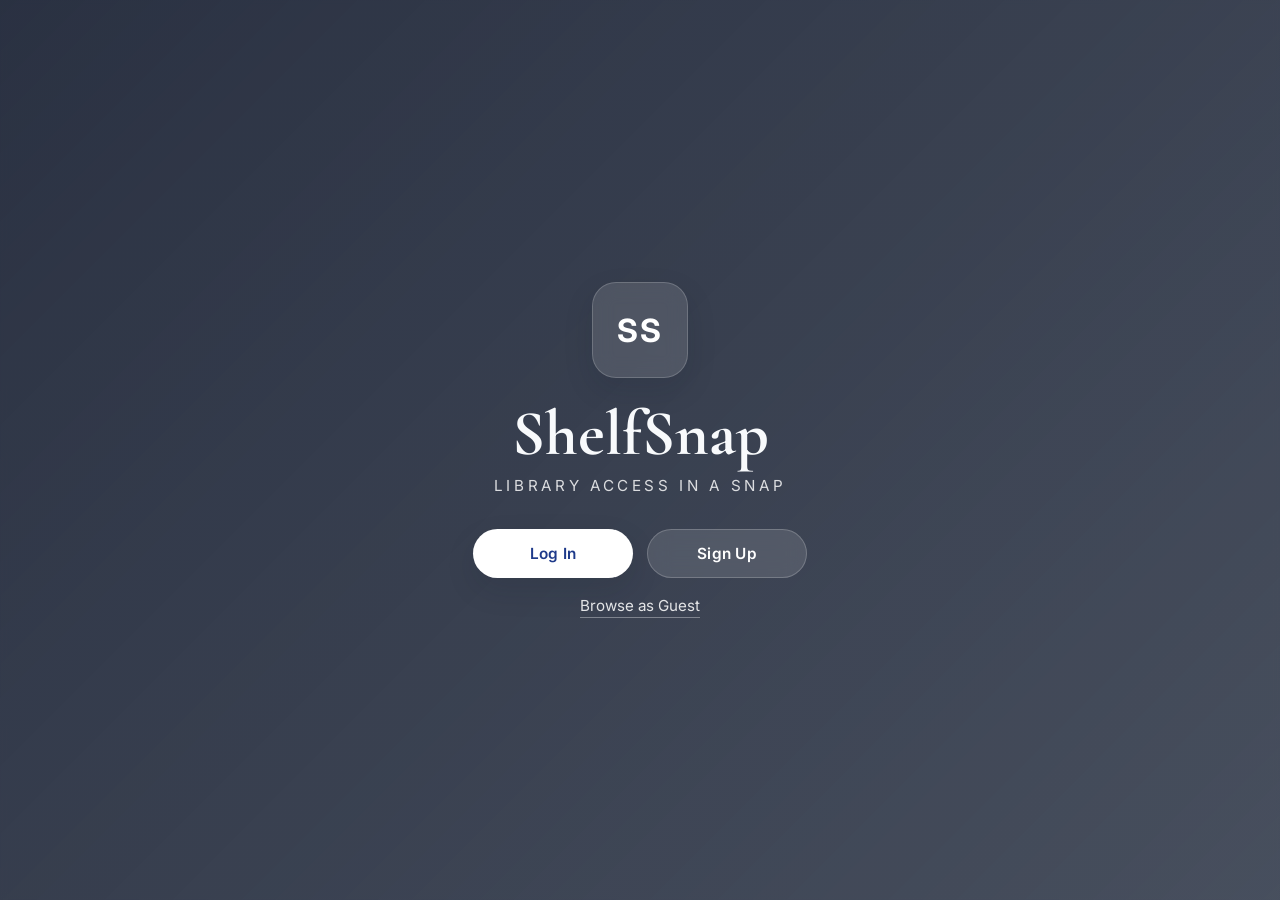
<file: index.html>
<!DOCTYPE html>
<html lang="en">
<head>
  <meta charset="UTF-8" />
  <meta name="viewport" content="width=device-width, initial-scale=1.0" />
  <title>ShelfSnap</title>

  <link rel="preconnect" href="https://fonts.googleapis.com" />
  <link rel="preconnect" href="https://fonts.gstatic.com" crossorigin />
  <link
    href="https://fonts.googleapis.com/css2?family=Cormorant+Garamond:wght@600;700&family=Inter:wght@400;500;600;700&display=swap"
    rel="stylesheet"
  />

  <link rel="stylesheet" href="style.css" />
</head>
<body>
  <!-- LANDING PAGE -->
  <section class="page active" id="landingPage">
    <div class="overlay"></div>

    <div class="landing-shell">
      <div class="brand-badge">SS</div>

      <h1 class="brand-title">ShelfSnap</h1>
      <p class="brand-subtitle">library access in a snap</p>

      <div class="landing-actions">
        <button type="button" class="primary-btn" onclick="showPage('loginPage')">Log In</button>
        <button type="button" class="secondary-btn" onclick="showPage('signupPage')">Sign Up</button>
      </div>

      <a href="#" class="guest-link">Browse as Guest</a>
    </div>
  </section>

  <!-- LOGIN PAGE -->
  <section class="page" id="loginPage">
    <div class="overlay"></div>

    <div class="auth-page">
      <a href="#" class="back-link" onclick="showPage('landingPage'); return false;">&#8592;</a>

      <div class="auth-brand">
        <span class="auth-brand-label">Library Management Portal</span>
        <h1>ShelfSnap</h1>
        <p>Sign in to continue to your account</p>
      </div>

      <div class="auth-card login-card">
        <div class="card-header">
          <h2>Welcome Back</h2>
          <p>Access your library dashboard securely.</p>
        </div>

        <form class="auth-form" onsubmit="checkLogin(event)">
          <div class="input-group">
            <label for="loginEmail">Email</label>
            <input type="email" id="loginEmail" placeholder="Enter your email" required />
          </div>

          <div class="input-group">
            <label for="loginPassword">Password</label>
            <input type="password" id="loginPassword" placeholder="Enter your password" required />
          </div>

          <div id="loginError" class="error-message">Invalid email or password.</div>

          <div class="form-row">
            <label class="checkbox-inline">
              <input type="checkbox" id="rememberMe" />
              <span>Remember me</span>
            </label>

            <a href="#" class="text-link">Forgot password?</a>
          </div>

          <button type="submit" class="submit-btn">Log In</button>
        </form>
      </div>
    </div>
  </section>

  <!-- SIGNUP PAGE -->
  <section class="page" id="signupPage">
    <div class="signup-layout">
      <div class="signup-visual">
        <div class="overlay"></div>

        <a href="#" class="back-link visual-back" onclick="showPage('landingPage'); return false;">&#8592;</a>

        <div class="signup-visual-content">
          <span class="auth-brand-label">Create your account</span>
          <h1>ShelfSnap</h1>
          <p>
            Join the platform and get organized access to borrowing, catalog browsing,
            and account services.
          </p>
        </div>
      </div>

      <div class="signup-panel">
        <div class="auth-card signup-card">
          <div class="card-header">
            <h2>Create Account</h2>
            <p>Fill in your details to register.</p>
          </div>

          <form id="signupForm" class="auth-form" onsubmit="checkSignup(event)">
            <div class="input-group">
              <label for="signupUserType">User Type</label>
              <select id="signupUserType" required>
                <option value="" disabled selected>Select user type</option>
                <option value="student">Student</option>
                <option value="admin">Admin</option>
                <option value="faculty">Faculty</option>
                <option value="librarian">Librarian</option>
              </select>
            </div>

            <div class="name-grid">
              <div class="input-group">
                <label for="surname">Surname</label>
                <input type="text" id="surname" placeholder="Enter surname" required />
              </div>

              <div class="input-group">
                <label for="firstname">First Name</label>
                <input type="text" id="firstname" placeholder="Enter first name" required />
              </div>

              <div class="input-group full-width">
                <label for="middlename">Middle Name</label>
                <input type="text" id="middlename" placeholder="Enter middle name (optional)" />
              </div>
            </div>

            <div class="input-group">
              <label for="signupEmail">Email</label>
              <input type="email" id="signupEmail" placeholder="Enter your email" required />
            </div>

            <div class="input-group">
              <label for="signupPassword">Password</label>
              <input type="password" id="signupPassword" placeholder="Create password" required />
            </div>

            <div class="input-group">
              <label for="signupRePassword">Confirm Password</label>
              <input type="password" id="signupRePassword" placeholder="Re-enter password" required />
            </div>

            <div id="emailError" class="error-message">Email is already taken.</div>
            <div id="passwordError" class="error-message">Passwords do not match.</div>

            <div class="checkbox-stack">
              <label class="checkbox-inline">
                <input type="checkbox" id="termsCheck" />
                <span>I have read and agree to the Terms of Service</span>
              </label>

              <label class="checkbox-inline">
                <input type="checkbox" id="privacyCheck" required />
                <span>I agree to the Data Privacy Policy</span>
              </label>
            </div>

            <button type="submit" class="submit-btn">Create Account</button>
          </form>
        </div>
      </div>
    </div>
  </section>

  <!-- TERMS MODAL -->
  <div class="modal-overlay" id="termsModal">
    <div class="terms-modal">
      <button class="close-modal" type="button" onclick="closeModal('termsModal')">&times;</button>

      <div class="modal-header">
        <h3>Terms of Service</h3>
        <p>Please review the terms before continuing.</p>
      </div>

      <div class="terms-content">
        <p><strong>1. User Eligibility</strong></p>
        <p>
          ShelfSnap is intended for students, faculty, university staff, approved alumni,
          and visitors with limited access. Users must provide accurate information during registration.
        </p>

        <p><strong>2. Appropriate Use</strong></p>
        <p>
          The platform must be used for academic, research, and library-related purposes only.
          Users must not disrupt, misuse, or attempt unauthorized access to the system.
        </p>

        <p><strong>3. Account Responsibility</strong></p>
        <p>
          You are responsible for maintaining the confidentiality of your account credentials
          and for activities performed under your account.
        </p>

        <p><strong>4. Privacy and Data Handling</strong></p>
        <p>
          ShelfSnap may collect and process account information needed to provide library services,
          maintain system security, and improve user experience.
        </p>

        <p><strong>5. Service Access</strong></p>
        <p>
          Access may be limited, suspended, or revoked in cases of policy violations,
          misuse, or administrative restriction.
        </p>
      </div>

      <button class="agree-btn" type="button" onclick="agreeTerms()">Agree and Continue</button>
    </div>
  </div>

  <script src="script.js"></script>
</body>
</html>
</file>
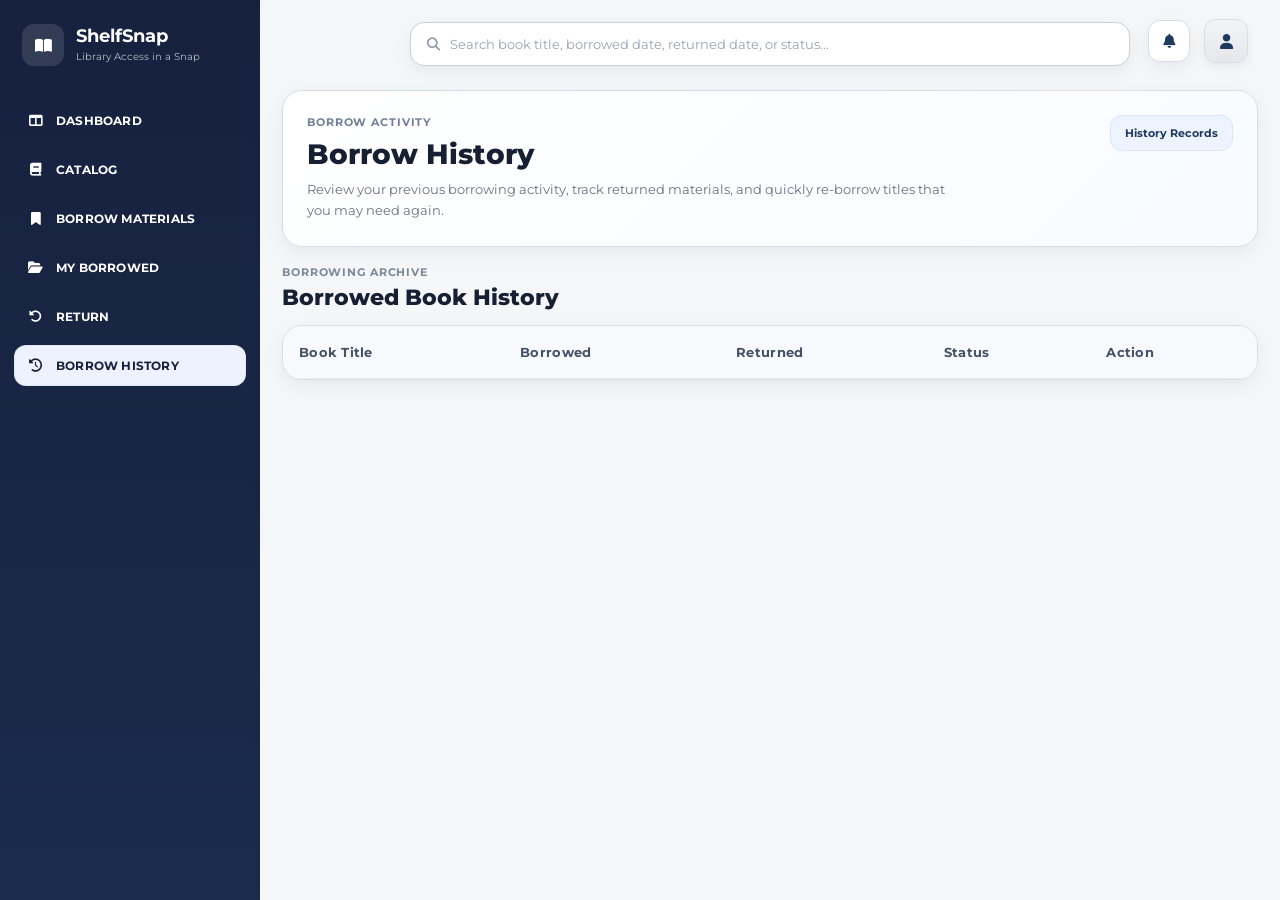
<file: student-borrow-history.html>
<!DOCTYPE html>
<html lang="en">
<head>
  <meta charset="UTF-8" />
  <meta name="viewport" content="width=device-width, initial-scale=1.0" />
  <title>ShelfSnap - Borrow History</title>

  <link rel="preconnect" href="https://fonts.googleapis.com">
  <link rel="preconnect" href="https://fonts.gstatic.com" crossorigin>
  <link
    href="https://fonts.googleapis.com/css2?family=Montserrat:wght@400;500;600;700;800&display=swap"
    rel="stylesheet"
  />
  <link
    rel="stylesheet"
    href="https://cdnjs.cloudflare.com/ajax/libs/font-awesome/6.5.2/css/all.min.css"
  />
  <script src="global.js"></script>
  <link rel="stylesheet" href="student-borrow-history.css" />
</head>
<body>
  <div class="dashboard-layout">
    <aside class="sidebar">
      <div class="brand">
        <div class="brand-logo">
          <i class="fa-solid fa-book-open"></i>
        </div>
        <div class="brand-text">
          <h1>ShelfSnap</h1>
          <p>Library Access in a Snap</p>
        </div>
      </div>

      <nav class="sidebar-nav">
        <a href="student-dashboard.html" class="nav-item">
          <i class="fa-solid fa-table-columns"></i>
          <span>DASHBOARD</span>
        </a>

        <a href="student-catalog.html" class="nav-item">
          <i class="fa-solid fa-book"></i>
          <span>CATALOG</span>
        </a>

        <a href="student-borrow-materials.html" class="nav-item">
          <i class="fa-solid fa-bookmark"></i>
          <span>BORROW MATERIALS</span>
        </a>

        <a href="student-my-borrowed.html" class="nav-item">
          <i class="fa-solid fa-folder-open"></i>
          <span>MY BORROWED</span>
        </a>

        <a href="student-return.html" class="nav-item">
          <i class="fa-solid fa-rotate-left"></i>
          <span>RETURN</span>
        </a>

        <a href="student-borrow-history.html" class="nav-item active">
          <i class="fa-solid fa-clock-rotate-left"></i>
          <span>BORROW HISTORY</span>
        </a>
      </nav>
    </aside>

    <main class="main-content">
      <header class="topbar">
        <div class="search-wrapper">
          <i class="fa-solid fa-magnifying-glass search-icon"></i>
          <input
            type="text"
            id="searchInput"
            placeholder="Search book title, borrowed date, returned date, or status..."
          />
        </div>

        <div class="top-icons">
          <button class="icon-btn" type="button" aria-label="Notifications">
            <i class="fa-solid fa-bell"></i>
            <button class="icon-btn profile-btn" id="profileBtn" type="button" aria-label="Open profile">
  <span class="profile-thumb">
    <i class="fa-solid fa-user"></i>
  </span>
</button>
          </button>

        </div>
      </header>

      <section class="content-area">
        <section class="hero-panel">
          <div class="hero-copy">
            <p class="eyebrow">Borrow Activity</p>
            <h2>Borrow History</h2>
            <p class="hero-description">
              Review your previous borrowing activity, track returned materials,
              and quickly re-borrow titles that you may need again.
            </p>
          </div>

          <div class="hero-badge">
            <span>History Records</span>
          </div>
        </section>

        <section class="history-section">
          <div class="section-header">
            <div>
              <p class="section-label">Borrowing Archive</p>
              <h2>Borrowed Book History</h2>
            </div>
          </div>

          <div class="history-card">
            <div class="history-table-wrap">
              <table class="history-table">
                <thead>
                  <tr>
                    <th>Book Title</th>
                    <th>Borrowed</th>
                    <th>Returned</th>
                    <th>Status</th>
                    <th>Action</th>
                  </tr>
                </thead>

                <tbody id="historyTableBody">
                  <tr class="history-row"
                      data-title="He's Into Her"
                      data-borrowed="3/29/26"
                      data-returned="------"
                      data-status="Return Pending">
                    <td>He's Into Her</td>
                    <td>3/29/26</td>
                    <td>------</td>
                    <td><span class="status-badge pending">Return Pending</span></td>
                    <td><span class="action-placeholder">------</span></td>
                  </tr>

                  <tr class="history-row"
                      data-title="The Great Gatsby"
                      data-borrowed="3/20/26"
                      data-returned="3/21/26"
                      data-status="Returned">
                    <td>The Great Gatsby</td>
                    <td>3/20/26</td>
                    <td>3/21/26</td>
                    <td><span class="status-badge returned">Returned</span></td>
                    <td><button class="reborrow-btn" type="button">Re-borrow</button></td>
                  </tr>

                  <tr class="history-row"
                      data-title="To Kill a Mockingbird"
                      data-borrowed="3/15/26"
                      data-returned="3/20/26"
                      data-status="Returned Late">
                    <td>To Kill a Mockingbird</td>
                    <td>3/15/26</td>
                    <td>3/20/26</td>
                    <td><span class="status-badge returned-late">Returned Late</span></td>
                    <td><button class="reborrow-btn" type="button">Re-borrow</button></td>
                  </tr>

                  <tr class="history-row"
                      data-title="Atomic Habits"
                      data-borrowed="3/07/26"
                      data-returned="3/09/26"
                      data-status="Returned">
                    <td>Atomic Habits</td>
                    <td>3/07/26</td>
                    <td>3/09/26</td>
                    <td><span class="status-badge returned">Returned</span></td>
                    <td><button class="reborrow-btn" type="button">Re-borrow</button></td>
                  </tr>

                  <tr class="history-row"
                      data-title="The Psychology of Money"
                      data-borrowed="2/28/26"
                      data-returned="3/01/26"
                      data-status="Returned">
                    <td>The Psychology of Money</td>
                    <td>2/28/26</td>
                    <td>3/01/26</td>
                    <td><span class="status-badge returned">Returned</span></td>
                    <td><button class="reborrow-btn" type="button">Re-borrow</button></td>
                  </tr>

                  <tr class="history-row"
                      data-title="Rich Dad Poor Dad"
                      data-borrowed="2/20/26"
                      data-returned="2/23/26"
                      data-status="Returned Late">
                    <td>Rich Dad Poor Dad</td>
                    <td>2/20/26</td>
                    <td>2/23/26</td>
                    <td><span class="status-badge returned-late">Returned Late</span></td>
                    <td><button class="reborrow-btn" type="button">Re-borrow</button></td>
                  </tr>

                  <tr class="history-row"
                      data-title="The Hobbit"
                      data-borrowed="2/18/26"
                      data-returned="2/20/26"
                      data-status="Returned">
                    <td>The Hobbit</td>
                    <td>2/18/26</td>
                    <td>2/20/26</td>
                    <td><span class="status-badge returned">Returned</span></td>
                    <td><button class="reborrow-btn" type="button">Re-borrow</button></td>
                  </tr>

                  <tr class="history-row"
                      data-title="Harry Potter and the Sorcerer's Stone"
                      data-borrowed="2/14/26"
                      data-returned="2/15/26"
                      data-status="Returned">
                    <td>Harry Potter and the Sorcerer's Stone</td>
                    <td>2/14/26</td>
                    <td>2/15/26</td>
                    <td><span class="status-badge returned">Returned</span></td>
                    <td><button class="reborrow-btn" type="button">Re-borrow</button></td>
                  </tr>
                </tbody>
              </table>

              <p class="empty-state hidden" id="emptyState">No borrow history found.</p>
            </div>
          </div>
        </section>
      </section>
    </main>
  </div>

  <div class="modal hidden" id="successModal">
    <div class="modal-content">
      <div class="check-icon">
        <i class="fa-solid fa-check"></i>
      </div>
      <p id="modalMessage">Success message here</p>
    </div>
  </div>

  <div class="profile-modal-overlay hidden" id="profileModalOverlay">
  <div class="profile-modal">
    <button class="profile-modal-close" id="closeProfileModal" type="button">&times;</button>

    <div class="profile-modal-header">
      <div>
        <p class="section-label">Student Profile</p>
        <h2>Manage your personal information</h2>
        <p class="profile-modal-subtext">
          Review and update your details without leaving the dashboard.
        </p>
      </div>

      <div class="profile-mini-stats">
        <div class="profile-mini-card">
          <span>Profile Status</span>
          <strong>Active</strong>
        </div>
        <div class="profile-mini-card">
          <span>User Type</span>
          <strong>Student</strong>
        </div>
      </div>
    </div>

    <div class="profile-shell">
      <div class="profile-tabs">
        <button class="tab-btn active" data-tab="personal" type="button">Personal Information</button>
        <button class="tab-btn" data-tab="account" type="button">Account Settings</button>
      </div>

      <div class="tab-panel active" id="personalTab">
        <div class="profile-card">
          <div class="profile-cover"></div>

          <div class="profile-head">
            <div class="profile-avatar">
              <span class="avatar-inner">
                <i class="fa-solid fa-user"></i>
              </span>
            </div>

            <div class="profile-identity">
              <h3>Dela Cruz, Juan S.</h3>
              <p>juandelacruz@example.com</p>
              <span class="profile-badge">Student Account</span>
            </div>
          </div>

          <div class="profile-section">
            <div class="section-heading">
              <p class="section-label">Main Details</p>
              <h3>Personal Information</h3>
            </div>

            <div class="form-grid">
              <div class="input-group">
                <label for="firstName">First Name</label>
                <input id="firstName" type="text" value="Juan" />
              </div>

              <div class="input-group">
                <label for="surname">Surname</label>
                <input id="surname" type="text" value="Dela Cruz" />
              </div>

              <div class="input-group">
                <label for="middleName">Middle Name</label>
                <input id="middleName" type="text" value="Santos" />
              </div>

              <div class="input-group">
                <label for="userType">User Type</label>
                <input id="userType" type="text" value="Student" disabled />
              </div>

              <div class="input-group full">
                <label for="email">Email Address</label>
                <input id="email" type="email" value="juandelacruz@example.com" />
              </div>
            </div>
          </div>

          <div class="profile-actions">
            <button type="button" class="btn btn-secondary" id="cancelProfileBtn">Cancel</button>
            <button type="button" class="btn btn-primary">Save Changes</button>
          </div>
        </div>
      </div>

      <div class="tab-panel" id="accountTab">
        <div class="profile-card">
          <div class="settings-grid">
            <div class="settings-box">
              <p class="section-label">Security</p>
              <h3>Password</h3>
              <p class="settings-text">
                Keep your account secure by updating your password regularly.
              </p>
              <button type="button" class="btn btn-primary small">Change Password</button>
            </div>

            <div class="settings-box">
              <p class="section-label">Preferences</p>
              <h3>Notifications</h3>
              <p class="settings-text">
                Manage alerts related to borrowed books, due dates, and profile activity.
              </p>
              <button type="button" class="btn btn-secondary small">Manage Alerts</button>
            </div>
          </div>
        </div>
      </div>
    </div>
  </div>
</div>

  <script src="student-borrow-history.js"></script>
</body>
</html>
</file>
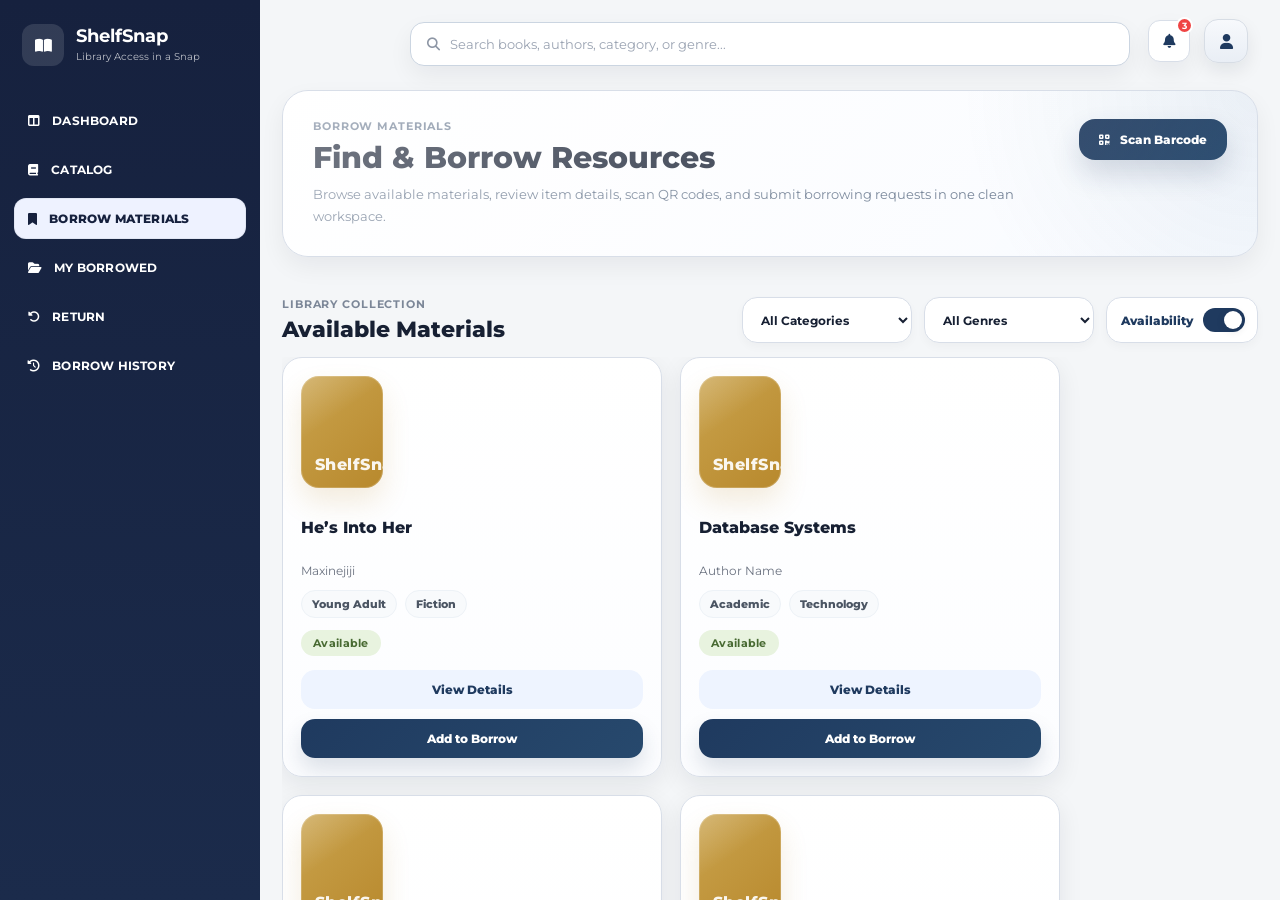
<file: student-borrow-materials.html>
<!DOCTYPE html>
<html lang="en">
<head>
  <meta charset="UTF-8" />
  <meta name="viewport" content="width=device-width, initial-scale=1.0" />
  <title>Borrow Materials - ShelfSnap</title>

  <link rel="preconnect" href="https://fonts.googleapis.com" />
  <link rel="preconnect" href="https://fonts.gstatic.com" crossorigin />
  <link
    href="https://fonts.googleapis.com/css2?family=Montserrat:wght@400;500;600;700;800&display=swap"
    rel="stylesheet"
  />
  <link
    rel="stylesheet"
    href="https://cdnjs.cloudflare.com/ajax/libs/font-awesome/6.5.2/css/all.min.css"
  />
  <script src="global.js"></script>
  <link rel="stylesheet" href="student-borrow-materials.css" />
  <script defer src="student-borrow-materials.js"></script>
</head>
<body>
  <div class="dashboard-layout">
    <aside class="sidebar">
      <div class="brand">
        <div class="brand-logo">
          <i class="fa-solid fa-book-open"></i>
        </div>
        <div class="brand-text">
          <h1>ShelfSnap</h1>
          <p>Library Access in a Snap</p>
        </div>
      </div>

      <nav class="sidebar-nav">
        <a href="student-dashboard.html" class="nav-item">
          <i class="fa-solid fa-table-columns"></i>
          <span>DASHBOARD</span>
        </a>

        <a href="student-catalog.html" class="nav-item">
          <i class="fa-solid fa-book"></i>
          <span>CATALOG</span>
        </a>

        <a href="student-borrow-materials.html" class="nav-item active">
          <i class="fa-solid fa-bookmark"></i>
          <span>BORROW MATERIALS</span>
        </a>

        <a href="student-my-borrowed.html" class="nav-item">
          <i class="fa-solid fa-folder-open"></i>
          <span>MY BORROWED</span>
        </a>

        <a href="student-return.html" class="nav-item">
          <i class="fa-solid fa-rotate-left"></i>
          <span>RETURN</span>
        </a>

        <a href="student-borrow-history.html" class="nav-item">
          <i class="fa-solid fa-clock-rotate-left"></i>
          <span>BORROW HISTORY</span>
        </a>
      </nav>
    </aside>

    <main class="main-content">
      <header class="topbar">
        <div class="search-wrapper">
          <i class="fa-solid fa-magnifying-glass search-icon"></i>
          <input
            type="text"
            id="searchInput"
            placeholder="Search books, authors, category, or genre..."
          />
        </div>

        <div class="top-icons">
          <button class="icon-btn" id="bellBtn" type="button" aria-label="Notifications">
            <i class="fa-solid fa-bell"></i>
            <span class="notif-badge" id="notifCount">3</span>
          </button>

          <div class="profile-wrapper">
            <button class="icon-btn profile-btn" id="profileBtn" type="button" aria-label="Open profile">
              <span class="profile-thumb">
                <i class="fa-solid fa-user"></i>
              </span>
            </button>

            <div class="profile-popup hidden" id="profilePopup">
              <div class="profile-popup-header">
                <div class="profile-avatar-small">
                  <i class="fa-solid fa-user"></i>
                </div>
                <div class="profile-popup-user">
                  <h3>Dela Cruz, Juan S.</h3>
                  <p>juandelacruz@example.com</p>
                </div>
              </div>

              <div class="profile-popup-body">
                <div class="info-row">
                  <span>Student No.</span>
                  <strong>2024-00125</strong>
                </div>
                <div class="info-row">
                  <span>Program</span>
                  <strong>BS Information Technology</strong>
                </div>
                <div class="info-row">
                  <span>Status</span>
                  <strong class="status-active">Active</strong>
                </div>
              </div>

              <div class="profile-popup-actions">
                <a href="student-profile.html" class="popup-link">View Profile</a>
                <a href="index.html" class="popup-link logout-link">Log Out</a>
              </div>
            </div>
          </div>
        </div>

        <div class="notif-popup hidden" id="notifPopup">
          <div class="notif-header">
            <h3>Notifications</h3>
            <button id="markAllReadBtn" type="button">Mark all as read</button>
          </div>

          <div class="notif-list">
            <div class="notif-item unread">
              <p>Your borrow request was submitted successfully.</p>
              <span>Today</span>
            </div>

            <div class="notif-item unread">
              <p>Your request is awaiting librarian approval.</p>
              <span>Today</span>
            </div>

            <div class="notif-item unread">
              <p>One material is ready for pickup.</p>
              <span>Today</span>
            </div>
          </div>
        </div>
      </header>

      <section class="content-area">
        <section class="hero-panel">
          <div class="hero-copy">
            <p class="eyebrow">Borrow Materials</p>
            <h2>Find & Borrow Resources</h2>
            <p class="hero-description">
              Browse available materials, review item details, scan QR codes, and submit
              borrowing requests in one clean workspace.
            </p>
          </div>

          <div class="hero-actions">
            <button class="scan-btn" id="openQrBtn" type="button">
              <i class="fa-solid fa-qrcode"></i>
              <span>Scan Barcode</span>
            </button>
          </div>
        </section>

        <section class="section-block">
          <div class="section-header section-header-stack">
            <div>
              <p class="section-label">Library Collection</p>
              <h2>Available Materials</h2>
            </div>

            <div class="filter-row">
              <select class="filter-control" id="categoryFilter">
                <option value="all">All Categories</option>
                <option value="fiction">Fiction</option>
                <option value="technology">Technology</option>
                <option value="programming">Programming</option>
                <option value="romance">Romance</option>
                <option value="finance">Finance</option>
                <option value="self-help">Self-Help</option>
              </select>

              <select class="filter-control" id="genreFilter">
                <option value="all">All Genres</option>
                <option value="academic">Academic</option>
                <option value="young-adult">Young Adult</option>
                <option value="fantasy">Fantasy</option>
                <option value="reference">Reference</option>
              </select>

              <label class="availability-filter">
                <span>Availability</span>
                <input type="checkbox" id="availableOnlyToggle" checked />
                <span class="toggle-slider"></span>
              </label>
            </div>
          </div>

          <div class="books-row" id="bookGrid">
            <div class="book-card" data-title="He's Into Her" data-author="Maxinejiji" data-category="fiction" data-genre="young-adult" data-status="available" data-id="mtrl-001" data-due="April 6, 2026">
              <div class="book-cover"></div>
              <div class="book-info">
                <h3>He’s Into Her</h3>
                <p>Maxinejiji</p>
                <div class="book-meta">
                  <span class="chip">Young Adult</span>
                  <span class="chip">Fiction</span>
                </div>
                <span class="status available">Available</span>
              </div>
              <div class="book-actions">
                <button class="card-btn secondary view-details-btn" type="button">View Details</button>
                <button class="card-btn primary add-borrow-btn" type="button">Add to Borrow</button>
              </div>
            </div>

            <div class="book-card" data-title="Database Systems" data-author="Author Name" data-category="technology" data-genre="academic" data-status="available" data-id="mtrl-002" data-due="April 6, 2026">
              <div class="book-cover"></div>
              <div class="book-info">
                <h3>Database Systems</h3>
                <p>Author Name</p>
                <div class="book-meta">
                  <span class="chip">Academic</span>
                  <span class="chip">Technology</span>
                </div>
                <span class="status available">Available</span>
              </div>
              <div class="book-actions">
                <button class="card-btn secondary view-details-btn" type="button">View Details</button>
                <button class="card-btn primary add-borrow-btn" type="button">Add to Borrow</button>
              </div>
            </div>

            <div class="book-card" data-title="Introduction to Java" data-author="J. Programmer" data-category="programming" data-genre="reference" data-status="checked-out" data-id="mtrl-003" data-due="Unavailable">
              <div class="book-cover"></div>
              <div class="book-info">
                <h3>Introduction to Java</h3>
                <p>J. Programmer</p>
                <div class="book-meta">
                  <span class="chip">Reference</span>
                  <span class="chip">Programming</span>
                </div>
                <span class="status checked-out">Checked Out</span>
              </div>
              <div class="book-actions">
                <button class="card-btn secondary view-details-btn" type="button">View Details</button>
                <button class="card-btn primary add-borrow-btn" type="button" disabled>Add to Borrow</button>
              </div>
            </div>

            <div class="book-card" data-title="Harry Potter" data-author="J.K. Rowling" data-category="fiction" data-genre="fantasy" data-status="available" data-id="mtrl-004" data-due="April 6, 2026">
              <div class="book-cover"></div>
              <div class="book-info">
                <h3>Harry Potter</h3>
                <p>J.K. Rowling</p>
                <div class="book-meta">
                  <span class="chip">Fantasy</span>
                  <span class="chip">Fiction</span>
                </div>
                <span class="status available">Available</span>
              </div>
              <div class="book-actions">
                <button class="card-btn secondary view-details-btn" type="button">View Details</button>
                <button class="card-btn primary add-borrow-btn" type="button">Add to Borrow</button>
              </div>
            </div>

            <div class="book-card" data-title="Clean Code" data-author="Robert C. Martin" data-category="programming" data-genre="reference" data-status="available" data-id="mtrl-005" data-due="April 6, 2026">
              <div class="book-cover"></div>
              <div class="book-info">
                <h3>Clean Code</h3>
                <p>Robert C. Martin</p>
                <div class="book-meta">
                  <span class="chip">Programming</span>
                  <span class="chip">Best Practice</span>
                </div>
                <span class="status available">Available</span>
              </div>
              <div class="book-actions">
                <button class="card-btn secondary view-details-btn" type="button">View Details</button>
                <button class="card-btn primary add-borrow-btn" type="button">Add to Borrow</button>
              </div>
            </div>

            <div class="book-card" data-title="Artificial Intelligence Basics" data-author="Tom Taulli" data-category="technology" data-genre="academic" data-status="available" data-id="mtrl-006" data-due="April 6, 2026">
              <div class="book-cover"></div>
              <div class="book-info">
                <h3>Artificial Intelligence Basics</h3>
                <p>Tom Taulli</p>
                <div class="book-meta">
                  <span class="chip">AI</span>
                  <span class="chip">Technology</span>
                </div>
                <span class="status available">Available</span>
              </div>
              <div class="book-actions">
                <button class="card-btn secondary view-details-btn" type="button">View Details</button>
                <button class="card-btn primary add-borrow-btn" type="button">Add to Borrow</button>
              </div>
            </div>

            <div class="book-card" data-title="Atomic Habits" data-author="James Clear" data-category="self-help" data-genre="reference" data-status="available" data-id="mtrl-007" data-due="April 6, 2026">
              <div class="book-cover"></div>
              <div class="book-info">
                <h3>Atomic Habits</h3>
                <p>James Clear</p>
                <div class="book-meta">
                  <span class="chip">Self-Help</span>
                  <span class="chip">Productivity</span>
                </div>
                <span class="status available">Available</span>
              </div>
              <div class="book-actions">
                <button class="card-btn secondary view-details-btn" type="button">View Details</button>
                <button class="card-btn primary add-borrow-btn" type="button">Add to Borrow</button>
              </div>
            </div>

            <div class="book-card" data-title="Rich Dad Poor Dad" data-author="Robert Kiyosaki" data-category="finance" data-genre="reference" data-status="available" data-id="mtrl-008" data-due="April 6, 2026">
              <div class="book-cover"></div>
              <div class="book-info">
                <h3>Rich Dad Poor Dad</h3>
                <p>Robert Kiyosaki</p>
                <div class="book-meta">
                  <span class="chip">Finance</span>
                  <span class="chip">Business</span>
                </div>
                <span class="status available">Available</span>
              </div>
              <div class="book-actions">
                <button class="card-btn secondary view-details-btn" type="button">View Details</button>
                <button class="card-btn primary add-borrow-btn" type="button">Add to Borrow</button>
              </div>
            </div>

            <div class="book-card" data-title="The Great Gatsby" data-author="F. Scott Fitzgerald" data-category="fiction" data-genre="reference" data-status="available" data-id="mtrl-009" data-due="April 6, 2026">
              <div class="book-cover"></div>
              <div class="book-info">
                <h3>The Great Gatsby</h3>
                <p>F. Scott Fitzgerald</p>
                <div class="book-meta">
                  <span class="chip">Classic</span>
                  <span class="chip">Fiction</span>
                </div>
                <span class="status available">Available</span>
              </div>
              <div class="book-actions">
                <button class="card-btn secondary view-details-btn" type="button">View Details</button>
                <button class="card-btn primary add-borrow-btn" type="button">Add to Borrow</button>
              </div>
            </div>

            <div class="book-card" data-title="To Kill a Mockingbird" data-author="Harper Lee" data-category="fiction" data-genre="reference" data-status="available" data-id="mtrl-010" data-due="April 6, 2026">
              <div class="book-cover"></div>
              <div class="book-info">
                <h3>To Kill a Mockingbird</h3>
                <p>Harper Lee</p>
                <div class="book-meta">
                  <span class="chip">Classic</span>
                  <span class="chip">Drama</span>
                </div>
                <span class="status available">Available</span>
              </div>
              <div class="book-actions">
                <button class="card-btn secondary view-details-btn" type="button">View Details</button>
                <button class="card-btn primary add-borrow-btn" type="button">Add to Borrow</button>
              </div>
            </div>

            <div class="book-card" data-title="The Hobbit" data-author="J.R.R. Tolkien" data-category="fiction" data-genre="fantasy" data-status="available" data-id="mtrl-011" data-due="April 6, 2026">
              <div class="book-cover"></div>
              <div class="book-info">
                <h3>The Hobbit</h3>
                <p>J.R.R. Tolkien</p>
                <div class="book-meta">
                  <span class="chip">Fantasy</span>
                  <span class="chip">Adventure</span>
                </div>
                <span class="status available">Available</span>
              </div>
              <div class="book-actions">
                <button class="card-btn secondary view-details-btn" type="button">View Details</button>
                <button class="card-btn primary add-borrow-btn" type="button">Add to Borrow</button>
              </div>
            </div>

            <div class="book-card" data-title="Data Structures and Algorithms" data-author="Mark Allen Weiss" data-category="programming" data-genre="academic" data-status="available" data-id="mtrl-012" data-due="April 6, 2026">
              <div class="book-cover"></div>
              <div class="book-info">
                <h3>Data Structures and Algorithms</h3>
                <p>Mark Allen Weiss</p>
                <div class="book-meta">
                  <span class="chip">Programming</span>
                  <span class="chip">Academic</span>
                </div>
                <span class="status available">Available</span>
              </div>
              <div class="book-actions">
                <button class="card-btn secondary view-details-btn" type="button">View Details</button>
                <button class="card-btn primary add-borrow-btn" type="button">Add to Borrow</button>
              </div>
            </div>
          </div>

          <div class="empty-state hidden" id="emptyState">
            <i class="fa-regular fa-folder-open"></i>
            <p>No materials matched your search or filters.</p>
          </div>
        </section>

        <section class="selection-panel" id="selectionPanel">
          <div class="selection-header">
            <div>
              <p class="section-label">Borrow Request</p>
              <h2>Selected for Borrowing</h2>
            </div>
            <span class="selection-count" id="selectedCountBadge">0 selected</span>
          </div>

          <p class="selection-description">
            The following books are selected for borrowing. Once your request is submitted,
            the library staff will review your request and approve accordingly.
          </p>

          <div class="selected-list" id="selectedList">
            <div class="selected-empty" id="selectedEmpty">
              <i class="fa-regular fa-bookmark"></i>
              <p> No selected materials yet.</p>
            </div>
          </div>

          <p class="request-note hidden" id="requestNote">
            Your borrow request is successfully submitted.
          </p>

          <button class="process-request-btn" id="processBtn" type="button" disabled>
            PROCESS BORROW REQUEST (<span id="requestCount">0</span> ITEMS)
          </button>
        </section>
      </section>
    </main>
  </div>

  <div class="popup-overlay hidden" id="detailsOverlay">
    <div class="popup-card details-popup">
      <button class="popup-close" type="button" data-close="detailsOverlay">&times;</button>

      <div class="details-layout">
        <div class="details-cover"></div>

        <div class="details-content">
          <p class="section-label">Material Details</p>
          <h3 id="detailsTitle">Book Title</h3>
          <p class="details-author" id="detailsAuthor">Author Name</p>

          <div class="details-grid">
            <div class="details-box">
              <span>Material ID</span>
              <strong id="detailsId">mtrl-001</strong>
            </div>
            <div class="details-box">
              <span>Status</span>
              <strong id="detailsStatus">Available</strong>
            </div>
            <div class="details-box">
              <span>Category</span>
              <strong id="detailsCategory">Fiction</strong>
            </div>
            <div class="details-box">
              <span>Genre</span>
              <strong id="detailsGenre">Young Adult</strong>
            </div>
          </div>

          <p class="details-description">
            This material is available for student borrowing. Please review the borrowing
            terms before submitting your request.
          </p>

          <div class="popup-actions">
            <button class="popup-btn secondary" type="button" data-close="detailsOverlay">Close</button>
            <button class="popup-btn primary" type="button" id="detailsAddBtn">Add to Borrow</button>
          </div>
        </div>
      </div>
    </div>
  </div>

  <div class="popup-overlay hidden" id="requestSentOverlay">
    <div class="popup-card status-popup">
      <button class="popup-close" type="button" data-close="requestSentOverlay">&times;</button>

      <div class="popup-status-icon waiting">
        <i class="fa-regular fa-paper-plane"></i>
      </div>

      <h3>Request Sent Successfully!</h3>
      <div class="popup-copy">
        <p>Your request for the selected materials has been sent.</p>
        <p><strong>Pickup Status:</strong> Pending Librarian Approval.</p>
        <p class="popup-note">
          Please wait for the approval notification before visiting the circulation desk.
        </p>
      </div>

      <div class="popup-actions vertical">
        <a href="student-dashboard.html" class="popup-link-btn">BACK TO DASHBOARD</a>
        <a href="student-my-borrowed.html" class="popup-text-link">VIEW MY BORROWED</a>
      </div>
    </div>
  </div>

  <div class="popup-overlay hidden" id="approvedOverlay">
    <div class="popup-card status-popup">
      <button class="popup-close" type="button" data-close="approvedOverlay">&times;</button>

      <div class="popup-status-icon success">
        <i class="fa-solid fa-check"></i>
      </div>

      <h3>Request Approved</h3>
      <div class="popup-copy">
        <p>Your selected materials are now approved for pickup.</p>
        <p><strong>Pickup Status:</strong> Ready for pickup.</p>
        <p><strong>Borrow Duration:</strong> 7 days</p>
        <p><strong>Return Date:</strong> April 6, 2026</p>
      </div>

      <div class="popup-actions vertical">
        <a href="student-dashboard.html" class="popup-link-btn">BACK TO DASHBOARD</a>
        <a href="student-my-borrowed.html" class="popup-text-link">VIEW MY BORROWED</a>
      </div>
    </div>
  </div>

  <div class="popup-overlay hidden" id="qrOverlay">
    <div class="popup-card qr-popup">
      <button class="popup-close" type="button" data-close="qrOverlay">&times;</button>

      <h3>QR Reader</h3>
      <div class="qr-reader-box">
        <i class="fa-solid fa-qrcode"></i>
      </div>
      <p>Scan a QR code to find it in the system.</p>
    </div>
  </div>

  <div class="approval-toast hidden" id="approvalToast">
    <div class="toast-top">
      <span>BORROW REQUEST APPROVED</span>
      <button type="button" id="closeToastBtn">&times;</button>
    </div>
    <p>Your borrow request has been approved. Click for more details.</p>
  </div>
</body>
</html>
</file>
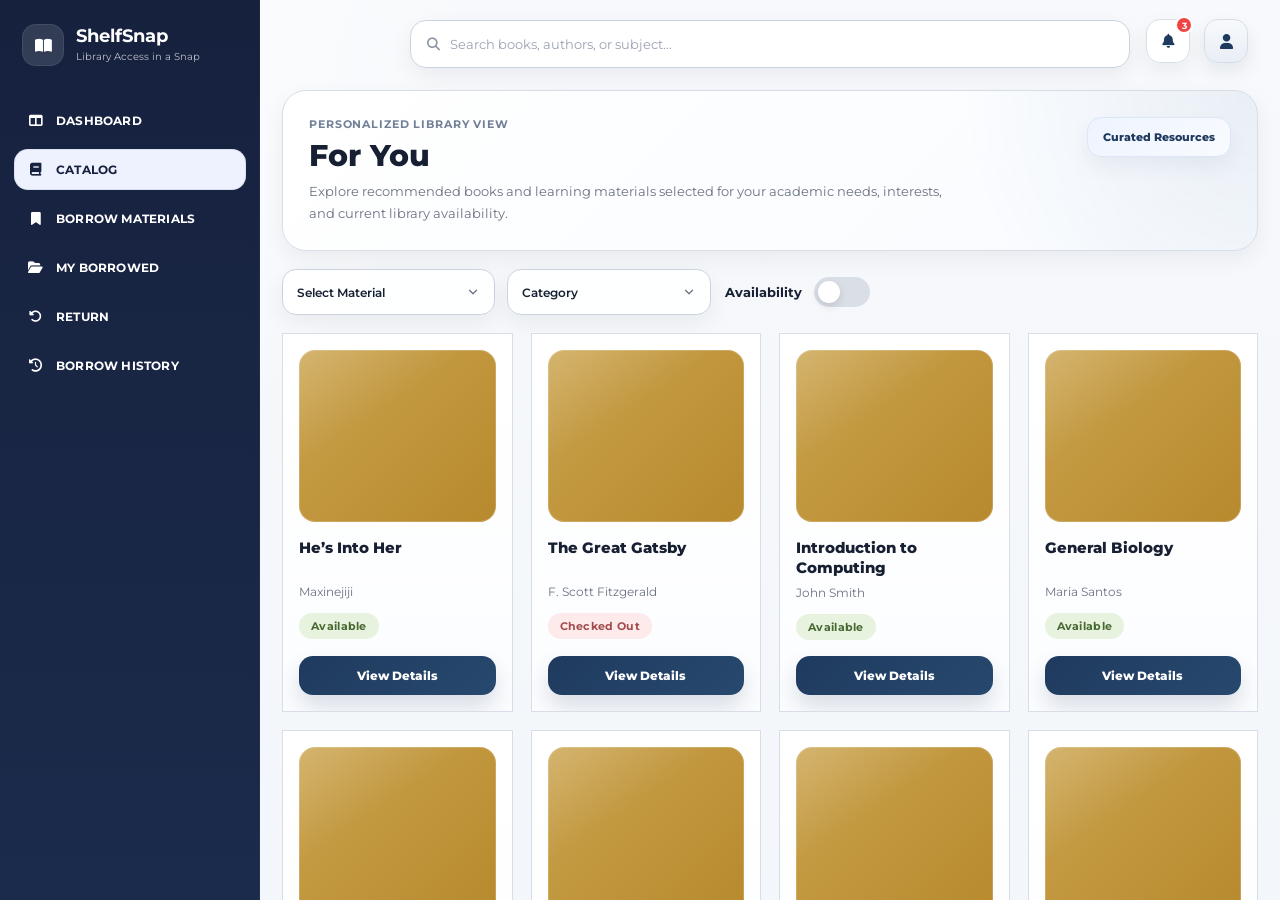
<file: student-catalog.html>
<!DOCTYPE html>
<html lang="en">
<head>
  <meta charset="UTF-8" />
  <meta name="viewport" content="width=device-width, initial-scale=1.0" />
  <title>Student Catalog - ShelfSnap</title>

  <link rel="preconnect" href="https://fonts.googleapis.com">
  <link rel="preconnect" href="https://fonts.gstatic.com" crossorigin>
  <link
    href="https://fonts.googleapis.com/css2?family=Montserrat:wght@400;500;600;700;800&display=swap"
    rel="stylesheet"
  />
  <link
    rel="stylesheet"
    href="https://cdnjs.cloudflare.com/ajax/libs/font-awesome/6.5.2/css/all.min.css"
  />
  <script src="global.js"></script>
  <link rel="stylesheet" href="student-catalog.css" />
</head>
<body>
  <div class="dashboard-layout">
    <aside class="sidebar">
      <div class="brand">
        <div class="brand-logo">
          <i class="fa-solid fa-book-open"></i>
        </div>
        <div class="brand-text">
          <h1>ShelfSnap</h1>
          <p>Library Access in a Snap</p>
        </div>
      </div>

      <nav class="sidebar-nav">
        <a href="student-dashboard.html" class="nav-item">
          <i class="fa-solid fa-table-columns"></i>
          <span>DASHBOARD</span>
        </a>

        <a href="student-catalog.html" class="nav-item active">
          <i class="fa-solid fa-book"></i>
          <span>CATALOG</span>
        </a>

        <a href="student-borrow-materials.html" class="nav-item">
          <i class="fa-solid fa-bookmark"></i>
          <span>BORROW MATERIALS</span>
        </a>

        <a href="student-my-borrowed.html" class="nav-item">
          <i class="fa-solid fa-folder-open"></i>
          <span>MY BORROWED</span>
        </a>

        <a href="student-return.html" class="nav-item">
          <i class="fa-solid fa-rotate-left"></i>
          <span>RETURN</span>
        </a>

        <a href="student-borrow-history.html" class="nav-item">
          <i class="fa-solid fa-clock-rotate-left"></i>
          <span>BORROW HISTORY</span>
        </a>
      </nav>
    </aside>

    <main class="main-content">
      <header class="topbar">
        <div class="search-wrapper">
          <i class="fa-solid fa-magnifying-glass search-icon"></i>
          <input
            type="text"
            id="searchInput"
            placeholder="Search books, authors, or subject..."
          />
        </div>

        <div class="top-icons">
          <button class="icon-btn bell-btn" id="bellBtn" type="button">
            <i class="fa-solid fa-bell"></i>
            <span class="notif-badge" id="notifCount">3</span>
          </button>

          <button class="icon-btn profile-btn" id="profileBtn" type="button" aria-label="Open profile">
  <span class="profile-thumb">
    <i class="fa-solid fa-user"></i>
  </span>
</button>
        </div>

        <div class="notif-popup hidden" id="notifPopup">
          <div class="notif-header">
            <h3>Notifications</h3>
            <button id="markAllReadBtn" type="button">Mark all as read</button>
          </div>

          <div class="notif-list">
            <div class="notif-item unread">
              <p><strong>New arrival:</strong> “Atomic Habits” is now available.</p>
              <span>Apr 8, 2026</span>
            </div>

            <div class="notif-item unread">
              <p><strong>Reminder:</strong> One of your borrowed materials is due soon.</p>
              <span>Apr 7, 2026</span>
            </div>

            <div class="notif-item unread">
              <p><strong>Update:</strong> New technology and science resources were added.</p>
              <span>Apr 6, 2026</span>
            </div>
          </div>
        </div>
      </header>

      <section class="content-area">
        <section class="hero-panel">
          <div class="hero-copy">
            <p class="eyebrow">Personalized Library View</p>
            <h2>For You</h2>
            <p class="hero-description">
              Explore recommended books and learning materials selected for your
              academic needs, interests, and current library availability.
            </p>
          </div>

          <div class="hero-badge">
            <span>Curated Resources</span>
          </div>
        </section>

        <section class="section-block">
          <div class="filters-bar">
            <select id="materialFilter">
              <option value="all">Select Material</option>
              <option value="book">Book</option>
              <option value="magazines">Magazines</option>
              <option value="newspapers">Newspapers</option>
              <option value="journals">Journals</option>
              <option value="ebooks">E-Books</option>
              <option value="theses">Theses</option>
              <option value="audio-visuals">Audio-Visuals</option>
              <option value="reference-materials">Reference Materials</option>
              <option value="comics">Comics</option>
              <option value="government-publications">Government Publications</option>
            </select>

            <select id="categoryFilter">
              <option value="all">Category</option>
              <option value="fiction">Fiction</option>
              <option value="non-fiction">Non-Fiction</option>
              <option value="science-technology">Science &amp; Technology</option>
              <option value="information-technology">Information Technology</option>
              <option value="business-management">Business Management</option>
              <option value="social-sciences">Social Sciences</option>
              <option value="arts-humanities">Arts &amp; Humanities</option>
              <option value="health-medicine">Health &amp; Medicine</option>
              <option value="education">Education</option>
              <option value="general-references">General References</option>
            </select>

            <div class="availability-toggle">
              <span>Availability</span>
              <label class="switch">
                <input type="checkbox" id="availabilityFilter" />
                <span class="slider"></span>
              </label>
            </div>
          </div>

          <div class="catalog-grid" id="catalogGrid">
            <div
              class="book-card"
              data-title="He's Into Her"
              data-author="Maxinejiji"
              data-category="fiction"
              data-material="book"
              data-status="available"
              data-date="March 2014"
              data-description="A popular young adult romance novel filled with humor, drama, and school-life moments."
            >
              <div class="book-cover"></div>
              <div class="book-info">
                <h3>He’s Into Her</h3>
                <p>Maxinejiji</p>
                <span class="status available">Available</span>
              </div>
              <button class="details-btn" type="button">View Details</button>
            </div>

            <div
              class="book-card"
              data-title="The Great Gatsby"
              data-author="F. Scott Fitzgerald"
              data-category="fiction"
              data-material="book"
              data-status="checked out"
              data-date="April 1925"
              data-description="A classic novel that explores wealth, love, and the American dream during the Jazz Age."
            >
              <div class="book-cover"></div>
              <div class="book-info">
                <h3>The Great Gatsby</h3>
                <p>F. Scott Fitzgerald</p>
                <span class="status checkedout">Checked Out</span>
              </div>
              <button class="details-btn" type="button">View Details</button>
            </div>

            <div
              class="book-card"
              data-title="Introduction to Computing"
              data-author="John Smith"
              data-category="information-technology"
              data-material="book"
              data-status="available"
              data-date="June 2019"
              data-description="A beginner-friendly material covering the fundamentals of computers, software, and digital systems."
            >
              <div class="book-cover"></div>
              <div class="book-info">
                <h3>Introduction to Computing</h3>
                <p>John Smith</p>
                <span class="status available">Available</span>
              </div>
              <button class="details-btn" type="button">View Details</button>
            </div>

            <div
              class="book-card"
              data-title="General Biology"
              data-author="Maria Santos"
              data-category="science-technology"
              data-material="journals"
              data-status="available"
              data-date="January 2021"
              data-description="A scientific resource that discusses the foundations of life science, cells, heredity, and ecosystems."
            >
              <div class="book-cover"></div>
              <div class="book-info">
                <h3>General Biology</h3>
                <p>Maria Santos</p>
                <span class="status available">Available</span>
              </div>
              <button class="details-btn" type="button">View Details</button>
            </div>

            <div
              class="book-card"
              data-title="Teaching Strategies Today"
              data-author="Angela Reyes"
              data-category="education"
              data-material="ebooks"
              data-status="available"
              data-date="August 2022"
              data-description="A practical guide for modern teaching methods, student engagement, and classroom strategies."
            >
              <div class="book-cover"></div>
              <div class="book-info">
                <h3>Teaching Strategies Today</h3>
                <p>Angela Reyes</p>
                <span class="status available">Available</span>
              </div>
              <button class="details-btn" type="button">View Details</button>
            </div>

            <div
              class="book-card"
              data-title="Modern Magazine"
              data-author="Editorial Team"
              data-category="arts-humanities"
              data-material="magazines"
              data-status="available"
              data-date="February 2024"
              data-description="A magazine collection featuring articles, stories, and current reads for students."
            >
              <div class="book-cover"></div>
              <div class="book-info">
                <h3>Modern Magazine</h3>
                <p>Editorial Team</p>
                <span class="status available">Available</span>
              </div>
              <button class="details-btn" type="button">View Details</button>
            </div>

            <div
              class="book-card"
              data-title="Database Systems"
              data-author="Ramon Cruz"
              data-category="information-technology"
              data-material="book"
              data-status="checked out"
              data-date="January 2020"
              data-description="A comprehensive guide to relational databases, SQL, and database design principles."
            >
              <div class="book-cover"></div>
              <div class="book-info">
                <h3>Database Systems</h3>
                <p>Ramon Cruz</p>
                <span class="status checkedout">Checked Out</span>
              </div>
              <button class="details-btn" type="button">View Details</button>
            </div>

            <div
              class="book-card"
              data-title="Physics Basics"
              data-author="Leo Navarro"
              data-category="science-technology"
              data-material="book"
              data-status="available"
              data-date="May 2018"
              data-description="An introductory book on motion, force, energy, and the basic laws of physics."
            >
              <div class="book-cover"></div>
              <div class="book-info">
                <h3>Physics Basics</h3>
                <p>Leo Navarro</p>
                <span class="status available">Available</span>
              </div>
              <button class="details-btn" type="button">View Details</button>
            </div>

            <div
              class="book-card"
              data-title="Creative Writing"
              data-author="Sofia Lim"
              data-category="arts-humanities"
              data-material="book"
              data-status="available"
              data-date="September 2021"
              data-description="A helpful guide for students learning storytelling, poetry, and expressive writing."
            >
              <div class="book-cover"></div>
              <div class="book-info">
                <h3>Creative Writing</h3>
                <p>Sofia Lim</p>
                <span class="status available">Available</span>
              </div>
              <button class="details-btn" type="button">View Details</button>
            </div>

            <div
              class="book-card"
              data-title="ShelfSnap User Guide"
              data-author="System Admin"
              data-category="information-technology"
              data-material="ebooks"
              data-status="available"
              data-date="March 2026"
              data-description="A user guide for navigating the ShelfSnap library system and its features."
            >
              <div class="book-cover"></div>
              <div class="book-info">
                <h3>ShelfSnap User Guide</h3>
                <p>System Admin</p>
                <span class="status available">Available</span>
              </div>
              <button class="details-btn" type="button">View Details</button>
            </div>
          </div>
        </section>
      </section>
    </main>
  </div>

  <div class="book-modal-overlay hidden" id="bookModalOverlay">
    <div class="book-modal">
      <button class="book-modal-close" id="closeBookModal" type="button">&times;</button>

      <div class="book-modal-left">
        <div class="book-modal-cover"></div>
        <span class="book-modal-status" id="modalStatus">Available</span>
        <button class="borrow-btn" id="borrowBtn" type="button">Borrow</button>
      </div>

      <div class="book-modal-right">
        <div class="book-modal-top">
          <div>
            <p class="modal-label">Resource Details</p>
            <h2 id="modalTitle">Book Title</h2>
            <p class="modal-author" id="modalAuthor">Author Name</p>
          </div>

          <div class="modal-meta">
            <p><span>Category</span><strong id="modalCategory">Category</strong></p>
            <p><span>Material</span><strong id="modalMaterial">Material</strong></p>
            <p><span>Published</span><strong id="modalDate">Date</strong></p>
          </div>
        </div>

        <div class="modal-body">
          <h4>Description</h4>
          <p id="modalDescription">Book description here.</p>
        </div>
      </div>
    </div>
  </div>

  <div class="profile-modal-overlay hidden" id="profileModalOverlay">
  <div class="profile-modal">
    <button class="profile-modal-close" id="closeProfileModal" type="button">&times;</button>

    <div class="profile-modal-header">
      <div>
        <p class="section-label">Student Profile</p>
        <h2>Manage your personal information</h2>
        <p class="profile-modal-subtext">
          Review and update your details without leaving the dashboard.
        </p>
      </div>

      <div class="profile-mini-stats">
        <div class="profile-mini-card">
          <span>Profile Status</span>
          <strong>Active</strong>
        </div>
        <div class="profile-mini-card">
          <span>User Type</span>
          <strong>Student</strong>
        </div>
      </div>
    </div>

    <div class="profile-shell">
      <div class="profile-tabs">
        <button class="tab-btn active" data-tab="personal" type="button">Personal Information</button>
        <button class="tab-btn" data-tab="account" type="button">Account Settings</button>
      </div>

      <div class="tab-panel active" id="personalTab">
        <div class="profile-card">
          <div class="profile-cover"></div>

          <div class="profile-head">
            <div class="profile-avatar">
              <span class="avatar-inner">
                <i class="fa-solid fa-user"></i>
              </span>
            </div>

            <div class="profile-identity">
              <h3>Dela Cruz, Juan S.</h3>
              <p>juandelacruz@example.com</p>
              <span class="profile-badge">Student Account</span>
            </div>
          </div>

          <div class="profile-section">
            <div class="section-heading">
              <p class="section-label">Main Details</p>
              <h3>Personal Information</h3>
            </div>

            <div class="form-grid">
              <div class="input-group">
                <label for="firstName">First Name</label>
                <input id="firstName" type="text" value="Juan" />
              </div>

              <div class="input-group">
                <label for="surname">Surname</label>
                <input id="surname" type="text" value="Dela Cruz" />
              </div>

              <div class="input-group">
                <label for="middleName">Middle Name</label>
                <input id="middleName" type="text" value="Santos" />
              </div>

              <div class="input-group">
                <label for="userType">User Type</label>
                <input id="userType" type="text" value="Student" disabled />
              </div>

              <div class="input-group full">
                <label for="email">Email Address</label>
                <input id="email" type="email" value="juandelacruz@example.com" />
              </div>
            </div>
          </div>

          <div class="profile-actions">
            <button type="button" class="btn btn-secondary" id="cancelProfileBtn">Cancel</button>
            <button type="button" class="btn btn-primary">Save Changes</button>
          </div>
        </div>
      </div>

      <div class="tab-panel" id="accountTab">
        <div class="profile-card">
          <div class="settings-grid">
            <div class="settings-box">
              <p class="section-label">Security</p>
              <h3>Password</h3>
              <p class="settings-text">
                Keep your account secure by updating your password regularly.
              </p>
              <button type="button" class="btn btn-primary small">Change Password</button>
            </div>

            <div class="settings-box">
              <p class="section-label">Preferences</p>
              <h3>Notifications</h3>
              <p class="settings-text">
                Manage alerts related to borrowed books, due dates, and profile activity.
              </p>
              <button type="button" class="btn btn-secondary small">Manage Alerts</button>
            </div>
          </div>
        </div>
      </div>
    </div>
  </div>
</div>

  <script src="student-catalog.js"></script>
</body>
</html>
</file>
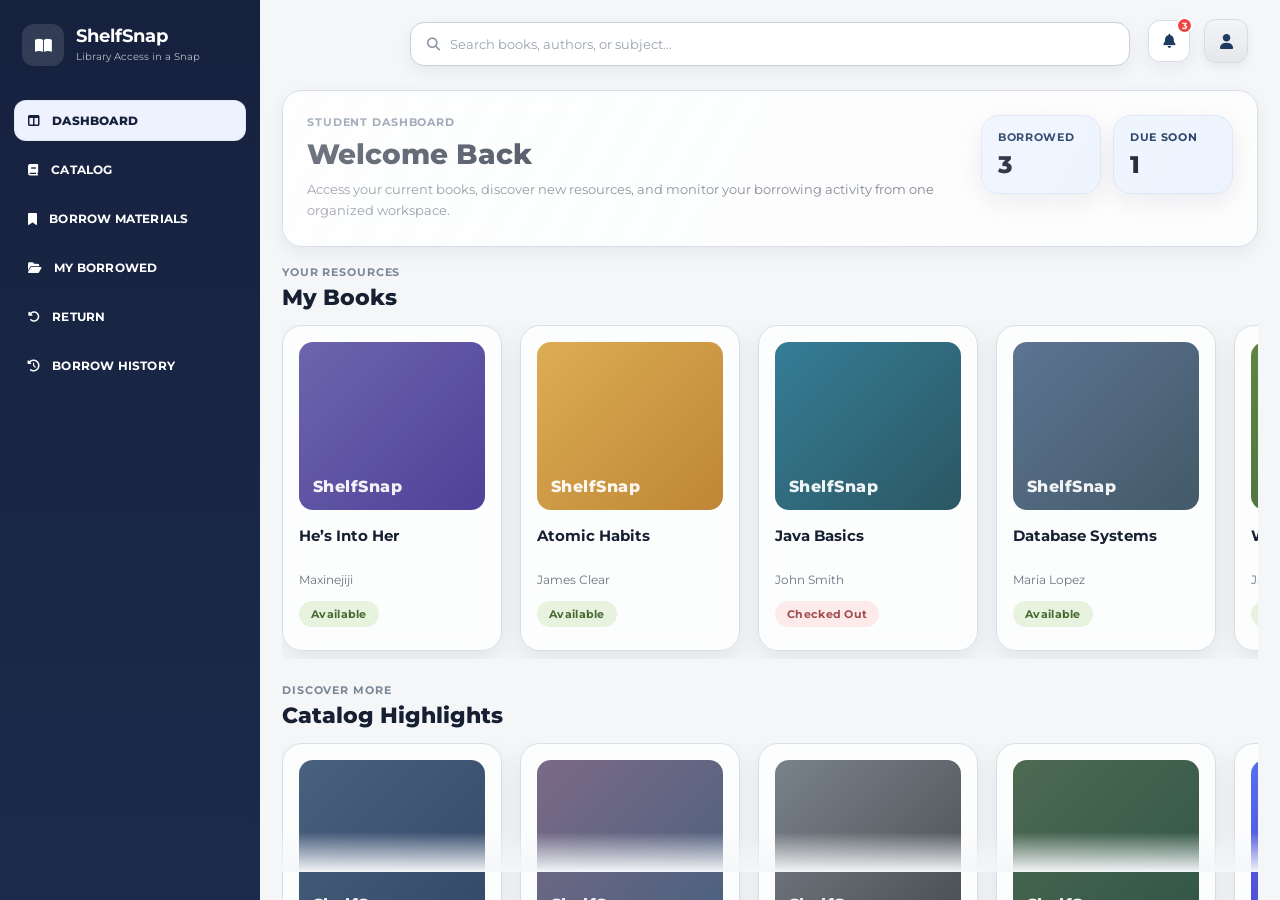
<file: student-dashboard.html>
<!DOCTYPE html>
<html lang="en">
<head>
  <meta charset="UTF-8" />
  <meta name="viewport" content="width=device-width, initial-scale=1.0" />
  <title>ShelfSnap - Student Dashboard</title>

  <link rel="preconnect" href="https://fonts.googleapis.com">
  <link rel="preconnect" href="https://fonts.gstatic.com" crossorigin>
  <link
    href="https://fonts.googleapis.com/css2?family=Montserrat:wght@400;500;600;700;800&display=swap"
    rel="stylesheet"
  />
  <link
    rel="stylesheet"
    href="https://cdnjs.cloudflare.com/ajax/libs/font-awesome/6.5.2/css/all.min.css"
  />
  <script src="global.js"></script>
  <link rel="stylesheet" href="student-dashboard.css" />
  <script defer src="student-dashboard.js"></script>
</head>
<body>
  <div class="dashboard-layout">
    <aside class="sidebar">
      <div class="brand">
        <div class="brand-logo">
          <i class="fa-solid fa-book-open"></i>
        </div>
        <div class="brand-text">
          <h1>ShelfSnap</h1>
          <p>Library Access in a Snap</p>
        </div>
      </div>

      <nav class="sidebar-nav">
        <a href="student-dashboard.html" class="nav-item active">
          <i class="fa-solid fa-table-columns"></i>
          <span>DASHBOARD</span>
        </a>

        <a href="student-catalog.html" class="nav-item">
          <i class="fa-solid fa-book"></i>
          <span>CATALOG</span>
        </a>

        <a href="student-borrow-materials.html" class="nav-item">
          <i class="fa-solid fa-bookmark"></i>
          <span>BORROW MATERIALS</span>
        </a>

        <a href="student-my-borrowed.html" class="nav-item">
          <i class="fa-solid fa-folder-open"></i>
          <span>MY BORROWED</span>
        </a>

        <a href="student-return.html" class="nav-item">
          <i class="fa-solid fa-rotate-left"></i>
          <span>RETURN</span>
        </a>

        <a href="student-borrow-history.html" class="nav-item">
          <i class="fa-solid fa-clock-rotate-left"></i>
          <span>BORROW HISTORY</span>
        </a>
      </nav>
    </aside>

    <main class="main-content">
      <header class="topbar">
        <div class="search-wrapper">
          <i class="fa-solid fa-magnifying-glass search-icon"></i>
          <input
            type="text"
            id="searchInput"
            placeholder="Search books, authors, or subject..."
          />
        </div>

        <div class="top-icons">
          <button class="icon-btn bell-btn" id="bellBtn" type="button">
            <i class="fa-solid fa-bell"></i>
            <span class="notif-badge" id="notifCount">3</span>
          </button>

          <button class="icon-btn profile-btn" id="profileBtn" type="button" aria-label="Open profile">
            <span class="profile-thumb">
              <i class="fa-solid fa-user"></i>
            </span>
          </button>
        </div>

        <div class="notif-popup hidden" id="notifPopup">
          <div class="notif-header">
            <h3>Notifications</h3>
            <button id="markAllReadBtn" type="button">Mark all as read</button>
          </div>

          <div class="notif-list">
            <div class="notif-item unread">
              <p>You successfully borrowed a book. Please return it by 2026-04-02.</p>
              <span>Mar 20, 2026</span>
            </div>

            <div class="notif-item unread">
              <p>Your requested material is now available for pickup.</p>
              <span>Mar 19, 2026</span>
            </div>

            <div class="notif-item unread">
              <p>Reminder: 1 borrowed book is due tomorrow.</p>
              <span>Mar 18, 2026</span>
            </div>
          </div>
        </div>
      </header>

      <section class="content-area">
        <section class="hero-panel">
          <div class="hero-copy">
            <p class="eyebrow">Student Dashboard</p>
            <h2>Welcome Back</h2>
            <p class="hero-description">
              Access your current books, discover new resources, and monitor your
              borrowing activity from one organized workspace.
            </p>
          </div>

          <div class="hero-stats">
            <div class="stat-card">
              <span>Borrowed</span>
              <strong>3</strong>
            </div>
            <div class="stat-card">
              <span>Due Soon</span>
              <strong>1</strong>
            </div>
          </div>
        </section>

        <section class="section-block">
          <div class="section-header">
            <div>
              <p class="section-label">Your Resources</p>
              <h2>My Books</h2>
            </div>
          </div>

          <div class="books-row">
            <div class="book-card"
              data-title="He’s Into Her"
              data-author="Maxinejiji"
              data-genre="Romance"
              data-date="March 2014"
              data-status="Available"
              data-synopsis="In his last year of high school, Deib Lohr Enrile vows to change his bullying ways for the girl he likes. But when he crosses paths with BIS transferee Maxpein Zin del Valle, everything changes.">
              <div class="book-cover cover-1"></div>
              <div class="book-info">
                <h3>He’s Into Her</h3>
                <p>Maxinejiji</p>
                <span class="status available">Available</span>
              </div>
            </div>

            <div class="book-card"
              data-title="Atomic Habits"
              data-author="James Clear"
              data-genre="Self-help"
              data-date="October 2018"
              data-status="Available"
              data-synopsis="Atomic Habits explains how small daily improvements and systems can lead to remarkable long-term results.">
              <div class="book-cover cover-2"></div>
              <div class="book-info">
                <h3>Atomic Habits</h3>
                <p>James Clear</p>
                <span class="status available">Available</span>
              </div>
            </div>

            <div class="book-card"
              data-title="Java Basics"
              data-author="John Smith"
              data-genre="Programming"
              data-date="June 2019"
              data-status="Checked Out"
              data-synopsis="An introductory guide to Java programming, covering syntax, object-oriented programming, and problem solving.">
              <div class="book-cover cover-3"></div>
              <div class="book-info">
                <h3>Java Basics</h3>
                <p>John Smith</p>
                <span class="status checkedout">Checked Out</span>
              </div>
            </div>

            <div class="book-card"
              data-title="Database Systems"
              data-author="Maria Lopez"
              data-genre="Technology"
              data-date="January 2020"
              data-status="Available"
              data-synopsis="A practical book on database concepts, normalization, SQL, and system design for students and beginners.">
              <div class="book-cover cover-4"></div>
              <div class="book-info">
                <h3>Database Systems</h3>
                <p>Maria Lopez</p>
                <span class="status available">Available</span>
              </div>
            </div>

            <div class="book-card"
              data-title="Web Development"
              data-author="Jane Miller"
              data-genre="Technology"
              data-date="August 2021"
              data-status="Available"
              data-synopsis="Covers HTML, CSS, JavaScript, and the core principles of building modern responsive web applications.">
              <div class="book-cover cover-5"></div>
              <div class="book-info">
                <h3>Web Development</h3>
                <p>Jane Miller</p>
                <span class="status available">Available</span>
              </div>
            </div>

            <div class="book-card"
              data-title="UI Design"
              data-author="Carlo Reyes"
              data-genre="Design"
              data-date="November 2022"
              data-status="Available"
              data-synopsis="A student-friendly guide to user interface principles, wireframing, layouts, spacing, and visual hierarchy.">
              <div class="book-cover cover-6"></div>
              <div class="book-info">
                <h3>UI Design</h3>
                <p>Carlo Reyes</p>
                <span class="status available">Available</span>
              </div>
            </div>
          </div>
        </section>

        <section class="section-block">
          <div class="section-header">
            <div>
              <p class="section-label">Discover More</p>
              <h2>Catalog Highlights</h2>
            </div>
          </div>

          <div class="books-row">
            <div class="book-card"
              data-title="Networking 101"
              data-author="Robert Miles"
              data-genre="Technology"
              data-date="May 2017"
              data-status="Available"
              data-synopsis="Introduces students to networking basics such as IP addressing, routing, switching, and common protocols.">
              <div class="book-cover cover-7"></div>
              <div class="book-info">
                <h3>Networking 101</h3>
                <p>Robert Miles</p>
                <span class="status available">Available</span>
              </div>
            </div>

            <div class="book-card"
              data-title="Web Design"
              data-author="Anna Cruz"
              data-genre="Design"
              data-date="September 2020"
              data-status="Available"
              data-synopsis="A visual and practical guide to web layout, typography, color, and responsive interface design.">
              <div class="book-cover cover-8"></div>
              <div class="book-info">
                <h3>Web Design</h3>
                <p>Anna Cruz</p>
                <span class="status available">Available</span>
              </div>
            </div>

            <div class="book-card"
              data-title="Operating Systems"
              data-author="Brian Hall"
              data-genre="Technology"
              data-date="April 2018"
              data-status="Checked Out"
              data-synopsis="Explains processes, memory, file systems, scheduling, and the basic concepts behind operating systems.">
              <div class="book-cover cover-9"></div>
              <div class="book-info">
                <h3>Operating Systems</h3>
                <p>Brian Hall</p>
                <span class="status checkedout">Checked Out</span>
              </div>
            </div>

            <div class="book-card"
              data-title="Software Engineering"
              data-author="Kevin Tan"
              data-genre="Technology"
              data-date="February 2021"
              data-status="Available"
              data-synopsis="Focuses on software development life cycle, documentation, testing, teamwork, and project planning.">
              <div class="book-cover cover-10"></div>
              <div class="book-info">
                <h3>Software Engineering</h3>
                <p>Kevin Tan</p>
                <span class="status available">Available</span>
              </div>
            </div>

            <div class="book-card"
              data-title="Data Structures"
              data-author="Leo Santos"
              data-genre="Programming"
              data-date="July 2019"
              data-status="Available"
              data-synopsis="A foundational book covering arrays, linked lists, stacks, queues, trees, and algorithms.">
              <div class="book-cover cover-11"></div>
              <div class="book-info">
                <h3>Data Structures</h3>
                <p>Leo Santos</p>
                <span class="status available">Available</span>
              </div>
            </div>

            <div class="book-card"
              data-title="Data Analytics"
              data-author="Anne Santos"
              data-genre="Technology"
              data-date="December 2023"
              data-status="Available"
              data-synopsis="Introduces data analysis concepts, interpretation, visualization, and practical data-driven decision making.">
              <div class="book-cover cover-12"></div>
              <div class="book-info">
                <h3>Data Analytics</h3>
                <p>Anne Santos</p>
                <span class="status available">Available</span>
              </div>
            </div>
          </div>
        </section>

        <div id="analyticsTrigger" class="analytics-trigger"></div>

        <section class="analytics-section" id="analyticsSection">
          <div class="section-header">
            <div>
              <p class="section-label">Insights</p>
              <h2>Borrowing Trends &amp; Analytics</h2>
            </div>
          </div>

          <div class="analytics-grid">
            <article class="analytics-card analytics-card-wide">
              <div class="analytics-card-head">
                <div>
                  <p class="analytics-kicker">Overview</p>
                  <h3>My Borrowing Activity</h3>
                </div>
                <span class="analytics-chip">This Month</span>
              </div>

              <p class="analytics-text">
                Your borrowing activity is focused on academic and skill-building materials,
                with strong interest in programming, technology, and design resources.
              </p>

              <div class="mini-stats">
                <div class="mini-stat">
                  <strong>6</strong>
                  <span>Total Borrowed</span>
                </div>
                <div class="mini-stat">
                  <strong>2</strong>
                  <span>Returned</span>
                </div>
                <div class="mini-stat">
                  <strong>1</strong>
                  <span>Due Soon</span>
                </div>
              </div>
            </article>

            <article class="analytics-card">
              <div class="analytics-card-head">
                <div>
                  <p class="analytics-kicker">Chart View</p>
                  <h3>Borrowing Activity Chart</h3>
                </div>
              </div>

              <div class="bar-chart">
                <div class="bar-group">
                  <div class="bar bar-jan"></div>
                  <span>Jan</span>
                </div>
                <div class="bar-group">
                  <div class="bar bar-feb"></div>
                  <span>Feb</span>
                </div>
                <div class="bar-group">
                  <div class="bar bar-mar"></div>
                  <span>Mar</span>
                </div>
                <div class="bar-group">
                  <div class="bar bar-apr"></div>
                  <span>Apr</span>
                </div>
                <div class="bar-group">
                  <div class="bar bar-may"></div>
                  <span>May</span>
                </div>
              </div>
            </article>

            <article class="analytics-card">
              <div class="analytics-card-head">
                <div>
                  <p class="analytics-kicker">Most Popular Genres</p>
                  <h3>Genre Distribution</h3>
                </div>
              </div>

              <div class="genre-chart-wrap">
                <div class="donut-chart">
                  <div class="donut-center">
                    <strong>82%</strong>
                    <span>Tech</span>
                  </div>
                </div>

                <div class="genre-legend">
                  <div class="legend-item">
                    <span class="legend-dot dot-tech"></span>
                    <p>Technology</p>
                  </div>
                  <div class="legend-item">
                    <span class="legend-dot dot-prog"></span>
                    <p>Programming</p>
                  </div>
                  <div class="legend-item">
                    <span class="legend-dot dot-design"></span>
                    <p>Design</p>
                  </div>
                  <div class="legend-item">
                    <span class="legend-dot dot-self"></span>
                    <p>Self-help</p>
                  </div>
                </div>
              </div>
            </article>

            <article class="analytics-card">
              <div class="analytics-card-head">
                <div>
                  <p class="analytics-kicker">Top Picks</p>
                  <h3>Top 5 Popular Books</h3>
                </div>
              </div>

              <ol class="rank-list">
                <li><span>Atomic Habits</span><strong>124</strong></li>
                <li><span>Web Development</span><strong>117</strong></li>
                <li><span>Data Structures</span><strong>102</strong></li>
                <li><span>Software Engineering</span><strong>96</strong></li>
                <li><span>Java Basics</span><strong>89</strong></li>
              </ol>
            </article>

            <article class="analytics-card analytics-card-wide">
              <div class="analytics-card-head">
                <div>
                  <p class="analytics-kicker">Live Interest</p>
                  <h3>Trending Today</h3>
                </div>
                <span class="analytics-chip soft">Updated</span>
              </div>

              <div class="trending-list">
                <div class="trending-item">
                  <i class="fa-solid fa-arrow-trend-up"></i>
                  <div>
                    <strong>Database Systems</strong>
                    <p>High demand among IT students this week.</p>
                  </div>
                </div>

                <div class="trending-item">
                  <i class="fa-solid fa-fire-flame-curved"></i>
                  <div>
                    <strong>UI Design</strong>
                    <p>Frequently viewed for interface and wireframing subjects.</p>
                  </div>
                </div>

                <div class="trending-item">
                  <i class="fa-solid fa-bolt"></i>
                  <div>
                    <strong>Networking 101</strong>
                    <p>Popular choice for review and lab preparation.</p>
                  </div>
                </div>
              </div>
            </article>
          </div>
        </section>
      </section>
    </main>
  </div>

  <div class="book-modal-overlay hidden" id="bookModalOverlay">
    <div class="book-modal">
      <button class="book-modal-close" id="closeBookModal" type="button">&times;</button>

      <div class="book-modal-left">
        <div class="book-modal-cover" id="modalCover"></div>
        <span class="book-modal-status" id="modalStatus">Available</span>
      </div>

      <div class="book-modal-right">
        <div class="book-modal-top">
          <div>
            <p class="modal-label">Resource Details</p>
            <h2 id="modalTitle">He’s Into Her</h2>
            <p class="modal-author" id="modalAuthor">Maxinejiji</p>
          </div>

          <div class="modal-meta">
            <p>
              <span>Genre</span>
              <strong id="modalGenre">Romance</strong>
            </p>
            <p>
              <span>Published</span>
              <strong id="modalDate">March 2014</strong>
            </p>
          </div>
        </div>

        <div class="modal-body">
          <h4>Synopsis</h4>
          <p id="modalSynopsis">Book description here.</p>
        </div>
      </div>
    </div>
  </div>

  <div class="profile-modal-overlay hidden" id="profileModalOverlay">
    <div class="profile-modal">
      <button class="profile-modal-close" id="closeProfileModal" type="button">&times;</button>

      <div class="profile-modal-header">
        <div>
          <p class="section-label">Student Profile</p>
          <h2>Manage your personal information</h2>
          <p class="profile-modal-subtext">
            Review and update your details without leaving the dashboard.
          </p>
        </div>

        <div class="profile-mini-stats">
          <div class="profile-mini-card">
            <span>Profile Status</span>
            <strong>Active</strong>
          </div>
          <div class="profile-mini-card">
            <span>User Type</span>
            <strong>Student</strong>
          </div>
        </div>
      </div>

      <div class="profile-shell">
        <div class="profile-tabs">
          <button class="tab-btn active" data-tab="personal" type="button">Personal Information</button>
          <button class="tab-btn" data-tab="account" type="button">Account Settings</button>
        </div>

        <div class="tab-panel active" id="personalTab">
          <div class="profile-card">
            <div class="profile-cover"></div>

            <div class="profile-head">
              <div class="profile-avatar">
                <span class="avatar-inner">
                  <i class="fa-solid fa-user"></i>
                </span>
              </div>

              <div class="profile-identity">
                <h3>Dela Cruz, Juan S.</h3>
                <p>juandelacruz@example.com</p>
                <span class="profile-badge">Student Account</span>
              </div>
            </div>

            <div class="profile-section">
              <div class="section-heading">
                <p class="section-label">Main Details</p>
                <h3>Personal Information</h3>
              </div>

              <div class="form-grid">
                <div class="input-group">
                  <label for="firstName">First Name</label>
                  <input id="firstName" type="text" value="Juan" />
                </div>

                <div class="input-group">
                  <label for="surname">Surname</label>
                  <input id="surname" type="text" value="Dela Cruz" />
                </div>

                <div class="input-group">
                  <label for="middleName">Middle Name</label>
                  <input id="middleName" type="text" value="Santos" />
                </div>

                <div class="input-group">
                  <label for="userType">User Type</label>
                  <input id="userType" type="text" value="Student" disabled />
                </div>

                <div class="input-group full">
                  <label for="email">Email Address</label>
                  <input id="email" type="email" value="juandelacruz@example.com" />
                </div>
              </div>
            </div>

            <div class="profile-actions">
              <button type="button" class="btn btn-secondary" id="cancelProfileBtn">Cancel</button>
              <button type="button" class="btn btn-primary">Save Changes</button>
            </div>
          </div>
        </div>

        <div class="tab-panel" id="accountTab">
          <div class="profile-card">
            <div class="settings-grid">
              <div class="settings-box">
                <p class="section-label">Security</p>
                <h3>Password</h3>
                <p class="settings-text">
                  Keep your account secure by updating your password regularly.
                </p>
                <button type="button" class="btn btn-primary small">Change Password</button>
              </div>

              <div class="settings-box">
                <p class="section-label">Preferences</p>
                <h3>Notifications</h3>
                <p class="settings-text">
                  Manage alerts related to borrowed books, due dates, and profile activity.
                </p>
                <button type="button" class="btn btn-secondary small">Manage Alerts</button>
              </div>
            </div>
          </div>
        </div>
      </div>
    </div>
  </div>
</body>
</html>
</file>
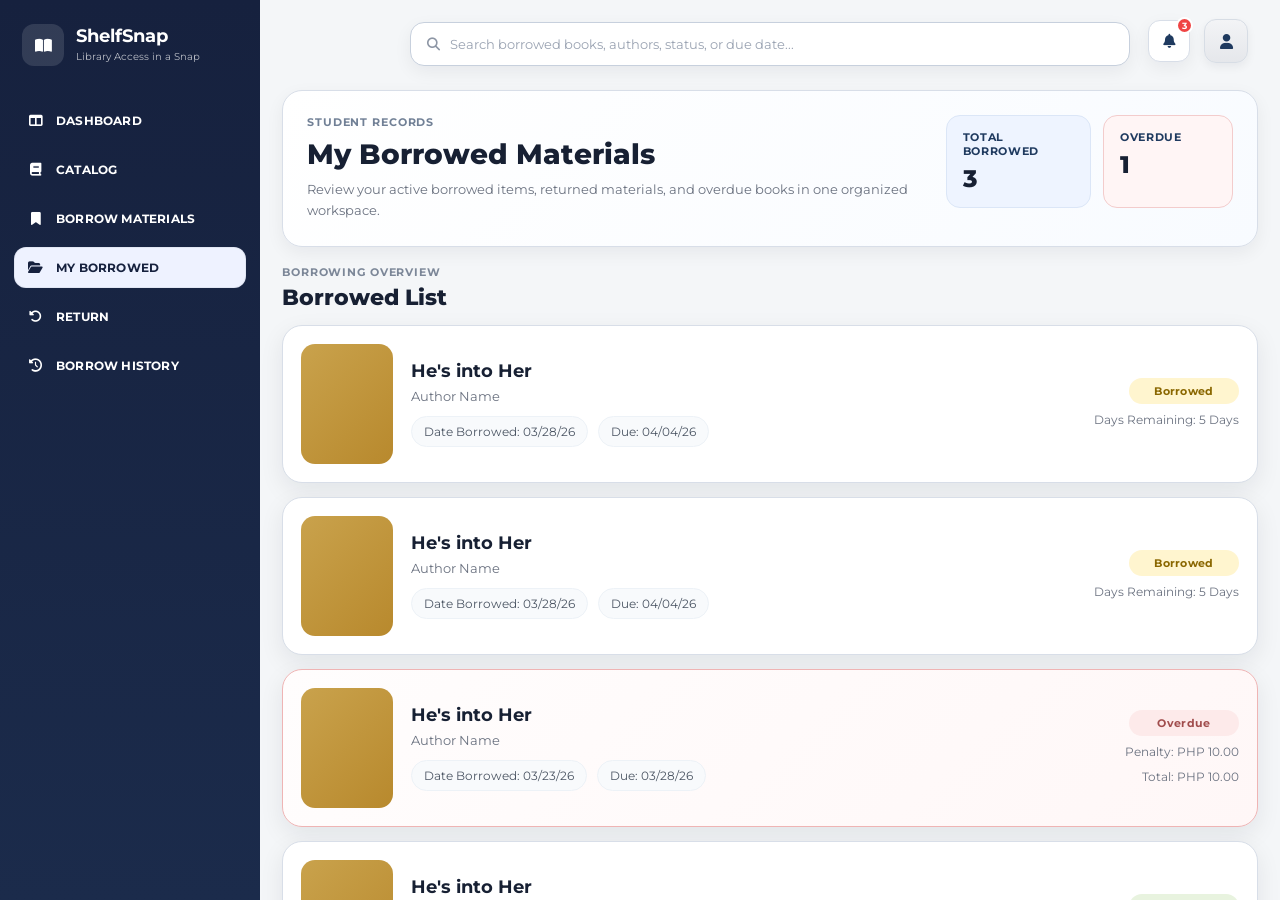
<file: student-my-borrowed.html>
<!DOCTYPE html>
<html lang="en">
<head>
  <meta charset="UTF-8" />
  <meta name="viewport" content="width=device-width, initial-scale=1.0" />
  <title>My Borrowed - ShelfSnap</title>

  <link rel="preconnect" href="https://fonts.googleapis.com">
  <link rel="preconnect" href="https://fonts.gstatic.com" crossorigin>
  <link
    href="https://fonts.googleapis.com/css2?family=Montserrat:wght@400;500;600;700;800&display=swap"
    rel="stylesheet"
  />
  <link
    rel="stylesheet"
    href="https://cdnjs.cloudflare.com/ajax/libs/font-awesome/6.5.2/css/all.min.css"
  />
  <script src="global.js"></script>
  <link rel="stylesheet" href="student-my-borrowed.css" />
  <script defer src="student-my-borrowed.js"></script>
</head>
<body>
  <div class="dashboard-layout">
    <aside class="sidebar">
      <div class="brand">
        <div class="brand-logo">
          <i class="fa-solid fa-book-open"></i>
        </div>
        <div class="brand-text">
          <h1>ShelfSnap</h1>
          <p>Library Access in a Snap</p>
        </div>
      </div>

      <nav class="sidebar-nav">
        <a href="student-dashboard.html" class="nav-item">
          <i class="fa-solid fa-table-columns"></i>
          <span>DASHBOARD</span>
        </a>

        <a href="student-catalog.html" class="nav-item">
          <i class="fa-solid fa-book"></i>
          <span>CATALOG</span>
        </a>

        <a href="student-borrow-materials.html" class="nav-item">
          <i class="fa-solid fa-bookmark"></i>
          <span>BORROW MATERIALS</span>
        </a>

        <a href="student-my-borrowed.html" class="nav-item active">
          <i class="fa-solid fa-folder-open"></i>
          <span>MY BORROWED</span>
        </a>

        <a href="student-return.html" class="nav-item">
          <i class="fa-solid fa-rotate-left"></i>
          <span>RETURN</span>
        </a>

        <a href="student-borrow-history.html" class="nav-item">
          <i class="fa-solid fa-clock-rotate-left"></i>
          <span>BORROW HISTORY</span>
        </a>
      </nav>
    </aside>

    <main class="main-content">
      <header class="topbar">
        <div class="search-wrapper">
          <i class="fa-solid fa-magnifying-glass search-icon"></i>
          <input
            type="text"
            id="searchInput"
            placeholder="Search borrowed books, authors, status, or due date..."
          />
        </div>

        <div class="top-icons">
          <button class="icon-btn bell-btn" id="bellBtn" type="button">
            <i class="fa-solid fa-bell"></i>
            <span class="notif-badge" id="notifCount">3</span>
          </button>

          <button class="icon-btn profile-btn" id="profileBtn" type="button" aria-label="Open profile">
  <span class="profile-thumb">
    <i class="fa-solid fa-user"></i>
  </span>
</button>
        </div>

        <div class="notif-popup hidden" id="notifPopup">
          <div class="notif-header">
            <h3>Notifications</h3>
            <button id="markAllReadBtn" type="button">Mark all as read</button>
          </div>

          <div class="notif-list">
            <div class="notif-item unread">
              <p>You have 2 overdue items that need immediate attention.</p>
              <span>Today</span>
            </div>

            <div class="notif-item unread">
              <p>One borrowed material is due soon.</p>
              <span>Today</span>
            </div>

            <div class="notif-item unread">
              <p>A returned item has been successfully recorded.</p>
              <span>Today</span>
            </div>
          </div>
        </div>
      </header>

      <section class="content-area">
        <section class="hero-panel">
          <div class="hero-copy">
            <p class="eyebrow">Student Records</p>
            <h2>My Borrowed Materials</h2>
            <p class="hero-description">
              Review your active borrowed items, returned materials, and overdue books
              in one organized workspace.
            </p>
          </div>

          <div class="hero-stats">
            <div class="stat-card">
              <span>Total Borrowed</span>
              <strong id="totalBorrowedCount">5</strong>
            </div>
            <div class="stat-card danger-card">
              <span>Overdue</span>
              <strong id="overdueCount">1</strong>
            </div>
          </div>
        </section>

        <section class="section-block">
          <div class="section-header">
            <div>
              <p class="section-label">Borrowing Overview</p>
              <h2>Borrowed List</h2>
            </div>
          </div>

          <div class="borrowed-list" id="borrowedList">
            <div class="borrow-row"
                 data-title="He's into Her"
                 data-author="Author Name"
                 data-status="borrowed"
                 data-date-borrowed="03/28/26"
                 data-due-date="04/04/26"
                 data-days="5 Days">
              <div class="cover"></div>

              <div class="book-details">
                <h3>He’s into Her</h3>
                <p class="author">Author Name</p>

                <div class="meta-pills">
                  <span>Date Borrowed: 03/28/26</span>
                  <span>Due: 04/04/26</span>
                </div>
              </div>

              <div class="status-side">
                <span class="status borrowed">Borrowed</span>
                <small>Days Remaining: 5 Days</small>
              </div>
            </div>

            <div class="borrow-row"
                 data-title="He's into Her"
                 data-author="Author Name"
                 data-status="borrowed"
                 data-date-borrowed="03/28/26"
                 data-due-date="04/04/26"
                 data-days="5 Days">
              <div class="cover"></div>

              <div class="book-details">
                <h3>He’s into Her</h3>
                <p class="author">Author Name</p>

                <div class="meta-pills">
                  <span>Date Borrowed: 03/28/26</span>
                  <span>Due: 04/04/26</span>
                </div>
              </div>

              <div class="status-side">
                <span class="status borrowed">Borrowed</span>
                <small>Days Remaining: 5 Days</small>
              </div>
            </div>

            <div class="borrow-row overdue-highlight"
                 data-title="He's into Her"
                 data-author="Author Name"
                 data-status="overdue"
                 data-date-borrowed="03/23/26"
                 data-due-date="03/28/26"
                 data-days="-1 Days">
              <div class="cover"></div>

              <div class="book-details">
                <h3>He’s into Her</h3>
                <p class="author">Author Name</p>

                <div class="meta-pills">
                  <span>Date Borrowed: 03/23/26</span>
                  <span>Due: 03/28/26</span>
                </div>
              </div>

              <div class="status-side">
                <span class="status overdue">Overdue</span>
                <small>Penalty: PHP 10.00</small>
                <small>Total: PHP 10.00</small>
              </div>
            </div>

            <div class="borrow-row"
                 data-title="He's into Her"
                 data-author="Author Name"
                 data-status="returned"
                 data-date-borrowed="03/18/26"
                 data-due-date="03/24/26"
                 data-days="">
              <div class="cover"></div>

              <div class="book-details">
                <h3>He’s into Her</h3>
                <p class="author">Author Name</p>

                <div class="meta-pills">
                  <span>Date Borrowed: 03/18/26</span>
                  <span>Due: 03/24/26</span>
                </div>
              </div>

              <div class="status-side">
                <span class="status returned">Returned</span>
                <small>Completed return</small>
              </div>
            </div>

            <div class="borrow-row"
                 data-title="He's into Her"
                 data-author="Author Name"
                 data-status="returned"
                 data-date-borrowed="03/18/26"
                 data-due-date="03/24/26"
                 data-days="">
              <div class="cover"></div>

              <div class="book-details">
                <h3>He’s into Her</h3>
                <p class="author">Author Name</p>

                <div class="meta-pills">
                  <span>Date Borrowed: 03/18/26</span>
                  <span>Due: 03/24/26</span>
                </div>
              </div>

              <div class="status-side">
                <span class="status returned">Returned</span>
                <small>Completed return</small>
              </div>
            </div>
          </div>
        </section>
      </section>
    </main>
  </div>

  <div class="profile-modal-overlay hidden" id="profileModalOverlay">
  <div class="profile-modal">
    <button class="profile-modal-close" id="closeProfileModal" type="button">&times;</button>

    <div class="profile-modal-header">
      <div>
        <p class="section-label">Student Profile</p>
        <h2>Manage your personal information</h2>
        <p class="profile-modal-subtext">
          Review and update your details without leaving the dashboard.
        </p>
      </div>

      <div class="profile-mini-stats">
        <div class="profile-mini-card">
          <span>Profile Status</span>
          <strong>Active</strong>
        </div>
        <div class="profile-mini-card">
          <span>User Type</span>
          <strong>Student</strong>
        </div>
      </div>
    </div>

    <div class="profile-shell">
      <div class="profile-tabs">
        <button class="tab-btn active" data-tab="personal" type="button">Personal Information</button>
        <button class="tab-btn" data-tab="account" type="button">Account Settings</button>
      </div>

      <div class="tab-panel active" id="personalTab">
        <div class="profile-card">
          <div class="profile-cover"></div>

          <div class="profile-head">
            <div class="profile-avatar">
              <span class="avatar-inner">
                <i class="fa-solid fa-user"></i>
              </span>
            </div>

            <div class="profile-identity">
              <h3>Dela Cruz, Juan S.</h3>
              <p>juandelacruz@example.com</p>
              <span class="profile-badge">Student Account</span>
            </div>
          </div>

          <div class="profile-section">
            <div class="section-heading">
              <p class="section-label">Main Details</p>
              <h3>Personal Information</h3>
            </div>

            <div class="form-grid">
              <div class="input-group">
                <label for="firstName">First Name</label>
                <input id="firstName" type="text" value="Juan" />
              </div>

              <div class="input-group">
                <label for="surname">Surname</label>
                <input id="surname" type="text" value="Dela Cruz" />
              </div>

              <div class="input-group">
                <label for="middleName">Middle Name</label>
                <input id="middleName" type="text" value="Santos" />
              </div>

              <div class="input-group">
                <label for="userType">User Type</label>
                <input id="userType" type="text" value="Student" disabled />
              </div>

              <div class="input-group full">
                <label for="email">Email Address</label>
                <input id="email" type="email" value="juandelacruz@example.com" />
              </div>
            </div>
          </div>

          <div class="profile-actions">
            <button type="button" class="btn btn-secondary" id="cancelProfileBtn">Cancel</button>
            <button type="button" class="btn btn-primary">Save Changes</button>
          </div>
        </div>
      </div>

      <div class="tab-panel" id="accountTab">
        <div class="profile-card">
          <div class="settings-grid">
            <div class="settings-box">
              <p class="section-label">Security</p>
              <h3>Password</h3>
              <p class="settings-text">
                Keep your account secure by updating your password regularly.
              </p>
              <button type="button" class="btn btn-primary small">Change Password</button>
            </div>

            <div class="settings-box">
              <p class="section-label">Preferences</p>
              <h3>Notifications</h3>
              <p class="settings-text">
                Manage alerts related to borrowed books, due dates, and profile activity.
              </p>
              <button type="button" class="btn btn-secondary small">Manage Alerts</button>
            </div>
          </div>
        </div>
      </div>
    </div>
  </div>
</div>
</body>
</html>
</file>
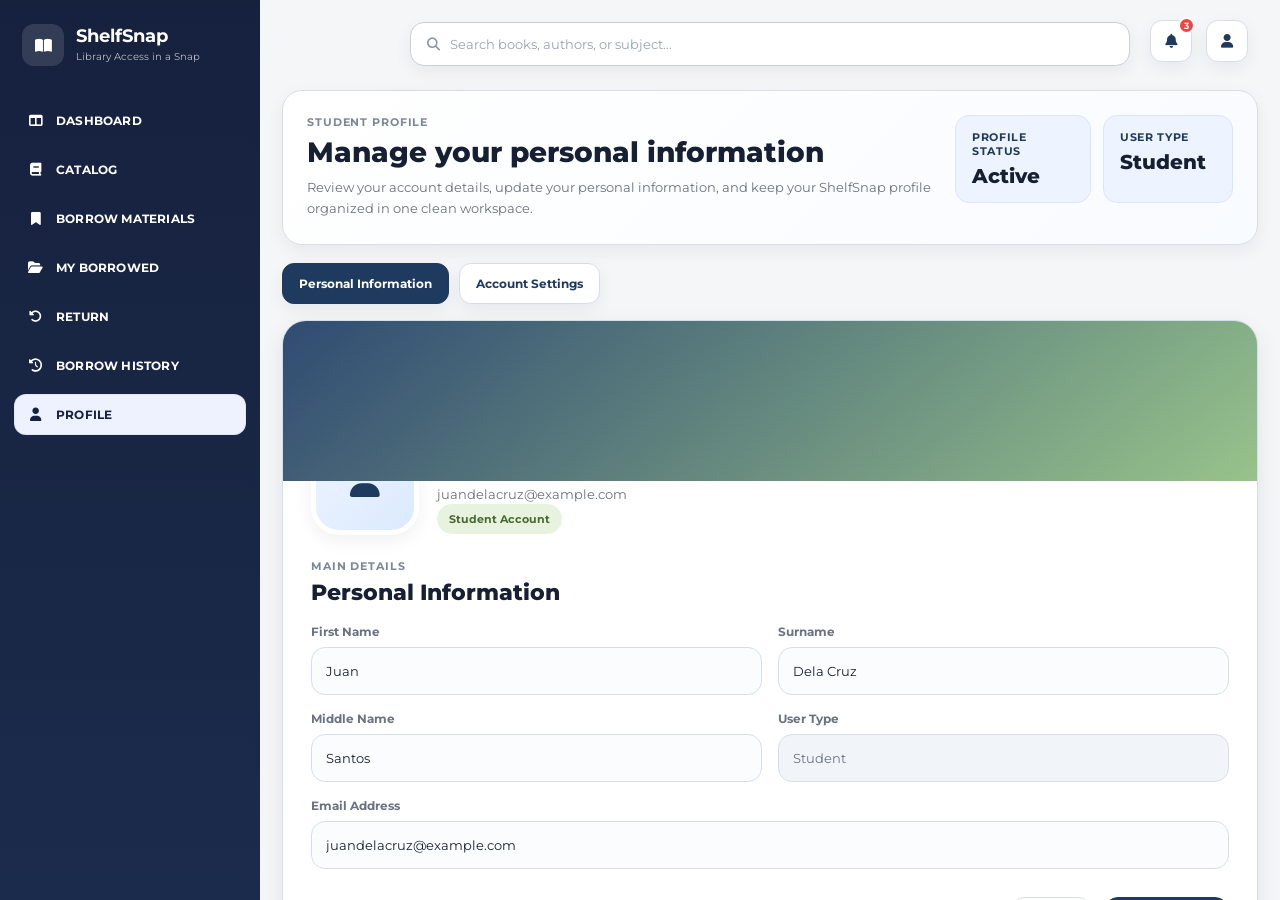
<file: student-profile.html>
<!DOCTYPE html>
<html lang="en">
<head>
  <meta charset="UTF-8" />
  <meta name="viewport" content="width=device-width, initial-scale=1.0" />
  <title>ShelfSnap - Student Profile</title>

  <link rel="preconnect" href="https://fonts.googleapis.com">
  <link rel="preconnect" href="https://fonts.gstatic.com" crossorigin>
  <link
    href="https://fonts.googleapis.com/css2?family=Montserrat:wght@400;500;600;700;800&display=swap"
    rel="stylesheet"
  />
  <link
    rel="stylesheet"
    href="https://cdnjs.cloudflare.com/ajax/libs/font-awesome/6.5.2/css/all.min.css"
  />
  <script src="global.js"></script>
  <link rel="stylesheet" href="student-profile.css" />
  <script defer src="student-profile.js"></script>
</head>
<body>
  <div class="dashboard-layout">
    <aside class="sidebar">
      <div class="brand">
        <div class="brand-logo">
          <i class="fa-solid fa-book-open"></i>
        </div>
        <div class="brand-text">
          <h1>ShelfSnap</h1>
          <p>Library Access in a Snap</p>
        </div>
      </div>

      <nav class="sidebar-nav">
        <a href="student-dashboard.html" class="nav-item">
          <i class="fa-solid fa-table-columns"></i>
          <span>DASHBOARD</span>
        </a>

        <a href="student-catalog.html" class="nav-item">
          <i class="fa-solid fa-book"></i>
          <span>CATALOG</span>
        </a>

        <a href="student-borrow-materials.html" class="nav-item">
          <i class="fa-solid fa-bookmark"></i>
          <span>BORROW MATERIALS</span>
        </a>

        <a href="student-my-borrowed.html" class="nav-item">
          <i class="fa-solid fa-folder-open"></i>
          <span>MY BORROWED</span>
        </a>

        <a href="student-return.html" class="nav-item">
          <i class="fa-solid fa-rotate-left"></i>
          <span>RETURN</span>
        </a>

        <a href="student-borrow-history.html" class="nav-item">
          <i class="fa-solid fa-clock-rotate-left"></i>
          <span>BORROW HISTORY</span>
        </a>

        <a href="student-profile.html" class="nav-item active">
          <i class="fa-solid fa-user"></i>
          <span>PROFILE</span>
        </a>
      </nav>
    </aside>

    <main class="main-content">
      <header class="topbar">
        <div class="search-wrapper">
          <i class="fa-solid fa-magnifying-glass search-icon"></i>
          <input
            type="text"
            id="searchInput"
            placeholder="Search books, authors, or subject..."
          />
        </div>

        <div class="top-icons">
          <button class="icon-btn bell-btn" id="bellBtn" type="button">
            <i class="fa-solid fa-bell"></i>
            <span class="notif-badge" id="notifCount">3</span>
          </button>

          <a href="student-profile.html" class="icon-btn profile-btn" id="profileBtn">
            <i class="fa-solid fa-user"></i>
          </a>
        </div>

        <div class="notif-popup hidden" id="notifPopup">
          <div class="notif-header">
            <h3>Notifications</h3>
            <button id="markAllReadBtn" type="button">Mark all as read</button>
          </div>

          <div class="notif-list">
            <div class="notif-item unread">
              <p>You successfully borrowed a book. Please return it by 2026-04-12.</p>
              <span>Apr 06, 2026</span>
            </div>

            <div class="notif-item unread">
              <p>Your profile information was updated successfully.</p>
              <span>Apr 05, 2026</span>
            </div>

            <div class="notif-item unread">
              <p>Reminder: 1 borrowed book is due tomorrow.</p>
              <span>Apr 04, 2026</span>
            </div>
          </div>
        </div>
      </header>

      <section class="content-area">
        <section class="profile-hero">
          <div class="profile-hero-copy">
            <p class="section-label">Student Profile</p>
            <h2>Manage your personal information</h2>
            <p class="hero-description">
              Review your account details, update your personal information, and
              keep your ShelfSnap profile organized in one clean workspace.
            </p>
          </div>

          <div class="hero-stats">
            <div class="stat-card">
              <span>Profile Status</span>
              <strong>Active</strong>
            </div>
            <div class="stat-card">
              <span>User Type</span>
              <strong>Student</strong>
            </div>
          </div>
        </section>

        <section class="profile-shell">
          <div class="profile-tabs">
            <button class="tab-btn active" data-tab="personal">Personal Information</button>
            <button class="tab-btn" data-tab="account">Account Settings</button>
          </div>

          <div class="tab-panel active" id="personalTab">
            <div class="profile-card">
              <div class="profile-cover"></div>

              <div class="profile-head">
                <div class="profile-avatar">
                  <i class="fa-solid fa-user"></i>
                </div>

                <div class="profile-identity">
                  <h3>Dela Cruz, Juan S.</h3>
                  <p>juandelacruz@example.com</p>
                  <span class="profile-badge">Student Account</span>
                </div>
              </div>

              <div class="profile-section">
                <div class="section-heading">
                  <p class="section-label">Main Details</p>
                  <h3>Personal Information</h3>
                </div>

                <div class="form-grid">
                  <div class="input-group">
                    <label for="firstName">First Name</label>
                    <input id="firstName" type="text" value="Juan" />
                  </div>

                  <div class="input-group">
                    <label for="surname">Surname</label>
                    <input id="surname" type="text" value="Dela Cruz" />
                  </div>

                  <div class="input-group">
                    <label for="middleName">Middle Name</label>
                    <input id="middleName" type="text" value="Santos" />
                  </div>

                  <div class="input-group">
                    <label for="userType">User Type</label>
                    <input id="userType" type="text" value="Student" disabled />
                  </div>

                  <div class="input-group full">
                    <label for="email">Email Address</label>
                    <input id="email" type="email" value="juandelacruz@example.com" />
                  </div>
                </div>
              </div>

              <div class="profile-actions">
                <button type="button" class="btn btn-secondary">Cancel</button>
                <button type="button" class="btn btn-primary">Save Changes</button>
              </div>
            </div>
          </div>

          <div class="tab-panel" id="accountTab">
            <div class="profile-card">
              <div class="settings-grid">
                <div class="settings-box">
                  <p class="section-label">Security</p>
                  <h3>Password</h3>
                  <p class="settings-text">
                    Keep your account secure by updating your password regularly.
                  </p>
                  <button type="button" class="btn btn-primary small">Change Password</button>
                </div>

                <div class="settings-box">
                  <p class="section-label">Preferences</p>
                  <h3>Notifications</h3>
                  <p class="settings-text">
                    Manage alerts related to borrowed books, due dates, and profile activity.
                  </p>
                  <button type="button" class="btn btn-secondary small">Manage Alerts</button>
                </div>
              </div>
            </div>
          </div>
        </section>
      </section>
    </main>
  </div>
</body>
</html>
</file>
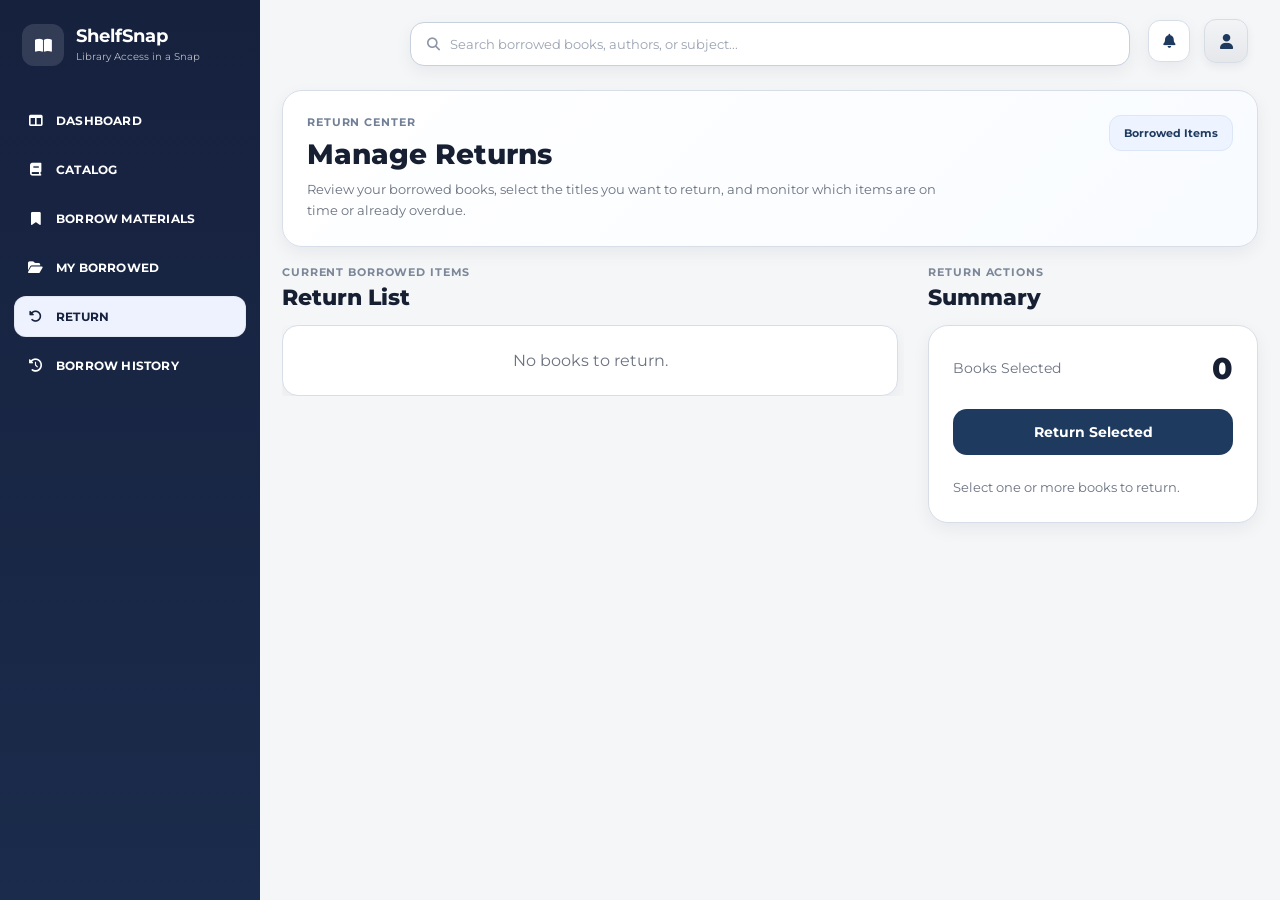
<file: student-return.html>
<!DOCTYPE html>
<html lang="en">
<head>
  <meta charset="UTF-8" />
  <meta name="viewport" content="width=device-width, initial-scale=1.0" />
  <title>ShelfSnap - Return</title>

  <link rel="preconnect" href="https://fonts.googleapis.com">
  <link rel="preconnect" href="https://fonts.gstatic.com" crossorigin>
  <link
    href="https://fonts.googleapis.com/css2?family=Montserrat:wght@400;500;600;700;800&display=swap"
    rel="stylesheet"
  />
  <link
    rel="stylesheet"
    href="https://cdnjs.cloudflare.com/ajax/libs/font-awesome/6.5.2/css/all.min.css"
  />
  <script src="global.js"></script>
  <link rel="stylesheet" href="student-return.css" />
</head>
<body>
  <div class="dashboard-layout">
    <aside class="sidebar">
      <div class="brand">
        <div class="brand-logo">
          <i class="fa-solid fa-book-open"></i>
        </div>
        <div class="brand-text">
          <h1>ShelfSnap</h1>
          <p>Library Access in a Snap</p>
        </div>
      </div>

      
        </a><nav class="sidebar-nav">
        <a href="student-dashboard.html" class="nav-item">
          <i class="fa-solid fa-table-columns"></i>
          <span>DASHBOARD</span>
        </a>

        <a href="student-catalog.html" class="nav-item">
          <i class="fa-solid fa-book"></i>
          <span>CATALOG</span>
        </a>

        <a href="student-borrow-materials.html" class="nav-item">
          <i class="fa-solid fa-bookmark"></i>
          <span>BORROW MATERIALS</span>
        </a>

        <a href="student-my-borrowed.html" class="nav-item">
          <i class="fa-solid fa-folder-open"></i>
          <span>MY BORROWED</span>
          </a>

        <a href="student-return.html" class="nav-item active">
          <i class="fa-solid fa-rotate-left"></i>
          <span>RETURN</span>
        </a>

        <a href="student-borrow-history.html" class="nav-item">
          <i class="fa-solid fa-clock-rotate-left"></i>
          <span>BORROW HISTORY</span>
        </a>
      </nav>
    </aside>

    <main class="main-content">
      <header class="topbar">
        <div class="search-wrapper">
          <i class="fa-solid fa-magnifying-glass search-icon"></i>
          <input
            type="text"
            id="searchInput"
            placeholder="Search borrowed books, authors, or subject..."
          />
        </div>

        <div class="top-icons">
          <button class="icon-btn" id="notifBtn" type="button" aria-label="Notifications">
            <i class="fa-solid fa-bell"></i>
          </button>

          <button class="icon-btn profile-btn" id="profileBtn" type="button" aria-label="Open profile">
  <span class="profile-thumb">
    <i class="fa-solid fa-user"></i>
  </span>
</button>
        </div>
      </header>

      <section class="content-area">
        <section class="hero-panel">
          <div class="hero-copy">
            <p class="eyebrow">Return Center</p>
            <h2>Manage Returns</h2>
            <p class="hero-description">
              Review your borrowed books, select the titles you want to return,
              and monitor which items are on time or already overdue.
            </p>
          </div>

          <div class="hero-badge">
            <span>Borrowed Items</span>
          </div>
        </section>

        <section class="return-layout">
          <div class="list-section">
            <div class="section-header">
              <div>
                <p class="section-label">Current Borrowed Items</p>
                <h2>Return List</h2>
              </div>
            </div>

            <div class="return-list" id="returnList">
              <div class="book-card" data-title="He's Into Her" data-author="Maxinejiji" data-genre="Romance">
                <label class="select-box">
                  <input type="checkbox" class="book-check" />
                  <span></span>
                </label>

                <div class="book-cover"></div>

                <div class="book-info">
                  <h3>He's Into Her</h3>
                  <p>Maxinejiji</p>
                  <div class="book-meta">
                    <span class="meta-item"><i class="fa-regular fa-calendar"></i> Due Date: April 10, 2026</span>
                    <span class="status on-time">On Time</span>
                  </div>
                </div>
              </div>

              <div class="book-card" data-title="Atomic Habits" data-author="James Clear" data-genre="Self-help">
                <label class="select-box">
                  <input type="checkbox" class="book-check" />
                  <span></span>
                </label>

                <div class="book-cover"></div>

                <div class="book-info">
                  <h3>Atomic Habits</h3>
                  <p>James Clear</p>
                  <div class="book-meta">
                    <span class="meta-item"><i class="fa-regular fa-calendar"></i> Due Date: April 4, 2026</span>
                    <span class="status overdue">Overdue</span>
                  </div>
                </div>
              </div>

              <div class="book-card" data-title="Introduction to Computing" data-author="John Smith" data-genre="Technology">
                <label class="select-box">
                  <input type="checkbox" class="book-check" />
                  <span></span>
                </label>

                <div class="book-cover"></div>

                <div class="book-info">
                  <h3>Introduction to Computing</h3>
                  <p>John Smith</p>
                  <div class="book-meta">
                    <span class="meta-item"><i class="fa-regular fa-calendar"></i> Due Date: April 12, 2026</span>
                    <span class="status on-time">On Time</span>
                  </div>
                </div>
              </div>

              <div class="book-card" data-title="Database Systems" data-author="Maria Lopez" data-genre="Technology">
                <label class="select-box">
                  <input type="checkbox" class="book-check" />
                  <span></span>
                </label>

                <div class="book-cover"></div>

                <div class="book-info">
                  <h3>Database Systems</h3>
                  <p>Maria Lopez</p>
                  <div class="book-meta">
                    <span class="meta-item"><i class="fa-regular fa-calendar"></i> Due Date: April 3, 2026</span>
                    <span class="status overdue">Overdue</span>
                  </div>
                </div>
              </div>

              <div class="book-card" data-title="Creative Writing" data-author="Sofia Lim" data-genre="Arts">
                <label class="select-box">
                  <input type="checkbox" class="book-check" />
                  <span></span>
                </label>

                <div class="book-cover"></div>

                <div class="book-info">
                  <h3>Creative Writing</h3>
                  <p>Sofia Lim</p>
                  <div class="book-meta">
                    <span class="meta-item"><i class="fa-regular fa-calendar"></i> Due Date: April 15, 2026</span>
                    <span class="status on-time">On Time</span>
                  </div>
                </div>
              </div>

              <p class="empty-state hidden" id="emptyState">No books found.</p>
            </div>
          </div>

          <aside class="actions-panel">
            <div class="section-header">
              <div>
                <p class="section-label">Return Actions</p>
                <h2>Summary</h2>
              </div>
            </div>

            <div class="actions-card">
              <div class="summary-item">
                <span>Books Selected</span>
                <strong id="selectedCount">0</strong>
              </div>

              <button class="return-btn" id="returnSelectedBtn" type="button">
                Return Selected
              </button>

              <p class="action-note" id="actionNote">
                Select one or more books to return.
              </p>
            </div>
          </aside>
        </section>
      </section>
    </main>
  </div>

  <div class="modal hidden" id="successModal">
    <div class="modal-content">
      <div class="check-icon">
        <i class="fa-solid fa-check"></i>
      </div>
      <p id="modalMessage">Success message here</p>
    </div>
  </div>

  <div class="profile-modal-overlay hidden" id="profileModalOverlay">
  <div class="profile-modal">
    <button class="profile-modal-close" id="closeProfileModal" type="button">&times;</button>

    <div class="profile-modal-header">
      <div>
        <p class="section-label">Student Profile</p>
        <h2>Manage your personal information</h2>
        <p class="profile-modal-subtext">
          Review and update your details without leaving the dashboard.
        </p>
      </div>

      <div class="profile-mini-stats">
        <div class="profile-mini-card">
          <span>Profile Status</span>
          <strong>Active</strong>
        </div>
        <div class="profile-mini-card">
          <span>User Type</span>
          <strong>Student</strong>
        </div>
      </div>
    </div>

    <div class="profile-shell">
      <div class="profile-tabs">
        <button class="tab-btn active" data-tab="personal" type="button">Personal Information</button>
        <button class="tab-btn" data-tab="account" type="button">Account Settings</button>
      </div>

      <div class="tab-panel active" id="personalTab">
        <div class="profile-card">
          <div class="profile-cover"></div>

          <div class="profile-head">
            <div class="profile-avatar">
              <span class="avatar-inner">
                <i class="fa-solid fa-user"></i>
              </span>
            </div>

            <div class="profile-identity">
              <h3>Dela Cruz, Juan S.</h3>
              <p>juandelacruz@example.com</p>
              <span class="profile-badge">Student Account</span>
            </div>
          </div>

          <div class="profile-section">
            <div class="section-heading">
              <p class="section-label">Main Details</p>
              <h3>Personal Information</h3>
            </div>

            <div class="form-grid">
              <div class="input-group">
                <label for="firstName">First Name</label>
                <input id="firstName" type="text" value="Juan" />
              </div>

              <div class="input-group">
                <label for="surname">Surname</label>
                <input id="surname" type="text" value="Dela Cruz" />
              </div>

              <div class="input-group">
                <label for="middleName">Middle Name</label>
                <input id="middleName" type="text" value="Santos" />
              </div>

              <div class="input-group">
                <label for="userType">User Type</label>
                <input id="userType" type="text" value="Student" disabled />
              </div>

              <div class="input-group full">
                <label for="email">Email Address</label>
                <input id="email" type="email" value="juandelacruz@example.com" />
              </div>
            </div>
          </div>

          <div class="profile-actions">
            <button type="button" class="btn btn-secondary" id="cancelProfileBtn">Cancel</button>
            <button type="button" class="btn btn-primary">Save Changes</button>
          </div>
        </div>
      </div>

      <div class="tab-panel" id="accountTab">
        <div class="profile-card">
          <div class="settings-grid">
            <div class="settings-box">
              <p class="section-label">Security</p>
              <h3>Password</h3>
              <p class="settings-text">
                Keep your account secure by updating your password regularly.
              </p>
              <button type="button" class="btn btn-primary small">Change Password</button>
            </div>

            <div class="settings-box">
              <p class="section-label">Preferences</p>
              <h3>Notifications</h3>
              <p class="settings-text">
                Manage alerts related to borrowed books, due dates, and profile activity.
              </p>
              <button type="button" class="btn btn-secondary small">Manage Alerts</button>
            </div>
          </div>
        </div>
      </div>
    </div>
  </div>
</div>

  <script src="student-return.js"></script>
</body>
</html>
</file>
<file: style.css>
* {
  margin: 0;
  padding: 0;
  box-sizing: border-box;
}

:root {
  --bg-dark: #0f172a;
  --bg-overlay: rgba(15, 23, 42, 0.62);
  --panel: rgba(255, 255, 255, 0.9);
  --panel-solid: #ffffff;
  --border: rgba(148, 163, 184, 0.24);
  --text-dark: #0f172a;
  --text-muted: #64748b;
  --text-light: #f8fafc;
  --primary: #1e3a8a;
  --primary-hover: #163172;
  --secondary: #e2e8f0;
  --secondary-hover: #cbd5e1;
  --danger: #b91c1c;
  --shadow-lg: 0 20px 50px rgba(15, 23, 42, 0.18);
  --shadow-md: 0 12px 30px rgba(15, 23, 42, 0.12);
  --radius-xl: 28px;
  --radius-lg: 20px;
  --radius-md: 14px;
  --transition: 0.25s ease;
}

html,
body {
  width: 100%;
  height: 100%;
}

body {
  font-family: "Inter", sans-serif;
  color: var(--text-dark);
  background:
    linear-gradient(var(--bg-overlay), var(--bg-overlay)),
    url("https://i.pinimg.com/1200x/3b/59/91/3b5991e06cf5ee8e463dee16bf51764e.jpg") center/cover no-repeat;
  overflow: hidden;
}

.page {
  display: none;
  position: relative;
  width: 100%;
  height: 100vh;
}

.page.active {
  display: block;
}

.overlay {
  position: absolute;
  inset: 0;
  background: linear-gradient(
    135deg,
    rgba(15, 23, 42, 0.7),
    rgba(30, 41, 59, 0.45)
  );
  backdrop-filter: blur(3px);
}

a {
  text-decoration: none;
}

button,
input,
select {
  font: inherit;
}

/* LANDING */
.landing-shell {
  position: relative;
  z-index: 2;
  width: min(92%, 560px);
  margin: 0 auto;
  min-height: 100vh;
  display: flex;
  flex-direction: column;
  align-items: center;
  justify-content: center;
  text-align: center;
  color: var(--text-light);
}

.brand-badge {
  width: 96px;
  height: 96px;
  border-radius: 24px;
  display: grid;
  place-items: center;
  font-size: 2rem;
  font-weight: 700;
  letter-spacing: 0.06em;
  color: white;
  background: rgba(255, 255, 255, 0.12);
  border: 1px solid rgba(255, 255, 255, 0.18);
  box-shadow: var(--shadow-md);
  backdrop-filter: blur(10px);
  margin-bottom: 24px;
}

.brand-title {
  font-family: "Cormorant Garamond", serif;
  font-size: clamp(3rem, 5vw, 4.5rem);
  font-weight: 700;
  line-height: 1;
  margin-bottom: 10px;
}

.brand-subtitle {
  font-size: 0.95rem;
  letter-spacing: 0.24em;
  text-transform: uppercase;
  color: rgba(255, 255, 255, 0.82);
  margin-bottom: 34px;
}

.landing-actions {
  display: flex;
  gap: 14px;
  flex-wrap: wrap;
  justify-content: center;
  margin-bottom: 18px;
}

.primary-btn,
.secondary-btn,
.submit-btn,
.agree-btn {
  border: none;
  cursor: pointer;
  transition: var(--transition);
}

.primary-btn,
.secondary-btn {
  min-width: 160px;
  padding: 14px 26px;
  border-radius: 999px;
  font-weight: 600;
  font-size: 0.96rem;
  letter-spacing: 0.02em;
}

.primary-btn {
  background: white;
  color: var(--primary);
  box-shadow: var(--shadow-md);
}

.primary-btn:hover {
  transform: translateY(-2px);
  background: #f8fafc;
}

.secondary-btn {
  background: rgba(255, 255, 255, 0.12);
  color: white;
  border: 1px solid rgba(255, 255, 255, 0.2);
  backdrop-filter: blur(10px);
}

.secondary-btn:hover {
  transform: translateY(-2px);
  background: rgba(255, 255, 255, 0.18);
}

.guest-link {
  color: rgba(255, 255, 255, 0.86);
  font-size: 0.95rem;
  border-bottom: 1px solid rgba(255, 255, 255, 0.35);
  padding-bottom: 2px;
}

/* AUTH GENERAL */
.auth-page {
  position: relative;
  z-index: 2;
  width: min(1120px, 92%);
  min-height: 100vh;
  margin: 0 auto;
  display: grid;
  align-content: center;
  gap: 28px;
  padding: 40px 0;
}

.back-link {
  position: absolute;
  top: 30px;
  left: 0;
  color: white;
  font-size: 2.2rem;
  line-height: 1;
  opacity: 0.9;
}

.auth-brand {
  text-align: center;
  color: white;
}

.auth-brand-label {
  display: inline-block;
  font-size: 0.76rem;
  letter-spacing: 0.14em;
  text-transform: uppercase;
  color: rgba(255, 255, 255, 0.72);
  margin-bottom: 10px;
}

.auth-brand h1 {
  font-family: "Cormorant Garamond", serif;
  font-size: clamp(2.8rem, 5vw, 4rem);
  margin-bottom: 8px;
}

.auth-brand p {
  color: rgba(255, 255, 255, 0.84);
  font-size: 1rem;
}

.auth-card {
  width: 100%;
  background: rgba(255, 255, 255, 0.88);
  backdrop-filter: blur(12px);
  border: 1px solid rgba(255, 255, 255, 0.35);
  box-shadow: var(--shadow-lg);
  border-radius: var(--radius-xl);
}

.login-card {
  max-width: 620px;
  margin: 0 auto;
  padding: 40px 36px;
}

.card-header {
  margin-bottom: 26px;
}

.card-header h2 {
  font-size: 1.9rem;
  color: var(--text-dark);
  margin-bottom: 8px;
}

.card-header p {
  color: var(--text-muted);
  font-size: 0.98rem;
}

.auth-form {
  display: flex;
  flex-direction: column;
  gap: 18px;
}

.input-group {
  display: flex;
  flex-direction: column;
  gap: 8px;
}

.input-group label {
  font-size: 0.92rem;
  font-weight: 600;
  color: #1e293b;
}

.input-group input,
.input-group select {
  width: 100%;
  height: 54px;
  border: 1px solid #dbe2ea;
  border-radius: 14px;
  background: #ffffff;
  padding: 0 16px;
  font-size: 0.97rem;
  color: var(--text-dark);
  transition: var(--transition);
  outline: none;
}

.input-group input::placeholder,
.input-group select {
  color: #64748b;
}

.input-group input:focus,
.input-group select:focus {
  border-color: #93c5fd;
  box-shadow: 0 0 0 4px rgba(147, 197, 253, 0.18);
}

.form-row {
  display: flex;
  justify-content: space-between;
  align-items: center;
  gap: 14px;
  flex-wrap: wrap;
}

.checkbox-inline {
  display: inline-flex;
  align-items: center;
  gap: 10px;
  font-size: 0.94rem;
  color: #334155;
}

.checkbox-inline input[type="checkbox"] {
  width: 18px;
  height: 18px;
  accent-color: var(--primary);
  cursor: pointer;
}

.text-link {
  color: var(--primary);
  font-size: 0.92rem;
  font-weight: 500;
}

.submit-btn {
  height: 54px;
  border-radius: 14px;
  background: var(--primary);
  color: white;
  font-weight: 600;
  font-size: 1rem;
  margin-top: 4px;
}

.submit-btn:hover {
  background: var(--primary-hover);
  transform: translateY(-1px);
}

.error-message {
  display: none;
  padding: 12px 14px;
  border-radius: 12px;
  background: rgba(185, 28, 28, 0.08);
  border: 1px solid rgba(185, 28, 28, 0.14);
  color: var(--danger);
  font-size: 0.92rem;
}

/* SIGNUP */
.signup-layout {
  width: 100%;
  min-height: 100vh;
  display: grid;
  grid-template-columns: 1fr 1.05fr;
}

.signup-visual {
  position: relative;
  background:
    linear-gradient(rgba(15, 23, 42, 0.58), rgba(15, 23, 42, 0.58)),
    url("https://i.pinimg.com/1200x/3b/59/91/3b5991e06cf5ee8e463dee16bf51764e.jpg") center/cover no-repeat;
  overflow: hidden;
}

.visual-back {
  left: 34px;
  top: 28px;
  z-index: 2;
}

.signup-visual-content {
  position: relative;
  z-index: 2;
  color: white;
  max-width: 470px;
  padding: 80px 60px;
  min-height: 100vh;
  display: flex;
  flex-direction: column;
  justify-content: center;
}

.signup-visual-content h1 {
  font-family: "Cormorant Garamond", serif;
  font-size: clamp(3rem, 5vw, 4.4rem);
  margin-bottom: 14px;
}

.signup-visual-content p {
  font-size: 1rem;
  line-height: 1.8;
  color: rgba(255, 255, 255, 0.82);
}

.signup-panel {
  background: #f8fafc;
  display: flex;
  align-items: center;
  justify-content: center;
  padding: 34px;
}

.signup-card {
  max-width: 640px;
  padding: 36px;
}

.name-grid {
  display: grid;
  grid-template-columns: 1fr 1fr;
  gap: 16px;
}

.full-width {
  grid-column: 1 / -1;
}

.checkbox-stack {
  display: flex;
  flex-direction: column;
  gap: 12px;
  margin-top: 4px;
}

/* MODAL */
.modal-overlay {
  display: none;
  position: fixed;
  inset: 0;
  z-index: 1000;
  justify-content: center;
  align-items: center;
  background: rgba(15, 23, 42, 0.52);
  backdrop-filter: blur(4px);
  padding: 20px;
}

.terms-modal {
  width: min(100%, 560px);
  background: white;
  border-radius: 24px;
  box-shadow: var(--shadow-lg);
  position: relative;
  padding: 28px;
}

.close-modal {
  position: absolute;
  top: 12px;
  right: 14px;
  border: none;
  background: transparent;
  font-size: 2rem;
  line-height: 1;
  color: #64748b;
  cursor: pointer;
}

.modal-header {
  margin-bottom: 18px;
  padding-right: 28px;
}

.modal-header h3 {
  font-size: 1.45rem;
  color: var(--text-dark);
  margin-bottom: 6px;
}

.modal-header p {
  color: var(--text-muted);
  font-size: 0.95rem;
}

.terms-content {
  max-height: 320px;
  overflow-y: auto;
  padding-right: 8px;
  color: #334155;
  line-height: 1.7;
  font-size: 0.96rem;
}

.terms-content p {
  margin-bottom: 14px;
}

.agree-btn {
  width: 100%;
  height: 52px;
  border-radius: 14px;
  background: var(--primary);
  color: white;
  font-weight: 600;
  font-size: 0.98rem;
  margin-top: 18px;
}

.agree-btn:hover {
  background: var(--primary-hover);
}

.terms-content::-webkit-scrollbar {
  width: 8px;
}

.terms-content::-webkit-scrollbar-thumb {
  background: #cbd5e1;
  border-radius: 20px;
}

/* RESPONSIVE */
@media (max-width: 980px) {
  body {
    overflow: auto;
  }

  .page,
  .page.active {
    min-height: 100vh;
    height: auto;
  }

  .signup-layout {
    grid-template-columns: 1fr;
  }

  .signup-visual {
    min-height: 320px;
  }

  .signup-visual-content {
    min-height: 320px;
    padding: 90px 28px 40px;
  }

  .signup-panel {
    padding: 24px;
  }

  .signup-card {
    padding: 28px 22px;
  }

  .name-grid {
    grid-template-columns: 1fr;
  }

  .full-width {
    grid-column: auto;
  }

  .auth-page {
    padding: 90px 0 30px;
  }

  .back-link {
    left: 10px;
  }
}

@media (max-width: 640px) {
  .landing-shell {
    width: 92%;
  }

  .brand-badge {
    width: 82px;
    height: 82px;
    font-size: 1.6rem;
  }

  .landing-actions {
    flex-direction: column;
    width: 100%;
  }

  .primary-btn,
  .secondary-btn {
    width: 100%;
  }

  .login-card,
  .signup-card,
  .terms-modal {
    padding: 22px 18px;
  }

  .card-header h2 {
    font-size: 1.6rem;
  }

  .form-row {
    align-items: flex-start;
    flex-direction: column;
  }
}
</file>
<file: student-borrow-history.css>
:root {
  --radius-lg: 20px;
  --radius-md: 14px;
  --radius-sm: 10px;

  --transition: all 0.25s ease;

  --glass: rgba(255, 255, 255, 0.65);
  --blur: blur(12px);

  --shadow-soft: 0 8px 25px rgba(15, 23, 42, 0.08);
  --shadow-hover: 0 18px 45px rgba(15, 23, 42, 0.16);
}

/* smoother UI */
* {
  transition: var(--transition);
}

* {
  margin: 0;
  padding: 0;
  box-sizing: border-box;
  font-family: "Montserrat", sans-serif;
}

:root {
  --bg: #f4f6f8;
  --surface: #ffffff;
  --surface-soft: #f8fafc;
  --sidebar: #16213e;
  --sidebar-hover: rgba(255, 255, 255, 0.08);
  --sidebar-active: #eef2ff;
  --sidebar-active-text: #16213e;
  --text: #172033;
  --muted: #6b7280;
  --border: #d8dee8;
  --border-strong: #c7d0dd;
  --primary: #1f3a5f;
  --primary-2: #27496d;
  --success-bg: #e8f3df;
  --success-text: #486a32;
  --danger-bg: #fdeaea;
  --danger-text: #a14d4d;
  --warning-text: #d34f2a;
  --warning-bg: #fff1eb;
  --shadow-sm: 0 6px 18px rgba(15, 23, 42, 0.06);
  --shadow-md: 0 14px 40px rgba(15, 23, 42, 0.12);
}

html,
body {
  height: 100%;
}

body {
  background: var(--bg);
  color: var(--text);
  overflow: hidden;
}

.dashboard-layout {
  display: flex;
  min-height: 100vh;
  width: 100%;
}

/* SIDEBAR */
.sidebar {
  width: 260px;
  min-width: 260px;
  background: linear-gradient(180deg, #16213e 0%, #1b2b4b 100%);
  color: #ffffff;
  padding: 24px 14px;
  display: flex;
  flex-direction: column;
}

.brand {
  display: flex;
  align-items: center;
  gap: 12px;
  margin-bottom: 34px;
  padding: 0 8px;
}

.brand-logo {
  width: 42px;
  height: 42px;
  border-radius: 12px;
  background: rgba(255, 255, 255, 0.12);
  display: grid;
  place-items: center;
  color: #ffffff;
  font-size: 15px;
  flex-shrink: 0;
}

.brand-text h1 {
  font-size: 18px;
  font-weight: 700;
  color: #ffffff;
  line-height: 1.1;
}

.brand-text p {
  font-size: 10px;
  color: rgba(255, 255, 255, 0.7);
  margin-top: 4px;
}

.sidebar-nav {
  display: flex;
  flex-direction: column;
  gap: 8px;
}

.nav-item {
  text-decoration: none;
  color: #ffffff;
  font-size: 12px;
  font-weight: 700;
  padding: 13px 14px;
  border-radius: 12px;
  transition: 0.22s ease;
  display: flex;
  align-items: center;
  gap: 12px;
  letter-spacing: 0.2px;
}

.nav-item i {
  width: 16px;
  text-align: center;
  font-size: 13px;
}

.nav-item:hover {
  background: var(--sidebar-hover);
}

.nav-item.active {
  background: var(--sidebar-active);
  color: var(--sidebar-active-text);
  box-shadow: inset 0 0 0 1px rgba(22, 33, 62, 0.06);
}

/* MAIN */
.main-content {
  flex: 1;
  display: flex;
  flex-direction: column;
  min-width: 0;
  overflow: hidden;
}

/* TOPBAR */
.topbar {
  position: relative;
  display: flex;
  justify-content: center;
  align-items: center;
  padding: 18px 30px 12px;
  min-height: 82px;
}

.search-wrapper {
  width: 720px;
  max-width: calc(100% - 180px);
  height: 44px;
  border: 1px solid var(--border-strong);
  border-radius: 14px;
  display: flex;
  align-items: center;
  padding: 0 16px;
  background: var(--surface);
  box-shadow: var(--shadow-sm);
}

.search-icon {
  font-size: 13px;
  color: #8d96a5;
  margin-right: 10px;
}

.search-wrapper input {
  width: 100%;
  border: none;
  outline: none;
  background: transparent;
  font-size: 13px;
  color: var(--text);
}

.search-wrapper input::placeholder {
  color: #9aa3b2;
}

.top-icons {
  position: absolute;
  right: 32px;
  top: 50%;
  transform: translateY(-50%);
  display: flex;
  align-items: center;
  gap: 14px;
}

.icon-btn {
  border: 1px solid var(--border);
  background: var(--surface);
  cursor: pointer;
  position: relative;
  width: 42px;
  height: 42px;
  border-radius: 12px;
  display: flex;
  align-items: center;
  justify-content: center;
  padding: 0;
  box-shadow: var(--shadow-sm);
}

.icon-btn i {
  font-size: 14px;
  color: var(--primary);
}

/* CONTENT */
.content-area {
  flex: 1;
  overflow-y: auto;
  padding: 8px 22px 28px;
}

/* HERO */
.hero-panel {
  background: linear-gradient(135deg, #ffffff 0%, #f8fbff 100%);
  border: 1px solid var(--border);
  border-radius: 20px;
  padding: 24px;
  display: flex;
  justify-content: space-between;
  align-items: flex-start;
  gap: 20px;
  box-shadow: var(--shadow-sm);
  margin-bottom: 18px;
}

.eyebrow {
  font-size: 11px;
  font-weight: 700;
  letter-spacing: 0.08em;
  text-transform: uppercase;
  color: #718096;
  margin-bottom: 8px;
}

.hero-copy h2 {
  font-size: 28px;
  font-weight: 800;
  color: var(--text);
  margin-bottom: 8px;
}

.hero-description {
  font-size: 13px;
  line-height: 1.65;
  color: var(--muted);
  max-width: 640px;
}

.hero-badge {
  background: #eef4ff;
  color: var(--primary);
  border: 1px solid #dbe6f7;
  border-radius: 12px;
  padding: 10px 14px;
  font-size: 11px;
  font-weight: 700;
  white-space: nowrap;
}

/* SECTION */
.section-header {
  display: flex;
  align-items: flex-end;
  justify-content: space-between;
  margin-bottom: 14px;
}

.section-label {
  font-size: 11px;
  font-weight: 700;
  letter-spacing: 0.08em;
  text-transform: uppercase;
  color: #7c8798;
  margin-bottom: 5px;
}

.section-header h2 {
  font-size: 22px;
  font-weight: 800;
  color: var(--text);
}

.history-card {
  background: var(--surface);
  border: 1px solid var(--border);
  box-shadow: var(--shadow-sm);
  border-radius: 20px;
  overflow: hidden;
}

.history-table-wrap {
  width: 100%;
  overflow-x: auto;
}

.history-table {
  width: 100%;
  border-collapse: collapse;
  min-width: 860px;
}

.history-table thead {
  background: #f7f9fc;
}

.history-table th,
.history-table td {
  padding: 18px 16px;
  text-align: left;
  border-bottom: 1px solid #e8edf4;
}

.history-table th {
  font-size: 13px;
  font-weight: 700;
  color: #445066;
  letter-spacing: 0.02em;
}

.history-table td {
  font-size: 13px;
  font-weight: 500;
  color: var(--text);
}

.history-row:hover {
  background: #fbfcfe;
}

.status-badge {
  display: inline-flex;
  align-items: center;
  justify-content: center;
  min-width: 120px;
  padding: 8px 12px;
  border-radius: 999px;
  font-size: 11px;
  font-weight: 700;
}

.status-badge.pending {
  background: var(--warning-bg);
  color: var(--warning-text);
}

.status-badge.returned {
  background: var(--success-bg);
  color: var(--success-text);
}

.status-badge.returned-late {
  background: var(--danger-bg);
  color: var(--danger-text);
}

.reborrow-btn {
  border: none;
  background: var(--primary);
  color: #fff;
  font-size: 12px;
  font-weight: 700;
  padding: 10px 16px;
  border-radius: 10px;
  cursor: pointer;
  transition: 0.2s ease;
}

.reborrow-btn:hover {
  background: var(--primary-2);
}

.action-placeholder {
  color: #8b95a7;
  font-size: 12px;
}

.empty-state {
  text-align: center;
  color: var(--muted);
  padding: 26px 20px;
  font-size: 13px;
}

.hidden {
  display: none !important;
}

/* MODAL */
.modal {
  position: fixed;
  inset: 0;
  background: rgba(15, 23, 42, 0.42);
  display: flex;
  align-items: center;
  justify-content: center;
  z-index: 999;
  padding: 20px;
}

.modal-content {
  background: #fff;
  width: 420px;
  max-width: 100%;
  padding: 34px 28px;
  border-radius: 22px;
  text-align: center;
  box-shadow: 0 22px 60px rgba(15, 23, 42, 0.22);
  animation: popIn 0.22s ease;
}

.check-icon {
  width: 60px;
  height: 60px;
  margin: 0 auto 18px;
  border-radius: 50%;
  background: var(--success-bg);
  color: var(--success-text);
  font-size: 24px;
  display: flex;
  align-items: center;
  justify-content: center;
}

.modal-content p {
  font-size: 15px;
  color: var(--text);
  line-height: 1.6;
}

@keyframes popIn {
  from {
    transform: scale(0.92);
    opacity: 0;
  }
  to {
    transform: scale(1);
    opacity: 1;
  }
}

/* RESPONSIVE */
@media (max-width: 980px) {
  .sidebar {
    width: 230px;
    min-width: 230px;
  }

  .search-wrapper {
    max-width: calc(100% - 140px);
  }
}

@media (max-width: 760px) {
  body {
    overflow: auto;
  }

  .dashboard-layout {
    flex-direction: column;
    height: auto;
  }

  .sidebar {
    width: 100%;
    min-width: 100%;
  }

  .topbar {
    justify-content: flex-start;
    padding-right: 90px;
  }

  .search-wrapper {
    max-width: 100%;
  }

  .top-icons {
    right: 18px;
  }

  .hero-panel {
    flex-direction: column;
  }
}

.profile-btn {
  width: 44px;
  height: 44px;
  padding: 0;
  border: none;
  background: transparent;
  box-shadow: none;
  overflow: visible;
}

.profile-btn:hover {
  transform: translateY(-2px);
}

.profile-thumb {
  width: 44px;
  height: 44px;
  border-radius: 12px;
  background: linear-gradient(180deg, #f3f4f6 0%, #e5e7eb 100%);
  border: 1px solid #d7dde5;
  display: flex;
  align-items: center;
  justify-content: center;
  box-shadow: 0 4px 10px rgba(15, 23, 42, 0.06);
  transition: 0.2s ease;
}

.profile-thumb i {
  font-size: 15px;
  color: #1f3a5f;
}

.profile-btn:hover .profile-thumb {
  box-shadow: 0 8px 18px rgba(15, 23, 42, 0.12);
}

.profile-modal-overlay {
  position: fixed;
  inset: 0;
  background: rgba(15, 23, 42, 0.42);
  display: flex;
  align-items: center;
  justify-content: center;
  z-index: 999;
  padding: 20px;
  opacity: 0;
  visibility: hidden;
  pointer-events: none;
  transition: opacity 0.22s ease, visibility 0.22s ease;
}

.profile-modal-overlay.show {
  opacity: 1;
  visibility: visible;
  pointer-events: auto;
}

.profile-modal {
  width: 100%;
  max-width: 1100px;
  height: 720px;
  display: flex;
  flex-direction: column;
  background: #ffffff;
  border-radius: 24px;
  box-shadow: 0 22px 60px rgba(15, 23, 42, 0.24);
  position: relative;
  padding: 28px;
  transform: translateY(18px) scale(0.97);
  opacity: 0;
  transition: transform 0.24s ease, opacity 0.24s ease;
}

.profile-modal-overlay.show .profile-modal {
  transform: translateY(0) scale(1);
  opacity: 1;
}

.profile-modal-close {
  position: absolute;
  top: 16px;
  right: 18px;
  border: none;
  background: transparent;
  color: #64748b;
  font-size: 28px;
  line-height: 1;
  cursor: pointer;
}

.profile-modal-header {
  display: flex;
  justify-content: space-between;
  align-items: flex-start;
  gap: 20px;
  margin-bottom: 18px;
}

.profile-modal-header h2 {
  font-size: 28px;
  font-weight: 800;
  color: #172033;
  margin-bottom: 8px;
}

.profile-modal-subtext {
  font-size: 13px;
  line-height: 1.65;
  color: #6b7280;
  max-width: 580px;
}

.profile-mini-stats {
  display: flex;
  gap: 12px;
}

.profile-mini-card {
  min-width: 130px;
  background: #eef4ff;
  color: #1f3a5f;
  border: 1px solid #dbe6f7;
  border-radius: 14px;
  padding: 14px 16px;
  display: flex;
  flex-direction: column;
  gap: 6px;
}

.profile-mini-card span {
  font-size: 11px;
  font-weight: 700;
  text-transform: uppercase;
  letter-spacing: 0.06em;
}

.profile-mini-card strong {
  font-size: 20px;
  font-weight: 800;
  color: #172033;
}

.profile-shell {
  flex: 1;
  display: flex;
  flex-direction: column;
  overflow: hidden;
}

.profile-tabs {
  display: flex;
  gap: 10px;
  flex-wrap: wrap;
  margin-bottom: 16px;
}

.tab-btn {
  border: 1px solid #d8dee8;
  background: #ffffff;
  color: #1f3a5f;
  font-size: 12px;
  font-weight: 700;
  border-radius: 12px;
  padding: 12px 16px;
  cursor: pointer;
  box-shadow: 0 6px 18px rgba(15, 23, 42, 0.06);
  transition: 0.2s ease;
}

.tab-btn.active {
  background: #1f3a5f;
  color: #ffffff;
  border-color: #1f3a5f;
}

.tab-panel {
  display: none;
  flex: 1;
  overflow-y: auto;
  padding-right: 4px;
}

.tab-panel.active {
  display: block;
}

.tab-panel::-webkit-scrollbar {
  width: 6px;
}

.tab-panel::-webkit-scrollbar-thumb {
  background: #cbd5e1;
  border-radius: 10px;
}

.profile-card {
  background: #ffffff;
  border: 1px solid #d8dee8;
  border-radius: 22px;
  box-shadow: 0 6px 18px rgba(15, 23, 42, 0.06);
  overflow: hidden;
  min-height: 100%;
}

.profile-cover {
  height: 160px;
  background:
    linear-gradient(135deg, rgba(31, 58, 95, 0.9), rgba(127, 176, 105, 0.75)),
    linear-gradient(180deg, #dbeafe 0%, #eff6ff 100%);
}

.profile-head {
  padding: 0 28px 24px;
  margin-top: -54px;
  display: flex;
  align-items: flex-end;
  gap: 18px;
  flex-wrap: wrap;
}

.profile-avatar {
  width: 108px;
  height: 108px;
  border-radius: 24px;
  border: 5px solid #ffffff;
  background: linear-gradient(180deg, #f3f4f6 0%, #e5e7eb 100%);
  display: flex;
  align-items: center;
  justify-content: center;
  box-shadow: 0 6px 18px rgba(15, 23, 42, 0.06);
}

.avatar-inner {
  width: 72px;
  height: 72px;
  border-radius: 18px;
  background: #f8fafc;
  border: 1px solid #d7dde5;
  display: flex;
  align-items: center;
  justify-content: center;
}

.avatar-inner i {
  font-size: 26px;
  color: #1f3a5f;
}

.profile-identity {
  padding-bottom: 8px;
}

.profile-identity h3 {
  font-size: 24px;
  font-weight: 800;
  color: #172033;
  margin-bottom: 6px;
}

.profile-identity p {
  font-size: 13px;
  color: #6b7280;
  margin-bottom: 5px;
}

.profile-badge {
  display: inline-flex;
  align-items: center;
  padding: 8px 12px;
  border-radius: 999px;
  background: #e8f3df;
  color: #486a32;
  font-size: 11px;
  font-weight: 700;
}

.profile-section {
  padding: 0 28px 28px;
}

.section-heading {
  margin-bottom: 18px;
}

.section-heading h3 {
  font-size: 22px;
  font-weight: 800;
  color: #172033;
}

.form-grid {
  display: grid;
  grid-template-columns: repeat(2, minmax(0, 1fr));
  gap: 16px;
}

.input-group {
  display: flex;
  flex-direction: column;
}

.input-group.full {
  grid-column: span 2;
}

.input-group label {
  font-size: 12px;
  font-weight: 700;
  color: #6b7280;
  margin-bottom: 8px;
}

.input-group input {
  height: 48px;
  border-radius: 14px;
  border: 1px solid #d8dee8;
  background: #fbfcfe;
  padding: 0 14px;
  font-size: 13px;
  color: #172033;
  outline: none;
}

.input-group input:disabled {
  background: #f1f5f9;
  color: #6b7280;
  cursor: not-allowed;
}

.profile-actions {
  padding: 0 28px 28px;
  display: flex;
  justify-content: flex-end;
  gap: 12px;
  flex-wrap: wrap;
}

.btn {
  border: 1px solid #d8dee8;
  border-radius: 14px;
  padding: 12px 18px;
  font-size: 12px;
  font-weight: 700;
  cursor: pointer;
  transition: 0.2s ease;
}

.btn.small {
  padding: 11px 14px;
}

.btn-primary {
  background: #1f3a5f;
  color: #ffffff;
  border-color: #1f3a5f;
}

.btn-secondary {
  background: #ffffff;
  color: #1f3a5f;
}

.settings-grid {
  display: grid;
  grid-template-columns: repeat(2, minmax(0, 1fr));
  gap: 18px;
  padding: 28px;
}

.settings-box {
  background: #f8fafc;
  border: 1px solid #edf2f7;
  border-radius: 18px;
  padding: 20px;
}

.settings-box h3 {
  font-size: 20px;
  font-weight: 800;
  color: #172033;
  margin-bottom: 10px;
}

.settings-text {
  font-size: 13px;
  line-height: 1.7;
  color: #6b7280;
  margin-bottom: 16px;
}

@media (max-width: 980px) {
  .profile-modal {
    height: auto;
    max-height: 92vh;
  }

  .profile-modal-header {
    flex-direction: column;
  }

  .profile-mini-stats {
    width: 100%;
    flex-wrap: wrap;
  }

  .settings-grid,
  .form-grid {
    grid-template-columns: 1fr;
  }

  .input-group.full {
    grid-column: span 1;
  }
}
.book-card {
  border-radius: var(--radius-lg);
  box-shadow: var(--shadow-soft);
  border: 1px solid var(--border);
}

.book-card:hover {
  transform: translateY(-6px) scale(1.01);
  box-shadow: var(--shadow-hover);
}

.borrow-btn,
.reborrow-btn,
.returnSelectedBtn {
  background: linear-gradient(135deg, var(--primary), var(--primary-2));
  border: none;
  color: white;
  border-radius: var(--radius-sm);
  padding: 10px 16px;
  font-weight: 700;
  cursor: pointer;
  box-shadow: 0 6px 18px rgba(31, 58, 95, 0.25);
}

.borrow-btn:hover,
.reborrow-btn:hover {
  transform: translateY(-2px);
  box-shadow: 0 12px 26px rgba(31, 58, 95, 0.35);
}

.modal {
  backdrop-filter: blur(8px);
  background: rgba(15, 23, 42, 0.35);
}

.modal-content {
  background: var(--glass);
  backdrop-filter: var(--blur);
  border-radius: 24px;
  border: 1px solid rgba(255,255,255,0.3);
  box-shadow: 0 30px 80px rgba(0,0,0,0.25);
  padding: 36px 30px;
  animation: smoothPop 0.3s ease;
}

/* animation upgrade */
@keyframes smoothPop {
  from {
    transform: translateY(20px) scale(0.95);
    opacity: 0;
  }
  to {
    transform: translateY(0) scale(1);
    opacity: 1;
  }
}

/* icon upgrade */
.check-icon {
  background: linear-gradient(135deg, #e8f3df, #d4edda);
  box-shadow: inset 0 0 0 2px rgba(72, 106, 50, 0.2);
}

.status,
.status-badge {
  border-radius: 999px;
  padding: 6px 12px;
  font-size: 11px;
  font-weight: 700;
  letter-spacing: 0.3px;
}

.history-table tr:hover {
  background: #f9fbff;
  transform: scale(1.002);
}
</file>
<file: student-borrow-materials.css>
@import url("student-dashboard.css");

/* =========================
   TOKENS / GLOBAL
========================= */
:root {
  --surface: #ffffff;
  --surface-2: #f8fbff;
  --surface-3: #fbfdff;
  --text: #172033;
  --text-soft: #475569;
  --muted: #64748b;
  --border: #d8dee8;
  --border-soft: #e6edf7;
  --border-strong: #cbd5e1;
  --primary: #1f3a5f;
  --primary-2: #27496d;
  --primary-3: #335d8a;
  --gold-1: #d0b06a;
  --gold-2: #c3912b;
  --success-bg: #e8f3df;
  --success-text: #486a32;
  --danger-bg: #fdeaea;
  --danger-text: #a14d4d;
  --warning-bg: #fff7ed;
  --warning-text: #c2410c;
  --shadow-sm: 0 10px 24px rgba(15, 23, 42, 0.06);
  --shadow-md: 0 18px 42px rgba(15, 23, 42, 0.12);
  --shadow-lg: 0 28px 80px rgba(15, 23, 42, 0.2);
}

/* =========================
   PAGE LAYOUT
========================= */
.content-area {
  display: flex;
  flex-direction: column;
  gap: 22px;
}

/* =========================
   HERO PANEL
========================= */
.hero-panel {
  background:
    radial-gradient(circle at top right, rgba(51, 93, 138, 0.08), transparent 30%),
    linear-gradient(135deg, #ffffff 0%, #f8fbff 100%);
  border: 1px solid var(--border);
  border-radius: 26px;
  padding: 28px 30px;
  display: flex;
  justify-content: space-between;
  align-items: flex-start;
  gap: 22px;
  box-shadow: var(--shadow-sm);
}

.hero-copy {
  flex: 1;
}

.hero-copy h2 {
  font-size: 30px;
  font-weight: 800;
  color: var(--text);
  margin-bottom: 8px;
  line-height: 1.12;
}

.hero-description {
  font-size: 13px;
  line-height: 1.75;
  color: var(--muted);
  max-width: 720px;
}

.hero-actions {
  display: flex;
  align-items: center;
  justify-content: flex-end;
}

.scan-btn {
  border: none;
  border-radius: 16px;
  background: linear-gradient(135deg, var(--primary), var(--primary-2));
  color: #ffffff;
  padding: 13px 20px;
  font-size: 12px;
  font-weight: 800;
  display: inline-flex;
  align-items: center;
  gap: 10px;
  cursor: pointer;
  box-shadow: 0 14px 28px rgba(31, 58, 95, 0.18);
  transition: transform 0.18s ease, box-shadow 0.18s ease, filter 0.18s ease;
}

.scan-btn:hover {
  transform: translateY(-2px);
  box-shadow: 0 18px 34px rgba(31, 58, 95, 0.24);
  filter: brightness(1.02);
}

/* =========================
   SECTION HEADERS + FILTERS
========================= */
.section-header-stack {
  display: flex;
  justify-content: space-between;
  align-items: flex-end;
  gap: 18px;
  flex-wrap: wrap;
}

.filter-row {
  display: flex;
  align-items: center;
  gap: 12px;
  flex-wrap: wrap;
}

.filter-control {
  min-width: 170px;
  height: 46px;
  border: 1px solid var(--border);
  border-radius: 15px;
  background: rgba(255, 255, 255, 0.96);
  color: var(--text);
  padding: 0 14px;
  font-size: 12px;
  font-weight: 700;
  outline: none;
  box-shadow: 0 4px 10px rgba(15, 23, 42, 0.03);
  transition: border-color 0.18s ease, box-shadow 0.18s ease;
}

.filter-control:focus {
  border-color: #9fb5cf;
  box-shadow: 0 0 0 4px rgba(31, 58, 95, 0.08);
}

.availability-filter {
  position: relative;
  display: inline-flex;
  align-items: center;
  gap: 14px;
  padding: 0 64px 0 14px;
  height: 46px;
  border: 1px solid var(--border);
  border-radius: 15px;
  background: rgba(255, 255, 255, 0.96);
  color: var(--primary);
  font-size: 12px;
  font-weight: 800;
  box-shadow: 0 4px 10px rgba(15, 23, 42, 0.03);
}

.availability-filter input {
  position: absolute;
  opacity: 0;
  pointer-events: none;
}

.toggle-slider {
  position: absolute;
  right: 12px;
  width: 42px;
  height: 24px;
  border-radius: 999px;
  background: #dbe2ec;
  transition: 0.2s ease;
}

.toggle-slider::before {
  content: "";
  position: absolute;
  top: 3px;
  left: 3px;
  width: 18px;
  height: 18px;
  border-radius: 50%;
  background: #ffffff;
  box-shadow: 0 2px 8px rgba(15, 23, 42, 0.12);
  transition: 0.2s ease;
}

.availability-filter input:checked + .toggle-slider {
  background: var(--primary);
}

.availability-filter input:checked + .toggle-slider::before {
  transform: translateX(18px);
}

/* =========================
   BOOK GRID
========================= */
.books-row {
  display: grid;
  grid-template-columns: repeat(auto-fit, minmax(320px, 380px));
  gap: 18px;
}

.book-card {
  background: linear-gradient(180deg, #ffffff 0%, #fcfdff 100%);
  border: 1px solid var(--border);
  border-radius: 24px;
  box-shadow: var(--shadow-sm);
  padding: 18px;
  display: flex;
  flex-direction: column;
  gap: 14px;
  align-items: flex-start;
  transition: transform 0.22s ease, box-shadow 0.22s ease, border-color 0.22s ease;
  min-height: 320px;
  position: relative;
  overflow: hidden;
}

.book-card::before {
  content: "";
  position: absolute;
  inset: 0 0 auto 0;
  height: 4px;
  background: linear-gradient(90deg, var(--gold-1) 0%, var(--gold-2) 100%);
  opacity: 0;
  transition: opacity 0.22s ease;
}

.book-card:hover {
  transform: translateY(-4px);
  box-shadow: 0 22px 40px rgba(15, 23, 42, 0.11);
  border-color: #c8d5e5;
}

.book-card:hover::before {
  opacity: 1;
}

.book-cover {
  width: 82px;
  height: 112px;
  border-radius: 18px;
  background:
    linear-gradient(145deg, rgba(255, 255, 255, 0.24), transparent 38%),
    linear-gradient(135deg, #c9a24c 0%, #b8892d 100%);
  flex-shrink: 0;
  box-shadow:
    inset 0 0 0 1px rgba(255, 255, 255, 0.18),
    0 14px 28px rgba(184, 137, 45, 0.16);
}

.book-info {
  flex: 1;
  min-width: 0;
}

.book-info h3 {
  font-size: 16px;
  font-weight: 800;
  color: var(--text);
  margin-bottom: 5px;
  line-height: 1.3;
}

.book-info p {
  font-size: 12px;
  color: #6b7280;
  margin-bottom: 12px;
}

.book-meta {
  display: flex;
  flex-wrap: wrap;
  gap: 8px;
  margin-bottom: 12px;
}

.chip {
  font-size: 11px;
  font-weight: 800;
  color: #4b5563;
  background: #f8fafc;
  border: 1px solid #edf2f7;
  border-radius: 999px;
  padding: 6px 10px;
}

.book-actions {
  display: flex;
  flex-direction: column;
  gap: 10px;
  width: 100%;
  margin-top: auto;
}

.card-btn {
  border: none;
  border-radius: 14px;
  padding: 12px 14px;
  font-size: 12px;
  font-weight: 800;
  cursor: pointer;
  transition: transform 0.18s ease, box-shadow 0.18s ease, background 0.18s ease;
}

.card-btn.primary {
  background: linear-gradient(135deg, var(--primary), var(--primary-2));
  color: #ffffff;
  box-shadow: 0 12px 22px rgba(31, 58, 95, 0.15);
}

.card-btn.primary:hover {
  transform: translateY(-1px);
  box-shadow: 0 16px 28px rgba(31, 58, 95, 0.2);
}

.card-btn.secondary {
  background: #eef4ff;
  color: var(--primary);
}

.card-btn.secondary:hover {
  background: #dde8fb;
}

.card-btn:disabled {
  opacity: 0.5;
  cursor: not-allowed;
  box-shadow: none;
}

.status.available {
  background: var(--success-bg);
  color: var(--success-text);
}

.status.checked-out {
  background: var(--danger-bg);
  color: var(--danger-text);
}

.empty-state {
  background: #ffffff;
  border: 1px dashed #c9d3e0;
  border-radius: 24px;
  padding: 32px;
  text-align: center;
  color: var(--muted);
}

.empty-state i {
  font-size: 24px;
  margin-bottom: 12px;
  color: #94a3b8;
}

/* =========================
   SELECTION PANEL
========================= */
.selection-panel {
  background:
    radial-gradient(circle at top right, rgba(31, 58, 95, 0.05), transparent 28%),
    linear-gradient(180deg, #ffffff 0%, #fbfdff 100%);
  border: 1px solid var(--border);
  border-radius: 26px;
  padding: 24px;
  box-shadow: var(--shadow-sm);
}

.selection-header {
  display: flex;
  justify-content: space-between;
  align-items: flex-end;
  gap: 12px;
  margin-bottom: 8px;
}

.selection-header h2 {
  font-size: 22px;
  font-weight: 800;
  color: var(--text);
}

.selection-count {
  background: linear-gradient(135deg, #eef4ff 0%, #f8fbff 100%);
  color: var(--primary);
  border: 1px solid #dbe6f7;
  border-radius: 999px;
  padding: 8px 12px;
  font-size: 11px;
  font-weight: 800;
  text-transform: uppercase;
  letter-spacing: 0.05em;
}

.selection-description {
  color: #6b7280;
  font-size: 13px;
  line-height: 1.7;
  margin-bottom: 18px;
}

.selected-list {
  display: flex;
  flex-direction: column;
  gap: 14px;
}

.selected-empty {
  border: 1px dashed #cfd8e3;
  border-radius: 20px;
  padding: 28px;
  text-align: center;
  color: var(--muted);
  background: #fbfcfe;
}

.selected-empty i {
  font-size: 22px;
  margin-bottom: 10px;
}

.selected-item {
  background: linear-gradient(180deg, #fbfdff 0%, #f8fbff 100%);
  border: 1px solid var(--border-soft);
  border-radius: 20px;
  padding: 16px 18px;
  display: flex;
  justify-content: space-between;
  gap: 16px;
  align-items: center;
  box-shadow: inset 0 1px 0 rgba(255, 255, 255, 0.7);
}

.selected-item-copy h4 {
  font-size: 15px;
  font-weight: 800;
  color: var(--text);
  margin-bottom: 5px;
}

.selected-item-copy p {
  color: #6b7280;
  font-size: 12px;
  margin-bottom: 8px;
}

.selected-item-meta {
  display: flex;
  flex-wrap: wrap;
  gap: 8px;
}

.selected-item-meta span {
  font-size: 11px;
  font-weight: 700;
  color: #4b5563;
  background: #ffffff;
  border: 1px solid #e3ebf5;
  border-radius: 999px;
  padding: 5px 10px;
}

.selected-remove-btn {
  border: none;
  width: 42px;
  height: 42px;
  border-radius: 14px;
  background: #f1f5f9;
  color: #334155;
  cursor: pointer;
  font-size: 18px;
  transition: background 0.18s ease, transform 0.18s ease;
  flex-shrink: 0;
}

.selected-remove-btn:hover {
  background: #e2e8f0;
  transform: translateY(-1px);
}

.request-note {
  text-align: center;
  font-size: 13px;
  color: var(--muted);
  margin-top: 14px;
}

.process-request-btn {
  margin: 22px auto 0;
  display: block;
  min-width: 360px;
  max-width: 100%;
  border: none;
  border-radius: 999px;
  background: linear-gradient(135deg, var(--primary), var(--primary-2));
  color: #ffffff;
  padding: 15px 22px;
  font-size: 13px;
  font-weight: 800;
  letter-spacing: 0.03em;
  cursor: pointer;
  box-shadow: 0 14px 30px rgba(31, 58, 95, 0.18);
  transition: transform 0.18s ease, box-shadow 0.18s ease, filter 0.18s ease;
}

.process-request-btn:hover:not(:disabled) {
  transform: translateY(-2px);
  box-shadow: 0 18px 36px rgba(31, 58, 95, 0.24);
  filter: brightness(1.02);
}

.process-request-btn:disabled {
  opacity: 0.55;
  cursor: not-allowed;
  box-shadow: none;
}

/* =========================
   NOTIFICATIONS + PROFILE
========================= */
.notif-popup {
  position: absolute;
  top: 74px;
  right: 96px;
  width: 332px;
  background: rgba(255, 255, 255, 0.97);
  backdrop-filter: blur(18px);
  border: 1px solid rgba(216, 222, 232, 0.92);
  border-radius: 20px;
  box-shadow: var(--shadow-md);
  padding: 16px;
  z-index: 60;
  animation: popupFade 0.18s ease;
}

.profile-wrapper {
  position: relative;
}

.profile-btn {
  width: 44px;
  height: 44px;
  padding: 0;
  border: none;
  background: transparent;
  box-shadow: none;
  overflow: visible;
}

.profile-btn:hover {
  transform: translateY(-2px);
}

.profile-thumb {
  width: 44px;
  height: 44px;
  border-radius: 14px;
  background: linear-gradient(180deg, #f7f9fc 0%, #e9eef5 100%);
  border: 1px solid #d7dde5;
  display: flex;
  align-items: center;
  justify-content: center;
  box-shadow: 0 8px 18px rgba(15, 23, 42, 0.08);
  transition: 0.18s ease;
}

.profile-thumb i {
  font-size: 15px;
  color: var(--primary);
}

.profile-btn:hover .profile-thumb {
  box-shadow: 0 14px 24px rgba(15, 23, 42, 0.14);
}

.profile-popup {
  position: absolute;
  top: 58px;
  right: 0;
  width: 320px;
  background: rgba(255, 255, 255, 0.97);
  backdrop-filter: blur(18px);
  border: 1px solid rgba(216, 222, 232, 0.92);
  border-radius: 20px;
  box-shadow: var(--shadow-md);
  padding: 16px;
  z-index: 70;
  animation: popupFade 0.18s ease;
}

.profile-popup-header {
  display: flex;
  align-items: center;
  gap: 12px;
  padding-bottom: 14px;
  border-bottom: 1px solid #edf2f7;
}

.profile-avatar-small {
  width: 48px;
  height: 48px;
  border-radius: 15px;
  background: linear-gradient(180deg, #f7f9fc 0%, #e9eef5 100%);
  border: 1px solid #d7dde5;
  display: flex;
  align-items: center;
  justify-content: center;
}

.profile-avatar-small i {
  color: var(--primary);
}

.profile-popup-user h3 {
  font-size: 14px;
  font-weight: 800;
  color: var(--text);
  margin-bottom: 4px;
}

.profile-popup-user p {
  font-size: 11px;
  color: #6b7280;
  line-height: 1.4;
}

.profile-popup-body {
  padding: 14px 0;
  display: flex;
  flex-direction: column;
  gap: 10px;
}

.info-row {
  display: flex;
  justify-content: space-between;
  gap: 10px;
  align-items: flex-start;
}

.info-row span {
  font-size: 12px;
  color: #6b7280;
}

.info-row strong {
  font-size: 12px;
  color: var(--text);
  text-align: right;
}

.status-active {
  color: #15803d;
}

.profile-popup-actions {
  display: grid;
  grid-template-columns: 1fr 1fr;
  gap: 10px;
}

.popup-link {
  text-decoration: none;
  text-align: center;
  padding: 10px 12px;
  border-radius: 13px;
  background: #eef2ff;
  color: var(--primary);
  font-size: 12px;
  font-weight: 800;
  transition: 0.18s ease;
}

.popup-link:hover {
  background: #dde6ff;
}

.logout-link {
  background: #fdeaea;
  color: #a14d4d;
}

.logout-link:hover {
  background: #f9d8d8;
}

/* =========================
   OVERLAYS / POPUPS
========================= */
.popup-overlay {
  position: fixed;
  inset: 0;
  background:
    linear-gradient(rgba(15, 23, 42, 0.56), rgba(15, 23, 42, 0.56)),
    radial-gradient(circle at top, rgba(255, 255, 255, 0.08), transparent 35%);
  backdrop-filter: blur(8px);
  display: flex;
  align-items: center;
  justify-content: center;
  z-index: 120;
  padding: 24px;
  animation: overlayFade 0.2s ease;
}

.popup-card {
  position: relative;
  background:
    radial-gradient(circle at top right, rgba(31, 58, 95, 0.04), transparent 30%),
    linear-gradient(180deg, #ffffff 0%, #fbfdff 100%);
  border-radius: 28px;
  border: 1px solid rgba(216, 222, 232, 0.95);
  box-shadow: var(--shadow-lg);
  animation: modalRise 0.22s ease;
  overflow: hidden;
}

.popup-card::before {
  content: "";
  position: absolute;
  inset: 0 0 auto 0;
  height: 6px;
  background: linear-gradient(90deg, var(--primary) 0%, var(--primary-3) 60%, var(--gold-1) 100%);
}

.popup-close {
  position: absolute;
  top: 16px;
  right: 18px;
  border: none;
  background: #f8fbff;
  color: #64748b;
  width: 38px;
  height: 38px;
  border-radius: 12px;
  font-size: 24px;
  line-height: 1;
  cursor: pointer;
  box-shadow: 0 8px 18px rgba(15, 23, 42, 0.08);
  transition: transform 0.18s ease, background 0.18s ease;
}

.popup-close:hover {
  transform: translateY(-1px);
  background: #eef4ff;
}

/* DETAILS POPUP */
.details-popup {
  width: 100%;
  max-width: 860px;
  padding: 28px;
}

.details-layout {
  display: grid;
  grid-template-columns: 168px 1fr;
  gap: 26px;
  align-items: start;
}

.details-cover {
  width: 168px;
  height: 228px;
  border-radius: 22px;
  background:
    linear-gradient(145deg, rgba(255, 255, 255, 0.24), transparent 38%),
    linear-gradient(135deg, #c9a24c 0%, #b8892d 100%);
  box-shadow:
    inset 0 0 0 1px rgba(255, 255, 255, 0.18),
    0 18px 34px rgba(184, 137, 45, 0.18);
}

.details-content h3 {
  font-size: 30px;
  font-weight: 800;
  color: var(--text);
  margin-bottom: 6px;
  line-height: 1.12;
}

.details-author {
  font-size: 14px;
  color: #6b7280;
  margin-bottom: 18px;
}

.details-grid {
  display: grid;
  grid-template-columns: repeat(2, minmax(0, 1fr));
  gap: 12px;
  margin-bottom: 18px;
}

.details-box {
  border: 1px solid #e6edf7;
  border-radius: 18px;
  padding: 14px;
  background: linear-gradient(180deg, #fbfdff 0%, #f8fbff 100%);
  box-shadow: inset 0 1px 0 rgba(255, 255, 255, 0.7);
}

.details-box span {
  display: block;
  font-size: 11px;
  color: #6b7280;
  margin-bottom: 6px;
  font-weight: 800;
  text-transform: uppercase;
  letter-spacing: 0.05em;
}

.details-box strong {
  font-size: 14px;
  color: var(--text);
}

.details-description {
  font-size: 13px;
  line-height: 1.75;
  color: #6b7280;
  margin-bottom: 22px;
}

.popup-actions {
  display: flex;
  gap: 12px;
  flex-wrap: wrap;
}

.popup-actions.vertical {
  justify-content: center;
  align-items: center;
  flex-direction: column;
}

.popup-btn,
.popup-link-btn {
  border: none;
  border-radius: 16px;
  padding: 13px 20px;
  font-size: 12px;
  font-weight: 800;
  cursor: pointer;
  text-decoration: none;
  text-align: center;
  transition: transform 0.18s ease, box-shadow 0.18s ease, filter 0.18s ease;
}

.popup-btn.primary,
.popup-link-btn {
  background: linear-gradient(135deg, var(--primary), var(--primary-2));
  color: #ffffff;
  box-shadow: 0 14px 28px rgba(31, 58, 95, 0.16);
}

.popup-btn.primary:hover,
.popup-link-btn:hover {
  transform: translateY(-2px);
  box-shadow: 0 18px 34px rgba(31, 58, 95, 0.22);
}

.popup-btn.secondary {
  background: #eff6ff;
  color: var(--primary);
}

.popup-btn.secondary:hover {
  background: #e2edff;
}

/* STATUS POPUPS */
.status-popup {
  width: 100%;
  max-width: 450px;
  padding: 32px 28px;
  text-align: center;
}

.popup-status-icon {
  width: 78px;
  height: 78px;
  border-radius: 24px;
  margin: 0 auto 18px;
  display: flex;
  align-items: center;
  justify-content: center;
  font-size: 28px;
  box-shadow: 0 14px 26px rgba(15, 23, 42, 0.08);
}

.popup-status-icon.waiting {
  background: var(--warning-bg);
  color: var(--warning-text);
}

.popup-status-icon.success {
  background: #ecfdf5;
  color: #15803d;
}

.status-popup h3 {
  font-size: 26px;
  font-weight: 800;
  color: var(--text);
  margin-bottom: 14px;
  line-height: 1.15;
}

.popup-copy {
  color: var(--text-soft);
  font-size: 13px;
  line-height: 1.8;
  margin-bottom: 20px;
}

.popup-note {
  font-style: italic;
}

.popup-text-link {
  color: #475569;
  font-size: 12px;
  font-weight: 800;
  text-decoration: underline;
}

/* QR POPUP */
.qr-popup {
  width: 100%;
  max-width: 540px;
  padding: 34px 30px;
  text-align: center;
}

.qr-popup h3 {
  font-size: 30px;
  font-weight: 800;
  color: var(--text);
  margin-bottom: 24px;
}

.qr-reader-box {
  width: 220px;
  height: 220px;
  margin: 0 auto 22px;
  border-radius: 22px;
  background:
    linear-gradient(145deg, rgba(255, 255, 255, 0.22), transparent 38%),
    linear-gradient(135deg, #dbe3ff, #b9c6ff);
  border: 1px solid #c7d4f7;
  box-shadow:
    inset 0 0 0 1px rgba(255, 255, 255, 0.28),
    0 18px 34px rgba(31, 58, 95, 0.12);
  display: flex;
  align-items: center;
  justify-content: center;
  font-size: 72px;
  color: var(--primary);
}

.qr-popup p {
  font-size: 15px;
  color: #475569;
  line-height: 1.7;
}

/* =========================
   TOAST
========================= */
.approval-toast {
  position: fixed;
  top: 110px;
  right: 34px;
  width: 292px;
  background: rgba(255, 255, 255, 0.97);
  backdrop-filter: blur(18px);
  border: 1px solid rgba(216, 222, 232, 0.92);
  border-radius: 18px;
  box-shadow: 0 22px 44px rgba(15, 23, 42, 0.16);
  padding: 16px;
  z-index: 130;
  cursor: pointer;
  animation: popupFade 0.18s ease;
}

.toast-top {
  display: flex;
  justify-content: space-between;
  gap: 10px;
  margin-bottom: 10px;
}

.toast-top span {
  font-size: 11px;
  font-weight: 800;
  letter-spacing: 0.05em;
  color: #475569;
  text-transform: uppercase;
}

.toast-top button {
  border: none;
  background: transparent;
  font-size: 20px;
  color: #64748b;
  cursor: pointer;
}

.approval-toast p {
  font-size: 12px;
  line-height: 1.65;
  color: #475569;
}

/* =========================
   HELPERS
========================= */
.hidden {
  display: none !important;
}

@keyframes popupFade {
  from {
    opacity: 0;
    transform: translateY(8px);
  }
  to {
    opacity: 1;
    transform: translateY(0);
  }
}

@keyframes overlayFade {
  from {
    opacity: 0;
  }
  to {
    opacity: 1;
  }
}

@keyframes modalRise {
  from {
    opacity: 0;
    transform: translateY(14px) scale(0.985);
  }
  to {
    opacity: 1;
    transform: translateY(0) scale(1);
  }
}

/* =========================
   RESPONSIVE
========================= */
@media (max-width: 1100px) {
  .books-row {
    grid-template-columns: 1fr;
  }
}

@media (max-width: 900px) {
  .details-layout {
    grid-template-columns: 1fr;
  }

  .details-cover {
    width: 150px;
    height: 200px;
  }

  .book-actions {
    flex-direction: row;
    min-width: 0;
  }

  .card-btn {
    flex: 1;
  }
}

@media (max-width: 760px) {
  .hero-panel,
  .section-header-stack,
  .selection-header {
    flex-direction: column;
    align-items: stretch;
  }

  .filter-row {
    width: 100%;
  }

  .filter-control,
  .availability-filter {
    width: 100%;
  }

  .book-cover {
    width: 100%;
    max-width: 110px;
  }

  .book-actions {
    width: 100%;
    min-width: 0;
    flex-direction: column;
  }

  .selected-item {
    flex-direction: column;
    align-items: flex-start;
  }

  .selected-remove-btn {
    align-self: flex-end;
  }

  .process-request-btn {
    min-width: 0;
    width: 100%;
  }

  .notif-popup {
    width: 290px;
    right: 20px;
  }

  .profile-popup {
    width: 280px;
  }

  .approval-toast {
    right: 20px;
    width: 260px;
  }

  .details-grid {
    grid-template-columns: 1fr;
  }

  .qr-reader-box {
    width: 180px;
    height: 180px;
    font-size: 58px;
  }

  .popup-card {
    border-radius: 22px;
  }

  .details-popup,
  .status-popup,
  .qr-popup {
    padding: 24px 18px;
  }
}

.book-card {
  border-radius: var(--radius-lg);
  box-shadow: var(--shadow-soft);
  border: 1px solid var(--border);
}

.book-card:hover {
  transform: translateY(-6px) scale(1.01);
  box-shadow: var(--shadow-hover);
}

.borrow-btn,
.reborrow-btn,
.returnSelectedBtn {
  background: linear-gradient(135deg, var(--primary), var(--primary-2));
  border: none;
  color: white;
  border-radius: var(--radius-sm);
  padding: 10px 16px;
  font-weight: 700;
  cursor: pointer;
  box-shadow: 0 6px 18px rgba(31, 58, 95, 0.25);
}

.borrow-btn:hover,
.reborrow-btn:hover {
  transform: translateY(-2px);
  box-shadow: 0 12px 26px rgba(31, 58, 95, 0.35);
}

.status,
.status-badge {
  border-radius: 999px;
  padding: 6px 12px;
  font-size: 11px;
  font-weight: 700;
  letter-spacing: 0.3px;
}
</file>
<file: student-catalog.css>
* {
  margin: 0;
  padding: 0;
  box-sizing: border-box;
  font-family: "Montserrat", sans-serif;
}

:root {
  --bg: #f3f6fa;
  --surface: #ffffff;
  --surface-2: #f8fbff;
  --surface-3: #f1f5f9;
  --sidebar: #16213e;
  --sidebar-2: #1b2b4b;
  --sidebar-hover: rgba(255, 255, 255, 0.08);
  --sidebar-active: #eef2ff;
  --sidebar-active-text: #16213e;
  --text: #172033;
  --text-soft: #475569;
  --muted: #6b7280;
  --border: #d8dee8;
  --border-strong: #c9d3df;
  --primary: #1f3a5f;
  --primary-2: #27496d;
  --primary-3: #335d8a;
  --accent: #7fb069;
  --success-bg: #e8f3df;
  --success-text: #486a32;
  --danger-bg: #fdeaea;
  --danger-text: #a14d4d;
  --shadow-sm: 0 8px 22px rgba(15, 23, 42, 0.06);
  --shadow-md: 0 18px 48px rgba(15, 23, 42, 0.12);
  --shadow-lg: 0 28px 80px rgba(15, 23, 42, 0.2);
}

html,
body {
  height: 100%;
}

body {
  background:
    radial-gradient(circle at top left, rgba(255, 255, 255, 0.85), transparent 32%),
    linear-gradient(180deg, #f7f9fc 0%, var(--bg) 100%);
  color: var(--text);
  overflow: hidden;
}

.dashboard-layout {
  display: flex;
  height: 100vh;
  width: 100%;
}

/* SIDEBAR */
.sidebar {
  width: 260px;
  min-width: 260px;
  background: linear-gradient(180deg, var(--sidebar) 0%, var(--sidebar-2) 100%);
  color: #ffffff;
  padding: 24px 14px;
  display: flex;
  flex-direction: column;
  box-shadow: inset -1px 0 0 rgba(255, 255, 255, 0.04);
}

.brand {
  display: flex;
  align-items: center;
  gap: 12px;
  margin-bottom: 34px;
  padding: 0 8px;
}

.brand-logo {
  width: 42px;
  height: 42px;
  border-radius: 14px;
  background: rgba(255, 255, 255, 0.12);
  display: grid;
  place-items: center;
  color: #ffffff;
  font-size: 15px;
  flex-shrink: 0;
  box-shadow: inset 0 0 0 1px rgba(255, 255, 255, 0.08);
}

.brand-text h1 {
  font-size: 18px;
  font-weight: 700;
  color: #ffffff;
  line-height: 1.1;
}

.brand-text p {
  font-size: 10px;
  color: rgba(255, 255, 255, 0.72);
  margin-top: 4px;
}

.sidebar-nav {
  display: flex;
  flex-direction: column;
  gap: 8px;
}

.nav-item {
  text-decoration: none;
  color: #ffffff;
  font-size: 12px;
  font-weight: 700;
  padding: 13px 14px;
  border-radius: 14px;
  transition: 0.22s ease;
  display: flex;
  align-items: center;
  gap: 12px;
  letter-spacing: 0.2px;
}

.nav-item i {
  width: 16px;
  text-align: center;
  font-size: 13px;
}

.nav-item:hover {
  background: var(--sidebar-hover);
}

.nav-item.active {
  background: var(--sidebar-active);
  color: var(--sidebar-active-text);
  box-shadow: inset 0 0 0 1px rgba(22, 33, 62, 0.08);
}

/* MAIN */
.main-content {
  flex: 1;
  display: flex;
  flex-direction: column;
  min-width: 0;
  overflow: hidden;
}

/* TOPBAR */
.topbar {
  position: relative;
  display: flex;
  justify-content: center;
  align-items: center;
  padding: 18px 30px 12px;
  min-height: 82px;
  background: transparent;
}

.search-wrapper {
  width: 720px;
  max-width: calc(100% - 180px);
  height: 48px;
  border: 1px solid var(--border-strong);
  border-radius: 16px;
  display: flex;
  align-items: center;
  padding: 0 16px;
  background: rgba(255, 255, 255, 0.92);
  backdrop-filter: blur(12px);
  box-shadow: var(--shadow-sm);
}

.search-icon {
  font-size: 13px;
  color: #8d96a5;
  margin-right: 10px;
}

.search-wrapper input {
  width: 100%;
  border: none;
  outline: none;
  background: transparent;
  font-size: 13px;
  color: var(--text);
}

.search-wrapper input::placeholder {
  color: #9aa3b2;
}

.top-icons {
  position: absolute;
  right: 32px;
  top: 50%;
  transform: translateY(-50%);
  display: flex;
  align-items: center;
  gap: 14px;
}

.icon-btn {
  border: 1px solid var(--border);
  background: rgba(255, 255, 255, 0.94);
  backdrop-filter: blur(10px);
  cursor: pointer;
  position: relative;
  width: 44px;
  height: 44px;
  border-radius: 14px;
  display: flex;
  align-items: center;
  justify-content: center;
  padding: 0;
  box-shadow: var(--shadow-sm);
  transition: transform 0.18s ease, box-shadow 0.18s ease, border-color 0.18s ease;
}

.icon-btn:hover {
  transform: translateY(-2px);
  border-color: #c9d6e5;
  box-shadow: 0 14px 28px rgba(15, 23, 42, 0.1);
}

.icon-btn i {
  font-size: 14px;
  color: var(--primary);
}

.notif-badge {
  position: absolute;
  top: -4px;
  right: -4px;
  min-width: 18px;
  height: 18px;
  border-radius: 999px;
  background: #ef4444;
  color: #ffffff;
  font-size: 9px;
  font-weight: 700;
  border: 2px solid var(--surface);
  display: flex;
  align-items: center;
  justify-content: center;
  padding: 0 4px;
}

.hidden {
  display: none !important;
}

/* NOTIFICATION POPUP */
.notif-popup {
  position: absolute;
  top: 72px;
  right: 28px;
  width: 340px;
  background: rgba(255, 255, 255, 0.96);
  backdrop-filter: blur(18px);
  border: 1px solid rgba(216, 222, 232, 0.9);
  border-radius: 20px;
  box-shadow: var(--shadow-md);
  padding: 16px;
  z-index: 60;
  animation: popupFade 0.2s ease;
}

.notif-header {
  display: flex;
  align-items: center;
  justify-content: space-between;
  margin-bottom: 14px;
}

.notif-header h3 {
  font-size: 15px;
  color: var(--text);
  font-weight: 800;
}

.notif-header button {
  border: none;
  background: transparent;
  color: var(--primary);
  font-size: 11px;
  font-weight: 700;
  cursor: pointer;
}

.notif-list {
  display: flex;
  flex-direction: column;
  gap: 10px;
  max-height: 300px;
  overflow-y: auto;
}

.notif-list::-webkit-scrollbar {
  width: 6px;
}

.notif-list::-webkit-scrollbar-thumb {
  background: #d2dae5;
  border-radius: 999px;
}

.notif-item {
  background: linear-gradient(180deg, #fbfdff 0%, #f8fbff 100%);
  border: 1px solid #e8eef7;
  border-radius: 14px;
  padding: 12px;
}

.notif-item.unread {
  border-left: 4px solid var(--primary);
}

.notif-item p {
  font-size: 12px;
  line-height: 1.5;
  margin-bottom: 6px;
  color: var(--text-soft);
}

.notif-item span {
  font-size: 10px;
  color: var(--muted);
}

/* CONTENT */
.content-area {
  flex: 1;
  overflow-y: auto;
  padding: 8px 22px 28px;
}

.content-area::-webkit-scrollbar {
  width: 8px;
}

.content-area::-webkit-scrollbar-thumb {
  background: #d6dde7;
  border-radius: 999px;
}

/* HERO */
.hero-panel {
  background:
    radial-gradient(circle at top right, rgba(51, 93, 138, 0.08), transparent 30%),
    linear-gradient(135deg, #ffffff 0%, #f8fbff 100%);
  border: 1px solid var(--border);
  border-radius: 24px;
  padding: 26px 26px;
  display: flex;
  justify-content: space-between;
  align-items: flex-start;
  gap: 20px;
  box-shadow: var(--shadow-sm);
  margin-bottom: 18px;
}

.eyebrow {
  font-size: 11px;
  font-weight: 700;
  letter-spacing: 0.08em;
  text-transform: uppercase;
  color: #718096;
  margin-bottom: 8px;
}

.hero-copy h2 {
  font-size: 30px;
  font-weight: 800;
  color: var(--text);
  margin-bottom: 8px;
  line-height: 1.1;
}

.hero-description {
  font-size: 13px;
  line-height: 1.7;
  color: var(--muted);
  max-width: 640px;
}

.hero-badge {
  background: linear-gradient(135deg, #eef4ff 0%, #f8fbff 100%);
  color: var(--primary);
  border: 1px solid #dbe6f7;
  border-radius: 14px;
  padding: 12px 15px;
  font-size: 11px;
  font-weight: 800;
  white-space: nowrap;
  box-shadow: 0 10px 20px rgba(31, 58, 95, 0.06);
}

.section-block {
  margin-bottom: 22px;
}

/* FILTERS */
.filters-bar {
  display: flex;
  align-items: center;
  gap: 12px;
  flex-wrap: wrap;
  margin-bottom: 18px;
}

.filters-bar select {
  min-width: 200px;
  height: 46px;
  border: 1px solid var(--border-strong);
  border-radius: 14px;
  background-color: rgba(255, 255, 255, 0.95);
  padding: 0 42px 0 14px;
  font-size: 12px;
  font-weight: 600;
  outline: none;
  color: var(--text);
  cursor: pointer;
  box-shadow: var(--shadow-sm);
  appearance: none;
  -webkit-appearance: none;
  -moz-appearance: none;
  transition: border-color 0.18s ease, box-shadow 0.18s ease, transform 0.18s ease;
  background-image: url("data:image/svg+xml;utf8,<svg xmlns='http://www.w3.org/2000/svg' width='14' height='14' viewBox='0 0 20 20' fill='none'><path d='M5 7.5L10 12.5L15 7.5' stroke='%236b7280' stroke-width='1.8' stroke-linecap='round' stroke-linejoin='round'/></svg>");
  background-repeat: no-repeat;
  background-position: right 14px center;
}

.filters-bar select:focus {
  border-color: #9fb5cf;
  box-shadow: 0 0 0 4px rgba(31, 58, 95, 0.08);
}

.availability-toggle {
  display: flex;
  align-items: center;
  gap: 12px;
  font-size: 13px;
  font-weight: 700;
  color: var(--text);
  padding-left: 2px;
}

.switch {
  position: relative;
  width: 56px;
  height: 30px;
  display: inline-block;
}

.switch input {
  opacity: 0;
  width: 0;
  height: 0;
}

.slider {
  position: absolute;
  inset: 0;
  background: #d9dee7;
  border-radius: 999px;
  cursor: pointer;
  transition: 0.28s ease;
}

.slider::before {
  content: "";
  position: absolute;
  width: 22px;
  height: 22px;
  left: 4px;
  top: 4px;
  background: #ffffff;
  border-radius: 50%;
  transition: 0.28s ease;
  box-shadow: 0 3px 8px rgba(0, 0, 0, 0.12);
}

.switch input:checked + .slider {
  background: var(--accent);
}

.switch input:checked + .slider::before {
  transform: translateX(26px);
}

/* GRID */
.catalog-grid {
  display: grid;
  grid-template-columns: repeat(auto-fill, minmax(220px, 1fr));
  gap: 18px;
}

/* BOOK CARD */
.book-card {
  background: linear-gradient(180deg, #ffffff 0%, #fcfdff 100%);
  border: 1px solid var(--border);
  border-radius: 22px;
  padding: 16px;
  box-shadow: var(--shadow-sm);
  transition: transform 0.22s ease, box-shadow 0.22s ease, border-color 0.22s ease;
  display: flex;
  flex-direction: column;
  min-height: 340px;
  position: relative;
  overflow: hidden;
}

.book-card::before {
  content: "";
  position: absolute;
  inset: 0 0 auto 0;
  height: 4px;
  background: linear-gradient(90deg, #d0b06a 0%, #c3912b 100%);
  opacity: 0;
  transition: opacity 0.22s ease;
}

.book-card:hover {
  transform: translateY(-5px);
  box-shadow: 0 22px 44px rgba(15, 23, 42, 0.12);
  border-color: #cad7e7;
}

.book-card:hover::before {
  opacity: 1;
}

.book-cover {
  width: 100%;
  height: 172px;
  border-radius: 16px;
  background:
    linear-gradient(145deg, rgba(255, 255, 255, 0.2), transparent 38%),
    linear-gradient(135deg, #c9a24c 0%, #b8892d 100%);
  margin-bottom: 16px;
  box-shadow: inset 0 0 0 1px rgba(255, 255, 255, 0.18);
}

.book-info {
  flex: 1;
}

.book-card h3 {
  font-size: 15px;
  font-weight: 800;
  margin-bottom: 6px;
  color: var(--text);
  line-height: 1.35;
  min-height: 40px;
}

.book-card p {
  font-size: 12px;
  color: var(--muted);
  margin-bottom: 14px;
}

.status {
  display: inline-flex;
  align-items: center;
  justify-content: center;
  padding: 7px 12px;
  border-radius: 999px;
  font-size: 11px;
  font-weight: 800;
  margin-bottom: 16px;
  letter-spacing: 0.02em;
}

.status.available {
  background: var(--success-bg);
  color: var(--success-text);
}

.status.checkedout {
  background: var(--danger-bg);
  color: var(--danger-text);
}

.details-btn {
  display: block;
  width: 100%;
  border: none;
  border-radius: 14px;
  background: linear-gradient(135deg, var(--primary) 0%, var(--primary-2) 100%);
  color: #ffffff;
  font-size: 12px;
  font-weight: 800;
  padding: 12px 14px;
  cursor: pointer;
  transition: transform 0.18s ease, box-shadow 0.18s ease, filter 0.18s ease;
  box-shadow: 0 12px 22px rgba(31, 58, 95, 0.16);
}

.details-btn:hover {
  transform: translateY(-2px);
  filter: brightness(1.02);
  box-shadow: 0 16px 28px rgba(31, 58, 95, 0.22);
}

/* MODAL OVERLAY */
.book-modal-overlay,
.profile-modal-overlay {
  position: fixed;
  inset: 0;
  background:
    linear-gradient(rgba(15, 23, 42, 0.54), rgba(15, 23, 42, 0.54)),
    radial-gradient(circle at top, rgba(255, 255, 255, 0.08), transparent 35%);
  backdrop-filter: blur(8px);
  display: flex;
  align-items: center;
  justify-content: center;
  z-index: 999;
  padding: 24px;
  animation: overlayFade 0.2s ease;
}

/* BOOK MODAL */
.book-modal {
  width: min(920px, 95vw);
  min-height: 520px;
  background:
    radial-gradient(circle at top right, rgba(201, 162, 76, 0.08), transparent 25%),
    linear-gradient(180deg, #ffffff 0%, #fbfdff 100%);
  color: var(--text);
  position: relative;
  display: flex;
  gap: 34px;
  padding: 34px;
  border-radius: 28px;
  border: 1px solid rgba(216, 222, 232, 0.95);
  box-shadow: var(--shadow-lg);
  overflow: hidden;
  animation: modalRise 0.24s ease;
}

.book-modal::before {
  content: "";
  position: absolute;
  inset: 0 0 auto 0;
  height: 6px;
  background: linear-gradient(90deg, #d0b06a 0%, #c3912b 100%);
}

.book-modal-close,
.profile-modal-close {
  position: absolute;
  top: 16px;
  right: 18px;
  border: none;
  background: #f8fbff;
  color: #64748b;
  width: 38px;
  height: 38px;
  border-radius: 12px;
  font-size: 24px;
  line-height: 1;
  cursor: pointer;
  box-shadow: 0 8px 18px rgba(15, 23, 42, 0.08);
  transition: transform 0.18s ease, background 0.18s ease;
}

.book-modal-close:hover,
.profile-modal-close:hover {
  transform: translateY(-1px);
  background: #eef4ff;
}

.book-modal-left {
  width: 250px;
  display: flex;
  flex-direction: column;
  align-items: stretch;
  justify-content: flex-start;
}

.book-modal-cover {
  width: 100%;
  height: 340px;
  border-radius: 22px;
  background:
    linear-gradient(145deg, rgba(255, 255, 255, 0.24), transparent 38%),
    linear-gradient(135deg, #c9a24c 0%, #b8892d 100%);
  margin-bottom: 18px;
  box-shadow:
    inset 0 0 0 1px rgba(255, 255, 255, 0.18),
    0 18px 36px rgba(184, 137, 45, 0.18);
}

.book-modal-status {
  text-align: center;
  padding: 11px 18px;
  border-radius: 999px;
  font-size: 13px;
  font-weight: 800;
  background: var(--success-bg);
  color: var(--success-text);
  margin-bottom: 14px;
  letter-spacing: 0.03em;
}

.book-modal-status.checkedout {
  background: var(--danger-bg);
  color: var(--danger-text);
}

.borrow-btn {
  width: 100%;
  border: none;
  border-radius: 999px;
  background: linear-gradient(135deg, var(--primary) 0%, var(--primary-2) 100%);
  color: #ffffff;
  padding: 14px 18px;
  font-size: 14px;
  font-weight: 800;
  cursor: pointer;
  transition: transform 0.18s ease, box-shadow 0.18s ease, filter 0.18s ease;
  box-shadow: 0 14px 28px rgba(31, 58, 95, 0.22);
}

.borrow-btn:hover {
  transform: translateY(-2px);
  filter: brightness(1.02);
  box-shadow: 0 18px 34px rgba(31, 58, 95, 0.28);
}

.borrow-btn:disabled {
  opacity: 0.65;
  cursor: not-allowed;
  box-shadow: none;
}

.book-modal-right {
  flex: 1;
  padding-top: 8px;
}

.book-modal-top {
  display: flex;
  justify-content: space-between;
  gap: 28px;
  margin-bottom: 32px;
}

.modal-label,
.section-label {
  font-size: 11px;
  font-weight: 800;
  text-transform: uppercase;
  letter-spacing: 0.08em;
  color: #718096;
  margin-bottom: 8px;
}

.book-modal-top h2 {
  font-size: 30px;
  font-weight: 800;
  margin-bottom: 8px;
  color: var(--text);
  line-height: 1.15;
}

.modal-author {
  font-size: 15px;
  color: var(--muted);
}

.modal-meta {
  min-width: 205px;
  display: flex;
  flex-direction: column;
  gap: 12px;
  background: linear-gradient(180deg, #fbfdff 0%, #f8fbff 100%);
  border: 1px solid #e7edf6;
  border-radius: 18px;
  padding: 18px 16px;
  box-shadow: inset 0 1px 0 rgba(255, 255, 255, 0.7);
}

.modal-meta p {
  display: flex;
  flex-direction: column;
  gap: 4px;
}

.modal-meta span {
  font-size: 11px;
  text-transform: uppercase;
  letter-spacing: 0.05em;
  color: #7c8798;
  font-weight: 700;
}

.modal-meta strong {
  font-size: 14px;
  color: var(--text);
}

.modal-body {
  border-top: 1px solid #edf2f7;
  padding-top: 22px;
}

.modal-body h4 {
  font-size: 17px;
  font-weight: 800;
  margin-bottom: 10px;
  color: var(--text);
}

.modal-body p {
  font-size: 14px;
  line-height: 1.8;
  color: #4a5568;
  max-width: 540px;
}

/* PROFILE BUTTON */
.profile-btn {
  width: 44px;
  height: 44px;
  padding: 0;
  border: none;
  background: transparent;
  box-shadow: none;
  overflow: visible;
}

.profile-thumb {
  width: 44px;
  height: 44px;
  border-radius: 14px;
  background: linear-gradient(180deg, #f7f9fc 0%, #e9eef5 100%);
  border: 1px solid #d7dde5;
  display: flex;
  align-items: center;
  justify-content: center;
  box-shadow: 0 8px 18px rgba(15, 23, 42, 0.08);
  transition: 0.18s ease;
}

.profile-thumb i {
  font-size: 15px;
  color: var(--primary);
}

.profile-btn:hover .profile-thumb {
  transform: translateY(-2px);
  box-shadow: 0 14px 24px rgba(15, 23, 42, 0.14);
}

/* PROFILE MODAL */
.profile-modal {
  width: 100%;
  max-width: 1120px;
  max-height: 90vh;
  display: flex;
  flex-direction: column;
  background:
    radial-gradient(circle at top right, rgba(31, 58, 95, 0.07), transparent 28%),
    linear-gradient(180deg, #ffffff 0%, #fbfdff 100%);
  border-radius: 28px;
  box-shadow: var(--shadow-lg);
  position: relative;
  padding: 28px;
  border: 1px solid rgba(216, 222, 232, 0.96);
  overflow: hidden;
  animation: modalRise 0.24s ease;
}

.profile-modal::before {
  content: "";
  position: absolute;
  inset: 0 0 auto 0;
  height: 6px;
  background: linear-gradient(90deg, #1f3a5f 0%, #335d8a 55%, #7fb069 100%);
}

.profile-modal-header {
  display: flex;
  justify-content: space-between;
  align-items: flex-start;
  gap: 20px;
  margin-bottom: 18px;
  padding-right: 46px;
}

.profile-modal-header h2 {
  font-size: 28px;
  font-weight: 800;
  color: #172033;
  margin-bottom: 8px;
}

.profile-modal-subtext {
  font-size: 13px;
  line-height: 1.7;
  color: #6b7280;
  max-width: 580px;
}

.profile-mini-stats {
  display: flex;
  gap: 12px;
}

.profile-mini-card {
  min-width: 135px;
  background: linear-gradient(180deg, #f8fbff 0%, #eef4ff 100%);
  color: #1f3a5f;
  border: 1px solid #dbe6f7;
  border-radius: 16px;
  padding: 14px 16px;
  display: flex;
  flex-direction: column;
  gap: 6px;
  box-shadow: 0 10px 18px rgba(31, 58, 95, 0.05);
}

.profile-mini-card span {
  font-size: 11px;
  font-weight: 800;
  text-transform: uppercase;
  letter-spacing: 0.06em;
}

.profile-mini-card strong {
  font-size: 20px;
  font-weight: 800;
  color: #172033;
}

.profile-shell {
  flex: 1;
  display: flex;
  flex-direction: column;
  overflow: hidden;
}

.profile-tabs {
  display: flex;
  gap: 10px;
  flex-wrap: wrap;
  margin-bottom: 16px;
}

.tab-btn {
  border: 1px solid #d8dee8;
  background: #ffffff;
  color: #1f3a5f;
  font-size: 12px;
  font-weight: 800;
  border-radius: 14px;
  padding: 12px 16px;
  cursor: pointer;
  box-shadow: 0 8px 18px rgba(15, 23, 42, 0.05);
  transition: 0.2s ease;
}

.tab-btn.active {
  background: linear-gradient(135deg, #1f3a5f 0%, #27496d 100%);
  color: #ffffff;
  border-color: #1f3a5f;
  box-shadow: 0 14px 24px rgba(31, 58, 95, 0.16);
}

.tab-panel {
  display: none;
  flex: 1;
  overflow-y: auto;
  padding-right: 4px;
}

.tab-panel.active {
  display: block;
}

.tab-panel::-webkit-scrollbar {
  width: 6px;
}

.tab-panel::-webkit-scrollbar-thumb {
  background: #cbd5e1;
  border-radius: 10px;
}

.profile-card {
  background: #ffffff;
  border: 1px solid #d8dee8;
  border-radius: 24px;
  box-shadow: 0 14px 34px rgba(15, 23, 42, 0.06);
  overflow: hidden;
  min-height: 100%;
}

.profile-cover {
  height: 170px;
  background:
    radial-gradient(circle at top left, rgba(255, 255, 255, 0.18), transparent 34%),
    linear-gradient(135deg, rgba(31, 58, 95, 0.94), rgba(127, 176, 105, 0.78));
}

.profile-head {
  padding: 0 28px 24px;
  margin-top: -54px;
  display: flex;
  align-items: flex-end;
  gap: 18px;
  flex-wrap: wrap;
}

.profile-avatar {
  width: 112px;
  height: 112px;
  border-radius: 28px;
  border: 5px solid #ffffff;
  background: linear-gradient(180deg, #f3f4f6 0%, #e5e7eb 100%);
  display: flex;
  align-items: center;
  justify-content: center;
  box-shadow: 0 16px 28px rgba(15, 23, 42, 0.1);
}

.avatar-inner {
  width: 74px;
  height: 74px;
  border-radius: 20px;
  background: #f8fafc;
  border: 1px solid #d7dde5;
  display: flex;
  align-items: center;
  justify-content: center;
}

.avatar-inner i {
  font-size: 26px;
  color: #1f3a5f;
}

.profile-identity {
  padding-bottom: 8px;
}

.profile-identity h3 {
  font-size: 24px;
  font-weight: 800;
  color: #172033;
  margin-bottom: 6px;
}

.profile-identity p {
  font-size: 13px;
  color: #6b7280;
  margin-bottom: 7px;
}

.profile-badge {
  display: inline-flex;
  align-items: center;
  padding: 8px 12px;
  border-radius: 999px;
  background: #e8f3df;
  color: #486a32;
  font-size: 11px;
  font-weight: 800;
}

.profile-section {
  padding: 0 28px 28px;
}

.section-heading {
  margin-bottom: 18px;
}

.section-heading h3 {
  font-size: 22px;
  font-weight: 800;
  color: #172033;
}

.form-grid {
  display: grid;
  grid-template-columns: repeat(2, minmax(0, 1fr));
  gap: 16px;
}

.input-group {
  display: flex;
  flex-direction: column;
}

.input-group.full {
  grid-column: span 2;
}

.input-group label {
  font-size: 12px;
  font-weight: 800;
  color: #6b7280;
  margin-bottom: 8px;
}

.input-group input {
  height: 48px;
  border-radius: 15px;
  border: 1px solid #d8dee8;
  background: #fbfcfe;
  padding: 0 14px;
  font-size: 13px;
  color: #172033;
  outline: none;
  transition: border-color 0.18s ease, box-shadow 0.18s ease;
}

.input-group input:focus {
  border-color: #a3b8d1;
  box-shadow: 0 0 0 4px rgba(31, 58, 95, 0.08);
}

.input-group input:disabled {
  background: #f1f5f9;
  color: #6b7280;
  cursor: not-allowed;
}

.profile-actions {
  padding: 0 28px 28px;
  display: flex;
  justify-content: flex-end;
  gap: 12px;
  flex-wrap: wrap;
}

.btn {
  border: 1px solid #d8dee8;
  border-radius: 14px;
  padding: 12px 18px;
  font-size: 12px;
  font-weight: 800;
  cursor: pointer;
  transition: 0.2s ease;
}

.btn.small {
  padding: 11px 14px;
}

.btn-primary {
  background: linear-gradient(135deg, #1f3a5f 0%, #27496d 100%);
  color: #ffffff;
  border-color: #1f3a5f;
  box-shadow: 0 12px 24px rgba(31, 58, 95, 0.14);
}

.btn-primary:hover {
  transform: translateY(-1px);
}

.btn-secondary {
  background: #ffffff;
  color: #1f3a5f;
}

.btn-secondary:hover {
  background: #f8fbff;
}

.settings-grid {
  display: grid;
  grid-template-columns: repeat(2, minmax(0, 1fr));
  gap: 18px;
  padding: 28px;
}

.settings-box {
  background: linear-gradient(180deg, #fbfdff 0%, #f8fbff 100%);
  border: 1px solid #edf2f7;
  border-radius: 20px;
  padding: 20px;
  box-shadow: inset 0 1px 0 rgba(255, 255, 255, 0.7);
}

.settings-box h3 {
  font-size: 20px;
  font-weight: 800;
  color: #172033;
  margin-bottom: 10px;
}

.settings-text {
  font-size: 13px;
  line-height: 1.75;
  color: #6b7280;
  margin-bottom: 16px;
}

/* ANIMATIONS */
@keyframes popupFade {
  from {
    opacity: 0;
    transform: translateY(8px);
  }
  to {
    opacity: 1;
    transform: translateY(0);
  }
}

@keyframes overlayFade {
  from {
    opacity: 0;
  }
  to {
    opacity: 1;
  }
}

@keyframes modalRise {
  from {
    opacity: 0;
    transform: translateY(16px) scale(0.98);
  }
  to {
    opacity: 1;
    transform: translateY(0) scale(1);
  }
}

/* RESPONSIVE */
@media (max-width: 980px) {
  .sidebar {
    width: 230px;
    min-width: 230px;
  }

  .search-wrapper {
    max-width: calc(100% - 140px);
  }

  .catalog-grid {
    grid-template-columns: repeat(auto-fill, minmax(190px, 1fr));
  }

  .book-modal {
    flex-direction: column;
    width: min(94vw, 760px);
    padding: 28px;
  }

  .book-modal-left {
    width: 100%;
  }

  .book-modal-cover {
    height: 260px;
  }

  .book-modal-top {
    flex-direction: column;
    margin-bottom: 24px;
  }

  .modal-body p {
    max-width: 100%;
  }

  .profile-modal {
    max-height: 92vh;
  }

  .profile-modal-header {
    flex-direction: column;
  }

  .profile-mini-stats {
    width: 100%;
    flex-wrap: wrap;
  }

  .settings-grid,
  .form-grid {
    grid-template-columns: 1fr;
  }

  .input-group.full {
    grid-column: span 1;
  }
}

@media (max-width: 760px) {
  body {
    overflow: auto;
  }

  .dashboard-layout {
    flex-direction: column;
    height: auto;
  }

  .sidebar {
    width: 100%;
    min-width: 100%;
  }

  .topbar {
    justify-content: flex-start;
    padding-right: 90px;
  }

  .search-wrapper {
    max-width: 100%;
  }

  .top-icons {
    right: 18px;
  }

  .hero-panel {
    flex-direction: column;
  }

  .filters-bar select {
    min-width: 100%;
  }

  .catalog-grid {
    grid-template-columns: 1fr;
  }

  .book-modal,
  .profile-modal {
    padding: 22px 18px;
    border-radius: 22px;
  }

  .profile-head {
    padding: 0 18px 22px;
  }

  .profile-section,
  .profile-actions,
  .settings-grid {
    padding-left: 18px;
    padding-right: 18px;
  }
}

.book-card {
  border-radius: var(--radius-lg);
  box-shadow: var(--shadow-soft);
  border: 1px solid var(--border);
}

.book-card:hover {
  transform: translateY(-6px) scale(1.01);
  box-shadow: var(--shadow-hover);
}

.borrow-btn,
.reborrow-btn,
.returnSelectedBtn {
  background: linear-gradient(135deg, var(--primary), var(--primary-2));
  border: none;
  color: white;
  border-radius: var(--radius-sm);
  padding: 10px 16px;
  font-weight: 700;
  cursor: pointer;
  box-shadow: 0 6px 18px rgba(31, 58, 95, 0.25);
}

.borrow-btn:hover,
.reborrow-btn:hover {
  transform: translateY(-2px);
  box-shadow: 0 12px 26px rgba(31, 58, 95, 0.35);
}

.status,
.status-badge {
  border-radius: 999px;
  padding: 6px 12px;
  font-size: 11px;
  font-weight: 700;
  letter-spacing: 0.3px;
}
</file>
<file: student-dashboard.css>
:root {
  --radius-lg: 20px;
  --radius-md: 14px;
  --radius-sm: 10px;

  --transition: all 0.25s ease;

  --glass: rgba(255, 255, 255, 0.65);
  --blur: blur(12px);

  --shadow-soft: 0 8px 25px rgba(15, 23, 42, 0.08);
  --shadow-hover: 0 18px 45px rgba(15, 23, 42, 0.16);
}

/* smoother UI */
* {
  transition: var(--transition);
}

* {
  margin: 0;
  padding: 0;
  box-sizing: border-box;
  font-family: "Montserrat", sans-serif;
}

:root {
  --bg: #f4f6f8;
  --surface: #ffffff;
  --surface-soft: #f8fafc;
  --sidebar: #16213e;
  --sidebar-hover: rgba(255, 255, 255, 0.08);
  --sidebar-active: #eef2ff;
  --sidebar-active-text: #16213e;
  --text: #172033;
  --muted: #6b7280;
  --border: #d8dee8;
  --border-strong: #c7d0dd;
  --primary: #1f3a5f;
  --primary-2: #27496d;
  --accent: #7fb069;
  --danger: #d97b7b;
  --shadow-sm: 0 6px 18px rgba(15, 23, 42, 0.06);
  --shadow-md: 0 14px 40px rgba(15, 23, 42, 0.12);
}

html,
body {
  height: 100%;
}

body {
  background: var(--bg);
  color: var(--text);
  overflow: hidden;
}

.dashboard-layout {
  display: flex;
  height: 100vh;
  width: 100%;
}

/* SIDEBAR */
.sidebar {
  width: 260px;
  min-width: 260px;
  background: linear-gradient(180deg, #16213e 0%, #1b2b4b 100%);
  color: #ffffff;
  padding: 24px 14px;
  display: flex;
  flex-direction: column;
}

.brand {
  display: flex;
  align-items: center;
  gap: 12px;
  margin-bottom: 34px;
  padding: 0 8px;
}

.brand-logo {
  width: 42px;
  height: 42px;
  border-radius: 12px;
  background: rgba(255, 255, 255, 0.12);
  display: grid;
  place-items: center;
  color: #ffffff;
  font-size: 15px;
  flex-shrink: 0;
}

.brand-text h1 {
  font-size: 18px;
  font-weight: 700;
  color: #ffffff;
  line-height: 1.1;
}

.brand-text p {
  font-size: 10px;
  color: rgba(255, 255, 255, 0.7);
  margin-top: 4px;
}

.sidebar-nav {
  display: flex;
  flex-direction: column;
  gap: 8px;
}

.nav-item {
  text-decoration: none;
  color: #ffffff;
  font-size: 12px;
  font-weight: 700;
  padding: 13px 14px;
  border-radius: 12px;
  transition: 0.22s ease;
  display: flex;
  align-items: center;
  gap: 12px;
  letter-spacing: 0.2px;
}

.nav-item.active {
  background: #ffffff;
  color: var(--primary);
  font-weight: 800;
}

.nav-item:hover {
  background: var(--sidebar-hover);
}

.nav-item.active {
  background: var(--sidebar-active);
  color: var(--sidebar-active-text);
  box-shadow: inset 0 0 0 1px rgba(22, 33, 62, 0.06);
}

/* MAIN */
.main-content {
  flex: 1;
  display: flex;
  flex-direction: column;
  min-width: 0;
  overflow: hidden;
}

/* TOPBAR */
.topbar {
  position: relative;
  display: flex;
  justify-content: center;
  align-items: center;
  padding: 18px 30px 12px;
  min-height: 82px;
  background: transparent;
}

.search-wrapper {
  width: 720px;
  max-width: calc(100% - 180px);
  height: 44px;
  border: 1px solid var(--border-strong);
  border-radius: 14px;
  display: flex;
  align-items: center;
  padding: 0 16px;
  background: var(--surface);
  box-shadow: var(--shadow-sm);
}

.search-icon {
  font-size: 13px;
  color: #8d96a5;
  margin-right: 10px;
}

.search-wrapper input {
  width: 100%;
  border: none;
  outline: none;
  background: transparent;
  font-size: 13px;
  color: var(--text);
}

.search-wrapper input::placeholder {
  color: #9aa3b2;
}

.top-icons {
  position: absolute;
  right: 32px;
  top: 50%;
  transform: translateY(-50%);
  display: flex;
  align-items: center;
  gap: 14px;
}

.icon-btn {
  border: 1px solid var(--border);
  background: var(--surface);
  cursor: pointer;
  position: relative;
  width: 42px;
  height: 42px;
  border-radius: 12px;
  display: flex;
  align-items: center;
  justify-content: center;
  padding: 0;
  box-shadow: var(--shadow-sm);
  transition: 0.2s ease;
}

.icon-btn:hover {
  transform: translateY(-2px) scale(1.05);
  box-shadow: 0 12px 30px rgba(0,0,0,0.12);
}

.icon-btn:active {
  transform: scale(0.96);
}

.icon-btn i {
  font-size: 14px;
  color: var(--primary);
}

.notif-badge {
  position: absolute;
  top: -4px;
  right: -4px;
  min-width: 17px;
  height: 17px;
  border-radius: 999px;
  background: #ef4444;
  color: #ffffff;
  font-size: 9px;
  font-weight: 700;
  border: 2px solid var(--surface);
  display: flex;
  align-items: center;
  justify-content: center;
  padding: 0 3px;
}

/* NOTIFICATION POPUP */
.notif-popup {
  position: absolute;
  top: 70px;
  right: 28px;
  width: 330px;
  background: var(--surface);
  border: 1px solid var(--border);
  border-radius: 16px;
  box-shadow: var(--shadow-md);
  padding: 16px;
  z-index: 50;
}

.hidden {
  display: none !important;
}

.notif-header {
  display: flex;
  align-items: center;
  justify-content: space-between;
  margin-bottom: 14px;
}

.notif-header h3 {
  font-size: 15px;
  color: var(--text);
}

.notif-header button {
  border: none;
  background: transparent;
  color: var(--primary);
  font-size: 11px;
  font-weight: 700;
  cursor: pointer;
}

.notif-list {
  display: flex;
  flex-direction: column;
  gap: 10px;
  max-height: 300px;
  overflow-y: auto;
}

.notif-item {
  background: var(--surface-soft);
  border: 1px solid #edf2f7;
  border-radius: 12px;
  padding: 12px;
}

.notif-item.unread {
  border-left: 4px solid var(--primary);
}

.notif-item p {
  font-size: 12px;
  line-height: 1.5;
  margin-bottom: 6px;
}

.notif-item span {
  font-size: 10px;
  color: var(--muted);
}

/* CONTENT */
.content-area {
  flex: 1;
  overflow-y: auto;
  padding: 8px 22px 28px;
}

/* HERO */
.hero-panel {
  background: linear-gradient(135deg, #ffffff 0%, #f8fbff 100%);
  border: 1px solid var(--border);
  border-radius: 20px;
  padding: 24px;
  display: flex;
  justify-content: space-between;
  align-items: flex-start;
  gap: 20px;
  box-shadow: var(--shadow-sm);
  margin-bottom: 18px;
}

.eyebrow {
  font-size: 11px;
  font-weight: 700;
  letter-spacing: 0.08em;
  text-transform: uppercase;
  color: #718096;
  margin-bottom: 8px;
}

.hero-copy h2 {
  font-size: 28px;
  font-weight: 800;
  color: var(--text);
  margin-bottom: 8px;
}

.hero-description {
  font-size: 13px;
  line-height: 1.65;
  color: var(--muted);
  max-width: 640px;
}

.hero-stats {
  display: flex;
  gap: 12px;
}

.stat-card {
  min-width: 120px;
  background: #eef4ff;
  color: var(--primary);
  border: 1px solid #dbe6f7;
  border-radius: 14px;
  padding: 14px 16px;
  display: flex;
  flex-direction: column;
  gap: 6px;
}

.stat-card span {
  font-size: 11px;
  font-weight: 700;
  text-transform: uppercase;
  letter-spacing: 0.06em;
}

.stat-card strong {
  font-size: 24px;
  font-weight: 800;
  color: var(--text);
}

.section-block {
  margin-bottom: 24px;
}

.section-header {
  display: flex;
  align-items: flex-end;
  justify-content: space-between;
  margin-bottom: 14px;
}

.section-label {
  font-size: 11px;
  font-weight: 700;
  letter-spacing: 0.08em;
  text-transform: uppercase;
  color: #7c8798;
  margin-bottom: 5px;
}

.section-header h2 {
  font-size: 22px;
  font-weight: 800;
  color: var(--text);
}

/* BOOK ROW */
.books-row {
  display: flex;
  gap: 18px;
  overflow-x: auto;
  overflow-y: hidden;
  padding-bottom: 8px;
  scroll-behavior: smooth;
  scrollbar-width: thin;
  scrollbar-color: #d6dee8 transparent;
}

.books-row::-webkit-scrollbar {
  height: 6px;
}

.books-row::-webkit-scrollbar-track {
  background: transparent;
}

.books-row::-webkit-scrollbar-thumb {
  background: #d6dee8;
  border-radius: 999px;
}

.books-row::-webkit-scrollbar-thumb:hover {
  background: #c4cfdb;
}

/* BOOK CARD */
.book-card {
  flex: 0 0 220px;
  background: var(--surface);
  border: 1px solid var(--border);
  border-radius: 18px;
  padding: 16px;
  box-shadow: var(--shadow-sm);
  cursor: pointer;
  transition: transform 0.2s ease, box-shadow 0.2s ease, border-color 0.2s ease;
  display: flex;
  flex-direction: column;
  min-height: 326px;
}

.book-card:hover {
  transform: translateY(-6px) scale(1.01);
  box-shadow: 0 25px 60px rgba(15, 23, 42, 0.18);
}

.book-cover {
  width: 100%;
  height: 168px;
  border-radius: 14px;
  margin-bottom: 16px;
  position: relative;
  overflow: hidden;
}

.book-cover::before {
  content: "";
  position: absolute;
  inset: 0;
  opacity: 0.9;
}

.book-modal-overlay,
.profile-modal-overlay {
  opacity: 0;
  transition: opacity 0.25s ease;
}

.book-modal-overlay.show,
.profile-modal-overlay.show {
  opacity: 1;
}

.book-modal,
.profile-modal {
  transform: translateY(30px) scale(0.96);
  transition: all 0.25s ease;
}

.book-modal-overlay.show .book-modal,
.profile-modal-overlay.show .profile-modal {
  transform: translateY(0) scale(1);
}

.cover-1::before { background: linear-gradient(135deg, #5d54a4 0%, #3d2c8d 100%); }
.cover-2::before { background: linear-gradient(135deg, #d9a441 0%, #b8791f 100%); }
.cover-3::before { background: linear-gradient(135deg, #1f6f8b 0%, #144552 100%); }
.cover-4::before { background: linear-gradient(135deg, #4b6587 0%, #2f4858 100%); }
.cover-5::before { background: linear-gradient(135deg, #4f772d 0%, #31572c 100%); }
.cover-6::before { background: linear-gradient(135deg, #a44a3f 0%, #6b2d1a 100%); }
.cover-7::before { background: linear-gradient(135deg, #355070 0%, #1d3557 100%); }
.cover-8::before { background: linear-gradient(135deg, #6d597a 0%, #355070 100%); }
.cover-9::before { background: linear-gradient(135deg, #6c757d 0%, #343a40 100%); }
.cover-10::before { background: linear-gradient(135deg, #3a5a40 0%, #1b4332 100%); }
.cover-11::before { background: linear-gradient(135deg, #4361ee 0%, #3a0ca3 100%); }
.cover-12::before { background: linear-gradient(135deg, #2a9d8f 0%, #1d3557 100%); }

.book-cover::after {
  content: "ShelfSnap";
  position: absolute;
  left: 14px;
  bottom: 14px;
  color: rgba(255, 255, 255, 0.92);
  font-size: 16px;
  font-weight: 800;
  letter-spacing: 0.03em;
}

.book-info {
  flex: 1;
}

.book-card h3 {
  font-size: 15px;
  font-weight: 700;
  margin-bottom: 6px;
  color: var(--text);
  line-height: 1.35;
  min-height: 40px;
}

.book-card p {
  font-size: 12px;
  color: var(--muted);
  margin-bottom: 14px;
}


.book-cover {
  transition: transform 0.4s ease;
}

.book-card:hover .book-cover {
  transform: scale(1.05);
}

.status {
  display: inline-flex;
  align-items: center;
  justify-content: center;
  padding: 7px 12px;
  border-radius: 999px;
  font-size: 11px;
  font-weight: 700;
}

.status.available {
  background: #e8f3df;
  color: #486a32;
}

.status.checkedout {
  background: #fdeaea;
  color: #a14d4d;
}

/* ANALYTICS TRIGGER */
.analytics-trigger {
  width: 100%;
  height: 20px;
  margin-top: 8px;
}

/* ANALYTICS SECTION */
.analytics-section {
  margin-top: 36px;
  opacity: 0;
  transform: translateY(40px);
  transition: opacity 0.65s ease, transform 0.65s ease;
  visibility: hidden;
}

.analytics-section.show {
  opacity: 1;
  transform: translateY(0);
  visibility: visible;
}

.analytics-grid {
  display: grid;
  grid-template-columns: repeat(2, minmax(0, 1fr));
  gap: 18px;
}

.analytics-card {
  background: var(--surface);
  border: 1px solid var(--border);
  border-radius: 20px;
  padding: 20px;
  box-shadow: var(--shadow-sm);
  transition: transform 0.22s ease, box-shadow 0.22s ease, border-color 0.22s ease;
}

.analytics-card:hover {
  transform: translateY(-4px);
  box-shadow: var(--shadow-md);
  border-color: #cfd8e3;
}

.analytics-card-wide {
  grid-column: span 2;
}

.analytics-card-head {
  display: flex;
  justify-content: space-between;
  align-items: flex-start;
  gap: 14px;
  margin-bottom: 14px;
}

.analytics-kicker {
  font-size: 10px;
  font-weight: 800;
  letter-spacing: 0.08em;
  text-transform: uppercase;
  color: #7c8798;
  margin-bottom: 6px;
}

.analytics-card h3 {
  font-size: 18px;
  font-weight: 800;
  color: var(--text);
  line-height: 1.25;
}

.analytics-text {
  font-size: 13px;
  line-height: 1.7;
  color: var(--muted);
  margin-bottom: 16px;
}

.analytics-chip {
  display: inline-flex;
  align-items: center;
  justify-content: center;
  padding: 8px 12px;
  border-radius: 999px;
  background: #e8eefc;
  color: var(--primary);
  font-size: 11px;
  font-weight: 700;
  white-space: nowrap;
}

.analytics-chip.soft {
  background: #eef6ea;
  color: #486a32;
}

.mini-stats {
  display: grid;
  grid-template-columns: repeat(3, minmax(0, 1fr));
  gap: 12px;
}

.mini-stat {
  background: var(--surface-soft);
  border: 1px solid #edf2f7;
  border-radius: 16px;
  padding: 14px;
}

.mini-stat strong {
  display: block;
  font-size: 24px;
  font-weight: 800;
  color: var(--text);
  margin-bottom: 4px;
}

.mini-stat span {
  font-size: 11px;
  font-weight: 700;
  color: var(--muted);
  text-transform: uppercase;
  letter-spacing: 0.05em;
}

/* BAR CHART */
.bar-chart {
  height: 220px;
  display: flex;
  align-items: end;
  justify-content: space-between;
  gap: 14px;
  padding: 18px 8px 4px;
  border-radius: 18px;
  background: linear-gradient(to top, #eef2f7 1px, transparent 1px);
  background-size: 100% 44px;
}

.bar-group {
  flex: 1;
  display: flex;
  flex-direction: column;
  align-items: center;
  justify-content: end;
  gap: 10px;
  height: 100%;
}

.bar {
  width: 100%;
  max-width: 42px;
  border-radius: 14px 14px 8px 8px;
  background: linear-gradient(180deg, #7fb069 0%, #1f3a5f 100%);
  box-shadow: 0 10px 24px rgba(31, 58, 95, 0.16);
  animation: growBar 0.9s ease both;
}

.bar-group span {
  font-size: 12px;
  font-weight: 700;
  color: var(--muted);
}

.bar-jan { height: 42%; }
.bar-feb { height: 58%; }
.bar-mar { height: 76%; }
.bar-apr { height: 64%; }
.bar-may { height: 88%; }

@keyframes growBar {
  from {
    height: 0;
    opacity: 0.35;
  }
  to {
    opacity: 1;
  }
}

/* DONUT */
.genre-chart-wrap {
  display: flex;
  align-items: center;
  justify-content: space-between;
  gap: 18px;
  flex-wrap: wrap;
}

.donut-chart {
  width: 170px;
  height: 170px;
  border-radius: 50%;
  background: conic-gradient(
    #1f3a5f 0 38%,
    #7fb069 38% 66%,
    #8bb8e8 66% 84%,
    #d9c27a 84% 100%
  );
  display: flex;
  align-items: center;
  justify-content: center;
  position: relative;
  flex-shrink: 0;
}

.donut-chart::before {
  content: "";
  width: 104px;
  height: 104px;
  border-radius: 50%;
  background: #ffffff;
  position: absolute;
}

.donut-center {
  position: relative;
  z-index: 1;
  text-align: center;
}

.donut-center strong {
  display: block;
  font-size: 24px;
  font-weight: 800;
  color: var(--text);
}

.donut-center span {
  font-size: 12px;
  color: var(--muted);
  font-weight: 700;
}

.genre-legend {
  flex: 1;
  min-width: 180px;
  display: flex;
  flex-direction: column;
  gap: 10px;
}

.legend-item {
  display: flex;
  align-items: center;
  gap: 10px;
  background: var(--surface-soft);
  border: 1px solid #edf2f7;
  border-radius: 12px;
  padding: 10px 12px;
}

.legend-item p {
  font-size: 13px;
  font-weight: 700;
  color: var(--text);
}

.legend-dot {
  width: 12px;
  height: 12px;
  border-radius: 50%;
  display: inline-block;
}

.dot-tech { background: #1f3a5f; }
.dot-prog { background: #7fb069; }
.dot-design { background: #8bb8e8; }
.dot-self { background: #d9c27a; }

/* RANK LIST */
.rank-list {
  list-style: none;
  display: flex;
  flex-direction: column;
  gap: 12px;
  counter-reset: rank;
}

.rank-list li {
  counter-increment: rank;
  display: flex;
  align-items: center;
  justify-content: space-between;
  gap: 12px;
  padding: 12px 14px;
  background: var(--surface-soft);
  border: 1px solid #edf2f7;
  border-radius: 14px;
}

.rank-list li::before {
  content: counter(rank);
  width: 28px;
  height: 28px;
  border-radius: 50%;
  background: #e8eefc;
  color: var(--primary);
  font-size: 12px;
  font-weight: 800;
  display: inline-flex;
  align-items: center;
  justify-content: center;
  margin-right: 10px;
  flex-shrink: 0;
}

.rank-list li span {
  flex: 1;
  font-size: 13px;
  font-weight: 700;
  color: var(--text);
}

.rank-list li strong {
  font-size: 12px;
  color: var(--muted);
}

/* TRENDING */
.trending-list {
  display: grid;
  grid-template-columns: repeat(3, minmax(0, 1fr));
  gap: 12px;
}

.trending-item {
  display: flex;
  align-items: flex-start;
  gap: 12px;
  background: var(--surface-soft);
  border: 1px solid #edf2f7;
  border-radius: 14px;
  padding: 14px;
}

.trending-item i {
  width: 34px;
  height: 34px;
  border-radius: 12px;
  background: #eef4ff;
  color: var(--primary);
  display: inline-flex;
  align-items: center;
  justify-content: center;
  font-size: 14px;
  flex-shrink: 0;
}

.trending-item strong {
  display: block;
  font-size: 13px;
  color: var(--text);
  margin-bottom: 4px;
}

.trending-item p {
  font-size: 12px;
  line-height: 1.6;
  color: var(--muted);
}

/* BOOK MODAL */
.book-modal-overlay,
.profile-modal-overlay {
  position: fixed;
  inset: 0;
  background: rgba(15, 23, 42, 0.42);
  display: flex;
  align-items: center;
  justify-content: center;
  z-index: 999;
  padding: 20px;
}

.book-modal {
  width: min(860px, 95vw);
  min-height: 500px;
  background: #ffffff;
  color: var(--text);
  position: relative;
  display: flex;
  gap: 32px;
  padding: 34px;
  border-radius: 24px;
  box-shadow: 0 22px 60px rgba(15, 23, 42, 0.24);
}

.book-modal-close,
.profile-modal-close {
  position: absolute;
  top: 16px;
  right: 18px;
  border: none;
  background: transparent;
  color: #64748b;
  font-size: 28px;
  line-height: 1;
  cursor: pointer;
}

.book-modal-left {
  width: 240px;
  display: flex;
  flex-direction: column;
  align-items: stretch;
  justify-content: flex-start;
}

.book-modal-cover {
  width: 100%;
  height: 330px;
  border-radius: 18px;
  margin-bottom: 18px;
  background: linear-gradient(135deg, #c9a24c 0%, #b8892d 100%);
}

.book-modal-status {
  text-align: center;
  padding: 11px 18px;
  border-radius: 999px;
  font-size: 15px;
  font-weight: 700;
  background: #e8f3df;
  color: #486a32;
}

.book-modal-status.checkedout {
  background: #fdeaea;
  color: #a14d4d;
}

.book-modal-right {
  flex: 1;
  padding-top: 8px;
}

.book-modal-top {
  display: flex;
  justify-content: space-between;
  gap: 28px;
  margin-bottom: 34px;
}

.modal-label {
  font-size: 11px;
  font-weight: 700;
  text-transform: uppercase;
  letter-spacing: 0.08em;
  color: #718096;
  margin-bottom: 8px;
}

.book-modal-top h2 {
  font-size: 30px;
  font-weight: 800;
  margin-bottom: 6px;
  color: var(--text);
  line-height: 1.2;
}

.modal-author {
  font-size: 15px;
  color: var(--muted);
}

.modal-meta {
  min-width: 185px;
  display: flex;
  flex-direction: column;
  gap: 14px;
  background: var(--surface-soft);
  border: 1px solid #edf2f7;
  border-radius: 16px;
  padding: 18px 16px;
}

.modal-meta p {
  display: flex;
  flex-direction: column;
  gap: 4px;
}

.modal-meta span {
  font-size: 11px;
  text-transform: uppercase;
  letter-spacing: 0.05em;
  color: #7c8798;
  font-weight: 700;
}

.modal-meta strong {
  font-size: 14px;
  color: var(--text);
}

.modal-body {
  border-top: 1px solid #edf2f7;
  padding-top: 22px;
}

.modal-body h4 {
  font-size: 17px;
  font-weight: 700;
  margin-bottom: 10px;
  color: var(--text);
}

.modal-body p {
  font-size: 15px;
  line-height: 1.75;
  color: #4a5568;
  max-width: 520px;
}

/* PROFILE MODAL */
.profile-modal {
  width: min(980px, 96vw);
  max-height: 92vh;
  overflow-y: auto;
  background: var(--surface);
  border-radius: 24px;
  box-shadow: 0 22px 60px rgba(15, 23, 42, 0.24);
  position: relative;
  padding: 28px;
}

.profile-modal-header {
  display: flex;
  justify-content: space-between;
  align-items: flex-start;
  gap: 20px;
  margin-bottom: 18px;
}

.profile-modal-header h2 {
  font-size: 28px;
  font-weight: 800;
  color: var(--text);
  margin-bottom: 8px;
}

.profile-modal-subtext {
  font-size: 13px;
  line-height: 1.65;
  color: var(--muted);
  max-width: 580px;
}

.profile-mini-stats {
  display: flex;
  gap: 12px;
}

.profile-mini-card {
  min-width: 130px;
  background: #eef4ff;
  color: var(--primary);
  border: 1px solid #dbe6f7;
  border-radius: 14px;
  padding: 14px 16px;
  display: flex;
  flex-direction: column;
  gap: 6px;
}

.profile-mini-card span {
  font-size: 11px;
  font-weight: 700;
  text-transform: uppercase;
  letter-spacing: 0.06em;
}

.profile-mini-card strong {
  font-size: 20px;
  font-weight: 800;
  color: var(--text);
}

.profile-shell {
  display: flex;
  flex-direction: column;
  gap: 16px;
}

.profile-tabs {
  display: flex;
  gap: 10px;
  flex-wrap: wrap;
}

.tab-btn {
  border: 1px solid var(--border);
  background: var(--surface);
  color: var(--primary);
  font-size: 12px;
  font-weight: 700;
  border-radius: 12px;
  padding: 12px 16px;
  cursor: pointer;
  box-shadow: var(--shadow-sm);
  transition: 0.2s ease;
}

.tab-btn.active {
  background: var(--primary);
  color: #ffffff;
  border-color: var(--primary);
}

.tab-panel {
  display: none;
}

.tab-panel.active {
  display: block;
}

.profile-card {
  background: var(--surface);
  border: 1px solid var(--border);
  border-radius: 22px;
  box-shadow: var(--shadow-sm);
  overflow: hidden;
}

.profile-cover {
  height: 160px;
  background:
    linear-gradient(135deg, rgba(31, 58, 95, 0.9), rgba(127, 176, 105, 0.75)),
    linear-gradient(180deg, #dbeafe 0%, #eff6ff 100%);
}

.profile-head {
  padding: 0 28px 24px;
  margin-top: -54px;
  display: flex;
  align-items: flex-end;
  gap: 18px;
  flex-wrap: wrap;
}

.profile-avatar {
  width: 108px;
  height: 108px;
  border-radius: 28px;
  border: 5px solid #ffffff;
  background: linear-gradient(135deg, #eef4ff 0%, #dbeafe 100%);
  color: var(--primary);
  display: flex;
  align-items: center;
  justify-content: center;
  font-size: 34px;
  box-shadow: var(--shadow-sm);
}

.profile-identity {
  padding-bottom: 8px;
}

.profile-identity h3 {
  font-size: 24px;
  font-weight: 800;
  color: var(--text);
  margin-bottom: 6px;
}

.profile-identity p {
  font-size: 13px;
  color: var(--muted);
  margin-bottom: -3px;
  padding-bottom: 5px;
}

.profile-badge {
  display: inline-flex;
  align-items: center;
  padding: 8px 12px;
  border-radius: 999px;
  background: #e8f3df;
  color: #486a32;
  font-size: 11px;
  font-weight: 700;
  margin-bottom: -19px;
}

.profile-section {
  padding: 0 28px 28px;
}

.section-heading {
  margin-bottom: 18px;
}

.section-heading h3 {
  font-size: 22px;
  font-weight: 800;
  color: var(--text);
}

.form-grid {
  display: grid;
  grid-template-columns: repeat(2, minmax(0, 1fr));
  gap: 16px;
}

.input-group {
  display: flex;
  flex-direction: column;
}

.input-group.full {
  grid-column: span 2;
}

.input-group label {
  font-size: 12px;
  font-weight: 700;
  color: #6b7280;
  margin-bottom: 8px;
}

.input-group input {
  height: 48px;
  border-radius: 14px;
  border: 1px solid var(--border);
  background: #fbfcfe;
  padding: 0 14px;
  font-size: 13px;
  color: var(--text);
  outline: none;
  transition: 0.2s ease;
}

.input-group input:focus {
  border-color: #b7c4d6;
  box-shadow: 0 0 0 3px rgba(31, 58, 95, 0.08);
}

.input-group input:disabled {
  background: #f1f5f9;
  color: #6b7280;
  cursor: not-allowed;
}

.profile-actions {
  padding: 0 28px 28px;
  display: flex;
  justify-content: flex-end;
  gap: 12px;
  flex-wrap: wrap;
}

.btn {
  border: 1px solid var(--border);
  border-radius: 14px;
  padding: 12px 18px;
  font-size: 12px;
  font-weight: 700;
  cursor: pointer;
  transition: 0.2s ease;
}

.btn.small {
  padding: 11px 14px;
}

.btn-primary {
  background: var(--primary);
  color: #ffffff;
  border-color: var(--primary);
}

.btn-primary:hover {
  background: var(--primary-2);
}

.btn-secondary {
  background: var(--surface);
  color: var(--primary);
}

.btn-secondary:hover {
  background: #f8fafc;
}

.settings-grid {
  display: grid;
  grid-template-columns: repeat(2, minmax(0, 1fr));
  gap: 18px;
  padding: 28px;
}

.settings-box {
  background: var(--surface-soft);
  border: 1px solid #edf2f7;
  border-radius: 18px;
  padding: 20px;
}

.settings-box h3 {
  font-size: 20px;
  font-weight: 800;
  color: var(--text);
  margin-bottom: 10px;
}

.settings-text {
  font-size: 13px;
  line-height: 1.7;
  color: var(--muted);
  margin-bottom: 16px;
}

@media (max-width: 980px) {
  .sidebar {
    width: 230px;
    min-width: 230px;
  }

  .search-wrapper {
    max-width: calc(100% - 140px);
  }

  .book-card {
    flex: 0 0 190px;
  }

  .analytics-grid {
    grid-template-columns: 1fr;
  }

  .analytics-card-wide {
    grid-column: span 1;
  }

  .trending-list {
    grid-template-columns: 1fr;
  }

  .book-modal {
    flex-direction: column;
    width: min(94vw, 720px);
    padding: 28px;
  }

  .book-modal-left {
    width: 100%;
  }

  .book-modal-cover {
    height: 260px;
  }

  .book-modal-top {
    flex-direction: column;
    margin-bottom: 24px;
  }

  .modal-body p {
    max-width: 100%;
  }

  .profile-modal-header {
    flex-direction: column;
  }

  .profile-mini-stats {
    width: 100%;
    flex-wrap: wrap;
  }

  .settings-grid {
    grid-template-columns: 1fr;
  }
}

@media (max-width: 760px) {
  body {
    overflow: auto;
  }

  .dashboard-layout {
    flex-direction: column;
    height: auto;
  }

  .sidebar {
    width: 100%;
    min-width: 100%;
  }

  .topbar {
    justify-content: flex-start;
    padding-right: 90px;
  }

  .search-wrapper {
    max-width: 100%;
  }

  .top-icons {
    right: 18px;
  }

  .hero-panel {
    flex-direction: column;
  }

  .hero-stats {
    width: 100%;
  }

  .stat-card {
    flex: 1;
  }

  .mini-stats {
    grid-template-columns: 1fr;
  }

  .analytics-card-head {
    flex-direction: column;
    align-items: flex-start;
  }

  .genre-chart-wrap {
    flex-direction: column;
    align-items: flex-start;
  }

  .profile-head {
    align-items: center;
    flex-direction: column;
    text-align: center;
  }

  .form-grid {
    grid-template-columns: 1fr;
  }

  .input-group.full {
    grid-column: span 1;
  }

  .profile-mini-stats {
    flex-direction: column;
  }

  .profile-mini-card {
    width: 100%;
  }
}

.profile-btn {
  width: 44px;
  height: 44px;
  padding: 0;
  border: none;
  background: transparent;
  box-shadow: none;
  overflow: visible;
}

.profile-btn:hover {
  transform: translateY(-2px);
}

.profile-thumb {
  width: 44px;
  height: 44px;
  border-radius: 12px;
  background: linear-gradient(180deg, #f3f4f6 0%, #e5e7eb 100%);
  border: 1px solid #d7dde5;
  display: flex;
  align-items: center;
  justify-content: center;
  box-shadow: 0 4px 10px rgba(15, 23, 42, 0.06);
  transition: 0.2s ease;
}

.profile-thumb i {
  font-size: 15px;
  color: #1f3a5f;
}

.profile-btn:hover .profile-thumb {
  box-shadow: 0 8px 18px rgba(15, 23, 42, 0.12);
}

.profile-avatar {
  width: 108px;
  height: 108px;
  border-radius: 24px;
  border: 5px solid #ffffff;
  background: linear-gradient(180deg, #f3f4f6 0%, #e5e7eb 100%);
  display: flex;
  align-items: center;
  justify-content: center;
  box-shadow: var(--shadow-sm);
}

.avatar-inner {
  width: 72px;
  height: 72px;
  border-radius: 18px;
  background: #f8fafc;
  border: 1px solid #d7dde5;
  display: flex;
  align-items: center;
  justify-content: center;
}

.avatar-inner i {
  font-size: 26px;
  color: #1f3a5f;
}

/* PROFILE POPUP ANIMATION */
.profile-modal-overlay {
  opacity: 0;
  visibility: hidden;
  pointer-events: none;
  transition: opacity 0.22s ease, visibility 0.22s ease;
}

.profile-modal-overlay.show {
  opacity: 1;
  visibility: visible;
  pointer-events: auto;
}

.profile-modal {
  transform: translateY(18px) scale(0.97);
  opacity: 0;
  transition: transform 0.24s ease, opacity 0.24s ease;
}

.profile-modal-overlay.show .profile-modal {
  transform: translateY(0) scale(1);
  opacity: 1;
}

/* FIX PROFILE MODAL HEIGHT */
.profile-modal {
  width: 100%;
  max-width: 1100px;
  height: 720px; /* ← fixed height para hindi nagbabago */
  display: flex;
  flex-direction: column;
}

/* para scroll nalang loob, hindi yung buong modal */
.profile-shell {
  flex: 1;
  display: flex;
  flex-direction: column;
  overflow: hidden;
}

.tab-panel {
  flex: 1;
  overflow-y: auto;
  padding-right: 4px; /* para di dikit scrollbar */
}

/* optional: smooth scrollbar */
.tab-panel::-webkit-scrollbar {
  width: 6px;
}

.tab-panel::-webkit-scrollbar-thumb {
  background: #cbd5e1;
  border-radius: 10px;
}

.book-card {
  border-radius: var(--radius-lg);
  box-shadow: var(--shadow-soft);
  border: 1px solid var(--border);
}

.book-card:hover {
  transform: translateY(-6px) scale(1.01);
  box-shadow: var(--shadow-hover);
}

.borrow-btn,
.reborrow-btn,
.returnSelectedBtn {
  background: linear-gradient(135deg, var(--primary), var(--primary-2));
  border: none;
  color: white;
  border-radius: var(--radius-sm);
  padding: 10px 16px;
  font-weight: 700;
  cursor: pointer;
  box-shadow: 0 6px 18px rgba(31, 58, 95, 0.25);
}

.borrow-btn:hover,
.reborrow-btn:hover {
  transform: translateY(-2px);
  box-shadow: 0 12px 26px rgba(31, 58, 95, 0.35);
}

.modal {
  backdrop-filter: blur(8px);
  background: rgba(15, 23, 42, 0.35);
}

.modal-content {
  background: var(--glass);
  backdrop-filter: var(--blur);
  border-radius: 24px;
  border: 1px solid rgba(255,255,255,0.3);
  box-shadow: 0 30px 80px rgba(0,0,0,0.25);
  padding: 36px 30px;
  animation: smoothPop 0.3s ease;
}

/* animation upgrade */
@keyframes smoothPop {
  from {
    transform: translateY(20px) scale(0.95);
    opacity: 0;
  }
  to {
    transform: translateY(0) scale(1);
    opacity: 1;
  }
}

/* icon upgrade */
.check-icon {
  background: linear-gradient(135deg, #e8f3df, #d4edda);
  box-shadow: inset 0 0 0 2px rgba(72, 106, 50, 0.2);
}

.status,
.status-badge {
  border-radius: 999px;
  padding: 6px 12px;
  font-size: 11px;
  font-weight: 700;
  letter-spacing: 0.3px;
}

.stat-card,
.analytics-card {
  border-radius: 18px;
  box-shadow: var(--shadow-soft);
}

.analytics-card:hover {
  transform: translateY(-4px);
  box-shadow: var(--shadow-hover);
}

/* PREMIUM DEPTH EFFECT */
.hero-panel,
.analytics-card,
.book-card {
  backdrop-filter: blur(10px);
  background: rgba(255, 255, 255, 0.75);
}

/* subtle gradient overlay */
.hero-panel::after {
  content: "";
  position: absolute;
  inset: 0;
  border-radius: inherit;
  background: linear-gradient(120deg, rgba(255,255,255,0.4), transparent);
  pointer-events: none;
}

.content-area {
  position: relative;
}

.content-area::after {
  content: "";
  position: sticky;
  bottom: 0;
  height: 40px;
  background: linear-gradient(to bottom, transparent, var(--bg));
  display: block;
}
</file>
<file: student-my-borrowed.css>
:root {
  --radius-lg: 20px;
  --radius-md: 14px;
  --radius-sm: 10px;

  --transition: all 0.25s ease;

  --glass: rgba(255, 255, 255, 0.65);
  --blur: blur(12px);

  --shadow-soft: 0 8px 25px rgba(15, 23, 42, 0.08);
  --shadow-hover: 0 18px 45px rgba(15, 23, 42, 0.16);
}

/* smoother UI */
* {
  transition: var(--transition);
}

* {
  margin: 0;
  padding: 0;
  box-sizing: border-box;
  font-family: "Montserrat", sans-serif;
}

:root {
  --bg: #f4f6f8;
  --surface: #ffffff;
  --surface-soft: #f8fafc;
  --sidebar: #16213e;
  --sidebar-hover: rgba(255, 255, 255, 0.08);
  --sidebar-active: #eef2ff;
  --sidebar-active-text: #16213e;
  --text: #172033;
  --muted: #6b7280;
  --border: #d8dee8;
  --border-strong: #c7d0dd;
  --primary: #1f3a5f;
  --primary-2: #27496d;
  --accent: #7fb069;
  --danger: #d97b7b;
  --warning: #f1c84b;
  --warning-soft: #fff5cf;
  --success-soft: #e8f3df;
  --success-text: #486a32;
  --danger-soft: #fdeaea;
  --danger-text: #a14d4d;
  --shadow-sm: 0 6px 18px rgba(15, 23, 42, 0.06);
  --shadow-md: 0 14px 40px rgba(15, 23, 42, 0.12);
}

html,
body {
  height: 100%;
}

body {
  background: var(--bg);
  color: var(--text);
  overflow: hidden;
}

.dashboard-layout {
  display: flex;
  height: 100vh;
  width: 100%;
}

/* SIDEBAR */
.sidebar {
  width: 260px;
  min-width: 260px;
  background: linear-gradient(180deg, #16213e 0%, #1b2b4b 100%);
  color: #ffffff;
  padding: 24px 14px;
  display: flex;
  flex-direction: column;
}

.brand {
  display: flex;
  align-items: center;
  gap: 12px;
  margin-bottom: 34px;
  padding: 0 8px;
}

.brand-logo {
  width: 42px;
  height: 42px;
  border-radius: 12px;
  background: rgba(255, 255, 255, 0.12);
  display: grid;
  place-items: center;
  color: #ffffff;
  font-size: 15px;
  flex-shrink: 0;
}

.brand-text h1 {
  font-size: 18px;
  font-weight: 700;
  color: #ffffff;
  line-height: 1.1;
}

.brand-text p {
  font-size: 10px;
  color: rgba(255, 255, 255, 0.7);
  margin-top: 4px;
}

.sidebar-nav {
  display: flex;
  flex-direction: column;
  gap: 8px;
}

.nav-item {
  text-decoration: none;
  color: #ffffff;
  font-size: 12px;
  font-weight: 700;
  padding: 13px 14px;
  border-radius: 12px;
  transition: 0.22s ease;
  display: flex;
  align-items: center;
  gap: 12px;
  letter-spacing: 0.2px;
}

.nav-item i {
  width: 16px;
  text-align: center;
  font-size: 13px;
}

.nav-item:hover {
  background: var(--sidebar-hover);
}

.nav-item.active {
  background: var(--sidebar-active);
  color: var(--sidebar-active-text);
  box-shadow: inset 0 0 0 1px rgba(22, 33, 62, 0.06);
}

/* MAIN */
.main-content {
  flex: 1;
  display: flex;
  flex-direction: column;
  min-width: 0;
  overflow: hidden;
}

/* TOPBAR */
.topbar {
  position: relative;
  display: flex;
  justify-content: center;
  align-items: center;
  padding: 18px 30px 12px;
  min-height: 82px;
  background: transparent;
}

.search-wrapper {
  width: 720px;
  max-width: calc(100% - 180px);
  height: 44px;
  border: 1px solid var(--border-strong);
  border-radius: 14px;
  display: flex;
  align-items: center;
  padding: 0 16px;
  background: var(--surface);
  box-shadow: var(--shadow-sm);
}

.search-icon {
  font-size: 13px;
  color: #8d96a5;
  margin-right: 10px;
}

.search-wrapper input {
  width: 100%;
  border: none;
  outline: none;
  background: transparent;
  font-size: 13px;
  color: var(--text);
}

.search-wrapper input::placeholder {
  color: #9aa3b2;
}

.top-icons {
  position: absolute;
  right: 32px;
  top: 50%;
  transform: translateY(-50%);
  display: flex;
  align-items: center;
  gap: 14px;
}

.icon-btn {
  border: 1px solid var(--border);
  background: var(--surface);
  cursor: pointer;
  position: relative;
  width: 42px;
  height: 42px;
  border-radius: 12px;
  display: flex;
  align-items: center;
  justify-content: center;
  padding: 0;
  box-shadow: var(--shadow-sm);
}

.icon-btn i {
  font-size: 14px;
  color: var(--primary);
}

.notif-badge {
  position: absolute;
  top: -4px;
  right: -4px;
  min-width: 17px;
  height: 17px;
  border-radius: 999px;
  background: #ef4444;
  color: #ffffff;
  font-size: 9px;
  font-weight: 700;
  border: 2px solid var(--surface);
  display: flex;
  align-items: center;
  justify-content: center;
  padding: 0 3px;
}

/* NOTIFICATIONS */
.notif-popup {
  position: absolute;
  top: 70px;
  right: 28px;
  width: 330px;
  background: var(--surface);
  border: 1px solid var(--border);
  border-radius: 16px;
  box-shadow: var(--shadow-md);
  padding: 16px;
  z-index: 50;
}

.hidden {
  display: none !important;
}

.notif-header {
  display: flex;
  align-items: center;
  justify-content: space-between;
  margin-bottom: 14px;
}

.notif-header h3 {
  font-size: 15px;
  color: var(--text);
}

.notif-header button {
  border: none;
  background: transparent;
  color: var(--primary);
  font-size: 11px;
  font-weight: 700;
  cursor: pointer;
}

.notif-list {
  display: flex;
  flex-direction: column;
  gap: 10px;
}

.notif-item {
  background: var(--surface-soft);
  border: 1px solid #edf2f7;
  border-radius: 12px;
  padding: 12px;
}

.notif-item.unread {
  border-left: 4px solid var(--primary);
}

.notif-item p {
  font-size: 12px;
  line-height: 1.5;
  margin-bottom: 6px;
}

.notif-item span {
  font-size: 10px;
  color: var(--muted);
}

/* CONTENT */
.content-area {
  flex: 1;
  overflow-y: auto;
  padding: 8px 22px 28px;
}

/* HERO */
.hero-panel {
  background: linear-gradient(135deg, #ffffff 0%, #f8fbff 100%);
  border: 1px solid var(--border);
  border-radius: 20px;
  padding: 24px;
  display: flex;
  justify-content: space-between;
  align-items: flex-start;
  gap: 20px;
  box-shadow: var(--shadow-sm);
  margin-bottom: 18px;
}

.eyebrow {
  font-size: 11px;
  font-weight: 700;
  letter-spacing: 0.08em;
  text-transform: uppercase;
  color: #718096;
  margin-bottom: 8px;
}

.hero-copy h2 {
  font-size: 28px;
  font-weight: 800;
  color: var(--text);
  margin-bottom: 8px;
}

.hero-description {
  font-size: 13px;
  line-height: 1.65;
  color: var(--muted);
  max-width: 640px;
}

.hero-stats {
  display: flex;
  gap: 12px;
}

.stat-card {
  min-width: 130px;
  background: #eef4ff;
  color: var(--primary);
  border: 1px solid #dbe6f7;
  border-radius: 14px;
  padding: 14px 16px;
  display: flex;
  flex-direction: column;
  gap: 6px;
}

.stat-card span {
  font-size: 11px;
  font-weight: 700;
  text-transform: uppercase;
  letter-spacing: 0.06em;
}

.stat-card strong {
  font-size: 24px;
  font-weight: 800;
  color: var(--text);
}

.danger-card {
  background: #fff5f5;
  border-color: #f3cccc;
}

.section-block {
  margin-bottom: 24px;
}

.section-header {
  display: flex;
  align-items: flex-end;
  justify-content: space-between;
  margin-bottom: 14px;
}

.section-label {
  font-size: 11px;
  font-weight: 700;
  letter-spacing: 0.08em;
  text-transform: uppercase;
  color: #7c8798;
  margin-bottom: 5px;
}

.section-header h2 {
  font-size: 22px;
  font-weight: 800;
  color: var(--text);
}

/* LIST */
.borrowed-list {
  display: flex;
  flex-direction: column;
  gap: 14px;
}

.borrow-row {
  background: var(--surface);
  border: 1px solid var(--border);
  border-radius: 18px;
  padding: 18px;
  box-shadow: var(--shadow-sm);
  display: grid;
  grid-template-columns: 92px 1fr 190px;
  gap: 18px;
  align-items: center;
  transition: 0.2s ease;
}

.borrow-row:hover {
  box-shadow: var(--shadow-md);
  transform: translateY(-2px);
}

.overdue-highlight {
  border: 1px solid #efb4b4;
  background: linear-gradient(135deg, #fffdfd 0%, #fff7f7 100%);
}

.cover {
  width: 92px;
  height: 120px;
  border-radius: 14px;
  background: linear-gradient(135deg, #c9a24c 0%, #b8892d 100%);
}

.book-details h3 {
  font-size: 18px;
  font-weight: 700;
  color: var(--text);
  margin-bottom: 6px;
}

.book-details .author {
  font-size: 13px;
  color: var(--muted);
  margin-bottom: 12px;
}

.meta-pills {
  display: flex;
  flex-wrap: wrap;
  gap: 10px;
}

.meta-pills span {
  font-size: 12px;
  color: #4b5563;
  background: var(--surface-soft);
  border: 1px solid #edf2f7;
  border-radius: 999px;
  padding: 7px 12px;
}

.status-side {
  display: flex;
  flex-direction: column;
  align-items: flex-end;
  gap: 8px;
}

.status {
  display: inline-flex;
  align-items: center;
  justify-content: center;
  min-width: 110px;
  padding: 8px 14px;
  border-radius: 999px;
  font-size: 12px;
  font-weight: 700;
}

.status.borrowed {
  background: var(--warning-soft);
  color: #8a6700;
}

.status.returned {
  background: var(--success-soft);
  color: var(--success-text);
}

.status.overdue {
  background: var(--danger-soft);
  color: var(--danger-text);
}

.status-side small {
  font-size: 12px;
  color: var(--muted);
  text-align: right;
  line-height: 1.4;
}

.no-results {
  text-align: center;
  padding: 30px 0;
  font-size: 18px;
  color: #555;
}

/* RESPONSIVE */
@media (max-width: 980px) {
  .sidebar {
    width: 230px;
    min-width: 230px;
  }

  .search-wrapper {
    max-width: calc(100% - 140px);
  }

  .borrow-row {
    grid-template-columns: 92px 1fr;
  }

  .status-side {
    align-items: flex-start;
    grid-column: 2;
  }
}

@media (max-width: 760px) {
  body {
    overflow: auto;
  }

  .dashboard-layout {
    flex-direction: column;
    height: auto;
  }

  .sidebar {
    width: 100%;
    min-width: 100%;
  }

  .topbar {
    justify-content: flex-start;
    padding-right: 90px;
  }

  .search-wrapper {
    max-width: 100%;
  }

  .top-icons {
    right: 18px;
  }

  .hero-panel {
    flex-direction: column;
  }

  .hero-stats {
    width: 100%;
  }

  .stat-card {
    flex: 1;
  }

  .borrow-row {
    grid-template-columns: 1fr;
  }

  .status-side {
    grid-column: auto;
  }
}

.profile-btn {
  padding: 0;
  overflow: hidden;
  background: transparent;
  border: none;
  box-shadow: none;
  width: 44px;
  height: 44px;
}

.profile-btn:hover {
  transform: translateY(-2px);
}

.profile-thumb {
  width: 44px;
  height: 44px;
  border-radius: 14px;
  background: linear-gradient(180deg, #f3f4f6 0%, #e5e7eb 100%);
  border: 1px solid #cfd8e3;
  display: flex;
  align-items: center;
  justify-content: center;
  box-shadow: var(--shadow-sm);
}

.profile-thumb i {
  font-size: 15px;
  color: #1f3a5f;
}

.profile-thumb {
  width: 44px;
  height: 44px;
  border-radius: 12px;
  background: #f1f3f5;
  border: 1px solid #d7dde5;
  display: flex;
  align-items: center;
  justify-content: center;
  box-shadow: 0 4px 10px rgba(15, 23, 42, 0.06);
}

.profile-btn {
  width: 44px;
  height: 44px;
  padding: 0;
  border: none;
  background: transparent;
  box-shadow: none;
  overflow: visible;
}

.profile-btn:hover {
  transform: translateY(-2px);
}

.profile-thumb {
  width: 44px;
  height: 44px;
  border-radius: 12px;
  background: linear-gradient(180deg, #f3f4f6 0%, #e5e7eb 100%);
  border: 1px solid #d7dde5;
  display: flex;
  align-items: center;
  justify-content: center;
  box-shadow: 0 4px 10px rgba(15, 23, 42, 0.06);
  transition: 0.2s ease;
}

.profile-thumb i {
  font-size: 15px;
  color: #1f3a5f;
}

.profile-btn:hover .profile-thumb {
  box-shadow: 0 8px 18px rgba(15, 23, 42, 0.12);
}

.profile-modal-overlay {
  position: fixed;
  inset: 0;
  background: rgba(15, 23, 42, 0.42);
  display: flex;
  align-items: center;
  justify-content: center;
  z-index: 999;
  padding: 20px;
  opacity: 0;
  visibility: hidden;
  pointer-events: none;
  transition: opacity 0.22s ease, visibility 0.22s ease;
}

.profile-modal-overlay.show {
  opacity: 1;
  visibility: visible;
  pointer-events: auto;
}

.profile-modal {
  width: 100%;
  max-width: 1100px;
  height: 720px;
  display: flex;
  flex-direction: column;
  background: #ffffff;
  border-radius: 24px;
  box-shadow: 0 22px 60px rgba(15, 23, 42, 0.24);
  position: relative;
  padding: 28px;
  transform: translateY(18px) scale(0.97);
  opacity: 0;
  transition: transform 0.24s ease, opacity 0.24s ease;
}

.profile-modal-overlay.show .profile-modal {
  transform: translateY(0) scale(1);
  opacity: 1;
}

.profile-modal-close {
  position: absolute;
  top: 16px;
  right: 18px;
  border: none;
  background: transparent;
  color: #64748b;
  font-size: 28px;
  line-height: 1;
  cursor: pointer;
}

.profile-modal-header {
  display: flex;
  justify-content: space-between;
  align-items: flex-start;
  gap: 20px;
  margin-bottom: 18px;
}

.profile-modal-header h2 {
  font-size: 28px;
  font-weight: 800;
  color: #172033;
  margin-bottom: 8px;
}

.profile-modal-subtext {
  font-size: 13px;
  line-height: 1.65;
  color: #6b7280;
  max-width: 580px;
}

.profile-mini-stats {
  display: flex;
  gap: 12px;
}

.profile-mini-card {
  min-width: 130px;
  background: #eef4ff;
  color: #1f3a5f;
  border: 1px solid #dbe6f7;
  border-radius: 14px;
  padding: 14px 16px;
  display: flex;
  flex-direction: column;
  gap: 6px;
}

.profile-mini-card span {
  font-size: 11px;
  font-weight: 700;
  text-transform: uppercase;
  letter-spacing: 0.06em;
}

.profile-mini-card strong {
  font-size: 20px;
  font-weight: 800;
  color: #172033;
}

.profile-shell {
  flex: 1;
  display: flex;
  flex-direction: column;
  overflow: hidden;
}

.profile-tabs {
  display: flex;
  gap: 10px;
  flex-wrap: wrap;
  margin-bottom: 16px;
}

.tab-btn {
  border: 1px solid #d8dee8;
  background: #ffffff;
  color: #1f3a5f;
  font-size: 12px;
  font-weight: 700;
  border-radius: 12px;
  padding: 12px 16px;
  cursor: pointer;
  box-shadow: 0 6px 18px rgba(15, 23, 42, 0.06);
  transition: 0.2s ease;
}

.tab-btn.active {
  background: #1f3a5f;
  color: #ffffff;
  border-color: #1f3a5f;
}

.tab-panel {
  display: none;
  flex: 1;
  overflow-y: auto;
  padding-right: 4px;
}

.tab-panel.active {
  display: block;
}

.tab-panel::-webkit-scrollbar {
  width: 6px;
}

.tab-panel::-webkit-scrollbar-thumb {
  background: #cbd5e1;
  border-radius: 10px;
}

.profile-card {
  background: #ffffff;
  border: 1px solid #d8dee8;
  border-radius: 22px;
  box-shadow: 0 6px 18px rgba(15, 23, 42, 0.06);
  overflow: hidden;
  min-height: 100%;
}

.profile-cover {
  height: 160px;
  background:
    linear-gradient(135deg, rgba(31, 58, 95, 0.9), rgba(127, 176, 105, 0.75)),
    linear-gradient(180deg, #dbeafe 0%, #eff6ff 100%);
}

.profile-head {
  padding: 0 28px 24px;
  margin-top: -54px;
  display: flex;
  align-items: flex-end;
  gap: 18px;
  flex-wrap: wrap;
}

.profile-avatar {
  width: 108px;
  height: 108px;
  border-radius: 24px;
  border: 5px solid #ffffff;
  background: linear-gradient(180deg, #f3f4f6 0%, #e5e7eb 100%);
  display: flex;
  align-items: center;
  justify-content: center;
  box-shadow: 0 6px 18px rgba(15, 23, 42, 0.06);
}

.avatar-inner {
  width: 72px;
  height: 72px;
  border-radius: 18px;
  background: #f8fafc;
  border: 1px solid #d7dde5;
  display: flex;
  align-items: center;
  justify-content: center;
}

.avatar-inner i {
  font-size: 26px;
  color: #1f3a5f;
}

.profile-identity {
  padding-bottom: 8px;
}

.profile-identity h3 {
  font-size: 24px;
  font-weight: 800;
  color: #172033;
  margin-bottom: 6px;
}

.profile-identity p {
  font-size: 13px;
  color: #6b7280;
  margin-bottom: 5px;
}

.profile-badge {
  display: inline-flex;
  align-items: center;
  padding: 8px 12px;
  border-radius: 999px;
  background: #e8f3df;
  color: #486a32;
  font-size: 11px;
  font-weight: 700;
}

.profile-section {
  padding: 0 28px 28px;
}

.section-heading {
  margin-bottom: 18px;
}

.section-heading h3 {
  font-size: 22px;
  font-weight: 800;
  color: #172033;
}

.form-grid {
  display: grid;
  grid-template-columns: repeat(2, minmax(0, 1fr));
  gap: 16px;
}

.input-group {
  display: flex;
  flex-direction: column;
}

.input-group.full {
  grid-column: span 2;
}

.input-group label {
  font-size: 12px;
  font-weight: 700;
  color: #6b7280;
  margin-bottom: 8px;
}

.input-group input {
  height: 48px;
  border-radius: 14px;
  border: 1px solid #d8dee8;
  background: #fbfcfe;
  padding: 0 14px;
  font-size: 13px;
  color: #172033;
  outline: none;
}

.input-group input:disabled {
  background: #f1f5f9;
  color: #6b7280;
  cursor: not-allowed;
}

.profile-actions {
  padding: 0 28px 28px;
  display: flex;
  justify-content: flex-end;
  gap: 12px;
  flex-wrap: wrap;
}

.btn {
  border: 1px solid #d8dee8;
  border-radius: 14px;
  padding: 12px 18px;
  font-size: 12px;
  font-weight: 700;
  cursor: pointer;
  transition: 0.2s ease;
}

.btn.small {
  padding: 11px 14px;
}

.btn-primary {
  background: #1f3a5f;
  color: #ffffff;
  border-color: #1f3a5f;
}

.btn-secondary {
  background: #ffffff;
  color: #1f3a5f;
}

.settings-grid {
  display: grid;
  grid-template-columns: repeat(2, minmax(0, 1fr));
  gap: 18px;
  padding: 28px;
}

.settings-box {
  background: #f8fafc;
  border: 1px solid #edf2f7;
  border-radius: 18px;
  padding: 20px;
}

.settings-box h3 {
  font-size: 20px;
  font-weight: 800;
  color: #172033;
  margin-bottom: 10px;
}

.settings-text {
  font-size: 13px;
  line-height: 1.7;
  color: #6b7280;
  margin-bottom: 16px;
}

@media (max-width: 980px) {
  .profile-modal {
    height: auto;
    max-height: 92vh;
  }

  .profile-modal-header {
    flex-direction: column;
  }

  .profile-mini-stats {
    width: 100%;
    flex-wrap: wrap;
  }

  .settings-grid,
  .form-grid {
    grid-template-columns: 1fr;
  }

  .input-group.full {
    grid-column: span 1;
  }
}

.book-card {
  border-radius: var(--radius-lg);
  box-shadow: var(--shadow-soft);
  border: 1px solid var(--border);
}

.book-card:hover {
  transform: translateY(-6px) scale(1.01);
  box-shadow: var(--shadow-hover);
}

.borrow-btn,
.reborrow-btn,
.returnSelectedBtn {
  background: linear-gradient(135deg, var(--primary), var(--primary-2));
  border: none;
  color: white;
  border-radius: var(--radius-sm);
  padding: 10px 16px;
  font-weight: 700;
  cursor: pointer;
  box-shadow: 0 6px 18px rgba(31, 58, 95, 0.25);
}

.borrow-btn:hover,
.reborrow-btn:hover {
  transform: translateY(-2px);
  box-shadow: 0 12px 26px rgba(31, 58, 95, 0.35);
}

.modal {
  backdrop-filter: blur(8px);
  background: rgba(15, 23, 42, 0.35);
}

.modal-content {
  background: var(--glass);
  backdrop-filter: var(--blur);
  border-radius: 24px;
  border: 1px solid rgba(255,255,255,0.3);
  box-shadow: 0 30px 80px rgba(0,0,0,0.25);
  padding: 36px 30px;
  animation: smoothPop 0.3s ease;
}

/* animation upgrade */
@keyframes smoothPop {
  from {
    transform: translateY(20px) scale(0.95);
    opacity: 0;
  }
  to {
    transform: translateY(0) scale(1);
    opacity: 1;
  }
}

/* icon upgrade */
.check-icon {
  background: linear-gradient(135deg, #e8f3df, #d4edda);
  box-shadow: inset 0 0 0 2px rgba(72, 106, 50, 0.2);
}

.status,
.status-badge {
  border-radius: 999px;
  padding: 6px 12px;
  font-size: 11px;
  font-weight: 700;
  letter-spacing: 0.3px;
}

.borrow-row {
  border-radius: 20px;
  box-shadow: var(--shadow-soft);
}

.borrow-row:hover {
  transform: translateY(-3px);
  box-shadow: var(--shadow-hover);
}
</file>
<file: student-profile.css>
:root {
  --radius-lg: 20px;
  --radius-md: 14px;
  --radius-sm: 10px;

  --transition: all 0.25s ease;

  --glass: rgba(255, 255, 255, 0.65);
  --blur: blur(12px);

  --shadow-soft: 0 8px 25px rgba(15, 23, 42, 0.08);
  --shadow-hover: 0 18px 45px rgba(15, 23, 42, 0.16);
}

/* smoother UI */
* {
  transition: var(--transition);
}

* {
  margin: 0;
  padding: 0;
  box-sizing: border-box;
  font-family: "Montserrat", sans-serif;
}

:root {
  --bg: #f4f6f8;
  --surface: #ffffff;
  --surface-soft: #f8fafc;
  --sidebar: #16213e;
  --sidebar-hover: rgba(255, 255, 255, 0.08);
  --sidebar-active: #eef2ff;
  --sidebar-active-text: #16213e;
  --text: #172033;
  --muted: #6b7280;
  --border: #d8dee8;
  --border-strong: #c7d0dd;
  --primary: #1f3a5f;
  --primary-2: #27496d;
  --accent: #7fb069;
  --danger: #d97b7b;
  --shadow-sm: 0 6px 18px rgba(15, 23, 42, 0.06);
  --shadow-md: 0 14px 40px rgba(15, 23, 42, 0.12);
}

html,
body {
  height: 100%;
}

body {
  background: var(--bg);
  color: var(--text);
  overflow: hidden;
}

.dashboard-layout {
  display: flex;
  height: 100vh;
  width: 100%;
}

/* SIDEBAR */
.sidebar {
  width: 260px;
  min-width: 260px;
  background: linear-gradient(180deg, #16213e 0%, #1b2b4b 100%);
  color: #ffffff;
  padding: 24px 14px;
  display: flex;
  flex-direction: column;
}

.brand {
  display: flex;
  align-items: center;
  gap: 12px;
  margin-bottom: 34px;
  padding: 0 8px;
}

.brand-logo {
  width: 42px;
  height: 42px;
  border-radius: 12px;
  background: rgba(255, 255, 255, 0.12);
  display: grid;
  place-items: center;
  color: #ffffff;
  font-size: 15px;
  flex-shrink: 0;
}

.brand-text h1 {
  font-size: 18px;
  font-weight: 700;
  color: #ffffff;
  line-height: 1.1;
}

.brand-text p {
  font-size: 10px;
  color: rgba(255, 255, 255, 0.7);
  margin-top: 4px;
}

.sidebar-nav {
  display: flex;
  flex-direction: column;
  gap: 8px;
}

.nav-item {
  text-decoration: none;
  color: #ffffff;
  font-size: 12px;
  font-weight: 700;
  padding: 13px 14px;
  border-radius: 12px;
  transition: 0.22s ease;
  display: flex;
  align-items: center;
  gap: 12px;
  letter-spacing: 0.2px;
}

.nav-item i {
  width: 16px;
  text-align: center;
  font-size: 13px;
}

.nav-item:hover {
  background: var(--sidebar-hover);
}

.nav-item.active {
  background: var(--sidebar-active);
  color: var(--sidebar-active-text);
  box-shadow: inset 0 0 0 1px rgba(22, 33, 62, 0.06);
}

/* MAIN */
.main-content {
  flex: 1;
  display: flex;
  flex-direction: column;
  min-width: 0;
  overflow: hidden;
}

/* TOPBAR */
.topbar {
  position: relative;
  display: flex;
  justify-content: center;
  align-items: center;
  padding: 18px 30px 12px;
  min-height: 82px;
}

.search-wrapper {
  width: 720px;
  max-width: calc(100% - 180px);
  height: 44px;
  border: 1px solid var(--border-strong);
  border-radius: 14px;
  display: flex;
  align-items: center;
  padding: 0 16px;
  background: var(--surface);
  box-shadow: var(--shadow-sm);
}

.search-icon {
  font-size: 13px;
  color: #8d96a5;
  margin-right: 10px;
}

.search-wrapper input {
  width: 100%;
  border: none;
  outline: none;
  background: transparent;
  font-size: 13px;
  color: var(--text);
}

.search-wrapper input::placeholder {
  color: #9aa3b2;
}

.top-icons {
  position: absolute;
  right: 32px;
  top: 50%;
  transform: translateY(-50%);
  display: flex;
  align-items: center;
  gap: 14px;
}

.icon-btn {
  border: 1px solid var(--border);
  background: var(--surface);
  cursor: pointer;
  position: relative;
  width: 42px;
  height: 42px;
  border-radius: 12px;
  display: flex;
  align-items: center;
  justify-content: center;
  padding: 0;
  box-shadow: var(--shadow-sm);
  transition: 0.2s ease;
}

.icon-btn:hover {
  transform: translateY(-2px);
}

.icon-btn i {
  font-size: 14px;
  color: var(--primary);
}

.profile-btn {
  text-decoration: none;
}

.notif-badge {
  position: absolute;
  top: -4px;
  right: -4px;
  min-width: 17px;
  height: 17px;
  border-radius: 999px;
  background: #ef4444;
  color: #ffffff;
  font-size: 9px;
  font-weight: 700;
  border: 2px solid var(--surface);
  display: flex;
  align-items: center;
  justify-content: center;
  padding: 0 3px;
}

/* NOTIFICATION POPUP */
.notif-popup {
  position: absolute;
  top: 70px;
  right: 28px;
  width: 330px;
  background: var(--surface);
  border: 1px solid var(--border);
  border-radius: 16px;
  box-shadow: var(--shadow-md);
  padding: 16px;
  z-index: 50;
}

.hidden {
  display: none !important;
}

.notif-header {
  display: flex;
  align-items: center;
  justify-content: space-between;
  margin-bottom: 14px;
}

.notif-header h3 {
  font-size: 15px;
  color: var(--text);
}

.notif-header button {
  border: none;
  background: transparent;
  color: var(--primary);
  font-size: 11px;
  font-weight: 700;
  cursor: pointer;
}

.notif-list {
  display: flex;
  flex-direction: column;
  gap: 10px;
  max-height: 300px;
  overflow-y: auto;
}

.notif-item {
  background: var(--surface-soft);
  border: 1px solid #edf2f7;
  border-radius: 12px;
  padding: 12px;
}

.notif-item.unread {
  border-left: 4px solid var(--primary);
}

.notif-item p {
  font-size: 12px;
  line-height: 1.5;
  margin-bottom: 6px;
}

.notif-item span {
  font-size: 10px;
  color: var(--muted);
}

/* CONTENT */
.content-area {
  flex: 1;
  overflow-y: auto;
  padding: 8px 22px 28px;
}

/* HERO */
.profile-hero {
  background: linear-gradient(135deg, #ffffff 0%, #f8fbff 100%);
  border: 1px solid var(--border);
  border-radius: 20px;
  padding: 24px;
  display: flex;
  justify-content: space-between;
  align-items: flex-start;
  gap: 20px;
  box-shadow: var(--shadow-sm);
  margin-bottom: 18px;
}

.section-label {
  font-size: 11px;
  font-weight: 700;
  letter-spacing: 0.08em;
  text-transform: uppercase;
  color: #7c8798;
  margin-bottom: 6px;
}

.profile-hero-copy h2 {
  font-size: 28px;
  font-weight: 800;
  color: var(--text);
  margin-bottom: 8px;
}

.hero-description {
  font-size: 13px;
  line-height: 1.65;
  color: var(--muted);
  max-width: 640px;
}

.hero-stats {
  display: flex;
  gap: 12px;
}

.stat-card {
  min-width: 130px;
  background: #eef4ff;
  color: var(--primary);
  border: 1px solid #dbe6f7;
  border-radius: 14px;
  padding: 14px 16px;
  display: flex;
  flex-direction: column;
  gap: 6px;
}

.stat-card span {
  font-size: 11px;
  font-weight: 700;
  text-transform: uppercase;
  letter-spacing: 0.06em;
}

.stat-card strong {
  font-size: 20px;
  font-weight: 800;
  color: var(--text);
}

/* PROFILE AREA */
.profile-shell {
  display: flex;
  flex-direction: column;
  gap: 16px;
}

.profile-tabs {
  display: flex;
  gap: 10px;
  flex-wrap: wrap;
}

.tab-btn {
  border: 1px solid var(--border);
  background: var(--surface);
  color: var(--primary);
  font-size: 12px;
  font-weight: 700;
  border-radius: 12px;
  padding: 12px 16px;
  cursor: pointer;
  box-shadow: var(--shadow-sm);
  transition: 0.2s ease;
}

.tab-btn.active {
  background: var(--primary);
  color: #ffffff;
  border-color: var(--primary);
}

.tab-panel {
  display: none;
}

.tab-panel.active {
  display: block;
}

.profile-card {
  background: var(--surface);
  border: 1px solid var(--border);
  border-radius: 22px;
  box-shadow: var(--shadow-sm);
  overflow: hidden;
}

.profile-cover {
  height: 160px;
  background:
    linear-gradient(135deg, rgba(31, 58, 95, 0.9), rgba(127, 176, 105, 0.75)),
    linear-gradient(180deg, #dbeafe 0%, #eff6ff 100%);
}

.profile-head {
  padding: 0 28px 24px;
  margin-top: -54px;
  display: flex;
  align-items: flex-end;
  gap: 18px;
  flex-wrap: wrap;
}

.profile-avatar {
  width: 108px;
  height: 108px;
  border-radius: 28px;
  border: 5px solid #ffffff;
  background: linear-gradient(135deg, #eef4ff 0%, #dbeafe 100%);
  color: var(--primary);
  display: flex;
  align-items: center;
  justify-content: center;
  font-size: 34px;
  box-shadow: var(--shadow-sm);
}

.profile-identity {
  padding-bottom: 8px;
}

.profile-identity h3 {
  font-size: 24px;
  font-weight: 800;
  color: var(--text);
  margin-bottom: 6px;
}

.profile-identity p {
  font-size: 13px;
  color: var(--muted);
  margin-bottom: -3px;
  padding-bottom: 5px;
}

.profile-badge {
  display: inline-flex;
  align-items: center;
  padding: 8px 12px;
  border-radius: 999px;
  background: #e8f3df;
  color: #486a32;
  font-size: 11px;
  font-weight: 700;
  margin-bottom: -19px;
}

.profile-section {
  padding: 0 28px 28px;
}

.section-heading {
  margin-bottom: 18px;
}

.section-heading h3 {
  font-size: 22px;
  font-weight: 800;
  color: var(--text);
}

.form-grid {
  display: grid;
  grid-template-columns: repeat(2, minmax(0, 1fr));
  gap: 16px;
}

.input-group {
  display: flex;
  flex-direction: column;
}

.input-group.full {
  grid-column: span 2;
}

.input-group label {
  font-size: 12px;
  font-weight: 700;
  color: #6b7280;
  margin-bottom: 8px;
}

.input-group input {
  height: 48px;
  border-radius: 14px;
  border: 1px solid var(--border);
  background: #fbfcfe;
  padding: 0 14px;
  font-size: 13px;
  color: var(--text);
  outline: none;
  transition: 0.2s ease;
}

.input-group input:focus {
  border-color: #b7c4d6;
  box-shadow: 0 0 0 3px rgba(31, 58, 95, 0.08);
}

.input-group input:disabled {
  background: #f1f5f9;
  color: #6b7280;
  cursor: not-allowed;
}

.profile-actions {
  padding: 0 28px 28px;
  display: flex;
  justify-content: flex-end;
  gap: 12px;
  flex-wrap: wrap;
}

.btn {
  border: 1px solid var(--border);
  border-radius: 14px;
  padding: 12px 18px;
  font-size: 12px;
  font-weight: 700;
  cursor: pointer;
  transition: 0.2s ease;
}

.btn.small {
  padding: 11px 14px;
}

.btn-primary {
  background: var(--primary);
  color: #ffffff;
  border-color: var(--primary);
}

.btn-primary:hover {
  background: var(--primary-2);
}

.btn-secondary {
  background: var(--surface);
  color: var(--primary);
}

.btn-secondary:hover {
  background: #f8fafc;
}

/* ACCOUNT SETTINGS */
.settings-grid {
  display: grid;
  grid-template-columns: repeat(2, minmax(0, 1fr));
  gap: 18px;
  padding: 28px;
}

.settings-box {
  background: var(--surface-soft);
  border: 1px solid #edf2f7;
  border-radius: 18px;
  padding: 20px;
}

.settings-box h3 {
  font-size: 20px;
  font-weight: 800;
  color: var(--text);
  margin-bottom: 10px;
}

.settings-text {
  font-size: 13px;
  line-height: 1.7;
  color: var(--muted);
  margin-bottom: 16px;
}

@media (max-width: 980px) {
  .sidebar {
    width: 230px;
    min-width: 230px;
  }

  .search-wrapper {
    max-width: calc(100% - 140px);
  }

  .profile-hero {
    flex-direction: column;
  }

  .settings-grid {
    grid-template-columns: 1fr;
  }
}

@media (max-width: 760px) {
  body {
    overflow: auto;
  }

  .dashboard-layout {
    flex-direction: column;
    height: auto;
  }

  .sidebar {
    width: 100%;
    min-width: 100%;
  }

  .topbar {
    justify-content: flex-start;
    padding-right: 90px;
  }

  .search-wrapper {
    max-width: 100%;
  }

  .top-icons {
    right: 18px;
  }

  .notif-popup {
    right: 18px;
    width: min(92vw, 330px);
  }

  .profile-head {
    align-items: center;
    flex-direction: column;
    text-align: center;
  }

  .form-grid {
    grid-template-columns: 1fr;
  }

  .input-group.full {
    grid-column: span 1;
  }

  .hero-stats {
    width: 100%;
    flex-direction: column;
  }

  .stat-card {
    width: 100%;
  }
}

.book-card {
  border-radius: var(--radius-lg);
  box-shadow: var(--shadow-soft);
  border: 1px solid var(--border);
}

.book-card:hover {
  transform: translateY(-6px) scale(1.01);
  box-shadow: var(--shadow-hover);
}

.modal {
  backdrop-filter: blur(8px);
  background: rgba(15, 23, 42, 0.35);
}

.modal-content {
  background: var(--glass);
  backdrop-filter: var(--blur);
  border-radius: 24px;
  border: 1px solid rgba(255,255,255,0.3);
  box-shadow: 0 30px 80px rgba(0,0,0,0.25);
  padding: 36px 30px;
  animation: smoothPop 0.3s ease;
}

/* animation upgrade */
@keyframes smoothPop {
  from {
    transform: translateY(20px) scale(0.95);
    opacity: 0;
  }
  to {
    transform: translateY(0) scale(1);
    opacity: 1;
  }
}

/* icon upgrade */
.check-icon {
  background: linear-gradient(135deg, #e8f3df, #d4edda);
  box-shadow: inset 0 0 0 2px rgba(72, 106, 50, 0.2);
}

.status,
.status-badge {
  border-radius: 999px;
  padding: 6px 12px;
  font-size: 11px;
  font-weight: 700;
  letter-spacing: 0.3px;
}

.profile-card {
  border-radius: 24px;
  box-shadow: var(--shadow-soft);
}

.profile-cover {
  filter: saturate(1.1);
}
</file>
<file: student-return.css>
:root {
  --radius-lg: 20px;
  --radius-md: 14px;
  --radius-sm: 10px;

  --transition: all 0.25s ease;

  --glass: rgba(255, 255, 255, 0.65);
  --blur: blur(12px);

  --shadow-soft: 0 8px 25px rgba(15, 23, 42, 0.08);
  --shadow-hover: 0 18px 45px rgba(15, 23, 42, 0.16);
}

/* smoother UI */
* {
  transition: var(--transition);
}

* {
  margin: 0;
  padding: 0;
  box-sizing: border-box;
  font-family: "Montserrat", sans-serif;
}

:root {
  --bg: #f4f6f8;
  --surface: #ffffff;
  --surface-soft: #f8fafc;
  --sidebar: #16213e;
  --sidebar-hover: rgba(255, 255, 255, 0.08);
  --sidebar-active: #eef2ff;
  --sidebar-active-text: #16213e;
  --text: #172033;
  --muted: #6b7280;
  --border: #d8dee8;
  --border-strong: #c7d0dd;
  --primary: #1f3a5f;
  --primary-2: #27496d;
  --accent: #7fb069;
  --danger: #d97b7b;
  --shadow-sm: 0 6px 18px rgba(15, 23, 42, 0.06);
  --shadow-md: 0 14px 40px rgba(15, 23, 42, 0.12);
}

html,
body {
  height: 100%;
}

body {
  background: var(--bg);
  color: var(--text);
  overflow: auto;
}

.dashboard-layout {
  display: flex;
  min-height: 100vh;
  width: 100%;
}

/* SIDEBAR */
.sidebar {
  width: 260px;
  min-width: 260px;
  background: linear-gradient(180deg, #16213e 0%, #1b2b4b 100%);
  color: #ffffff;
  padding: 24px 14px;
  display: flex;
  flex-direction: column;
}

.brand {
  display: flex;
  align-items: center;
  gap: 12px;
  margin-bottom: 34px;
  padding: 0 8px;
}

.brand-logo {
  width: 42px;
  height: 42px;
  border-radius: 12px;
  background: rgba(255, 255, 255, 0.12);
  display: grid;
  place-items: center;
  color: #ffffff;
  font-size: 15px;
  flex-shrink: 0;
}

.brand-text h1 {
  font-size: 18px;
  font-weight: 700;
  color: #ffffff;
  line-height: 1.1;
}

.brand-text p {
  font-size: 10px;
  color: rgba(255, 255, 255, 0.7);
  margin-top: 4px;
}

.sidebar-nav {
  display: flex;
  flex-direction: column;
  gap: 8px;
}

.nav-item {
  text-decoration: none;
  color: #ffffff;
  font-size: 12px;
  font-weight: 700;
  padding: 13px 14px;
  border-radius: 12px;
  transition: 0.22s ease;
  display: flex;
  align-items: center;
  gap: 12px;
  letter-spacing: 0.2px;
}

.nav-item i {
  width: 16px;
  text-align: center;
  font-size: 13px;
}

.nav-item:hover {
  background: var(--sidebar-hover);
}

.nav-item.active {
  background: var(--sidebar-active);
  color: var(--sidebar-active-text);
  box-shadow: inset 0 0 0 1px rgba(22, 33, 62, 0.06);
}

/* MAIN */
.main-content {
  flex: 1;
  display: flex;
  flex-direction: column;
  min-width: 0;
  overflow: hidden;
}

/* TOPBAR */
.topbar {
  position: relative;
  display: flex;
  justify-content: center;
  align-items: center;
  padding: 18px 30px 12px;
  min-height: 82px;
}

.search-wrapper {
  width: 720px;
  max-width: calc(100% - 180px);
  height: 44px;
  border: 1px solid var(--border-strong);
  border-radius: 14px;
  display: flex;
  align-items: center;
  padding: 0 16px;
  background: var(--surface);
  box-shadow: var(--shadow-sm);
}

.search-icon {
  font-size: 13px;
  color: #8d96a5;
  margin-right: 10px;
}

.search-wrapper input {
  width: 100%;
  border: none;
  outline: none;
  background: transparent;
  font-size: 13px;
  color: var(--text);
}

.search-wrapper input::placeholder {
  color: #9aa3b2;
}

.top-icons {
  position: absolute;
  right: 32px;
  top: 50%;
  transform: translateY(-50%);
  display: flex;
  align-items: center;
  gap: 14px;
}

.icon-btn {
  border: 1px solid var(--border);
  background: var(--surface);
  cursor: pointer;
  position: relative;
  width: 42px;
  height: 42px;
  border-radius: 12px;
  display: flex;
  align-items: center;
  justify-content: center;
  padding: 0;
  box-shadow: var(--shadow-sm);
}

.icon-btn i {
  font-size: 14px;
  color: var(--primary);
}

/* CONTENT */
.content-area {
  flex: 1;
  overflow-y: auto;
  padding: 8px 22px 28px;
}

/* HERO */
.hero-panel {
  background: linear-gradient(135deg, #ffffff 0%, #f8fbff 100%);
  border: 1px solid var(--border);
  border-radius: 20px;
  padding: 24px;
  display: flex;
  justify-content: space-between;
  align-items: flex-start;
  gap: 20px;
  box-shadow: var(--shadow-sm);
  margin-bottom: 18px;
}

.eyebrow {
  font-size: 11px;
  font-weight: 700;
  letter-spacing: 0.08em;
  text-transform: uppercase;
  color: #718096;
  margin-bottom: 8px;
}

.hero-copy h2 {
  font-size: 28px;
  font-weight: 800;
  color: var(--text);
  margin-bottom: 8px;
}

.hero-description {
  font-size: 13px;
  line-height: 1.65;
  color: var(--muted);
  max-width: 640px;
}

.hero-badge {
  background: #eef4ff;
  color: var(--primary);
  border: 1px solid #dbe6f7;
  border-radius: 12px;
  padding: 10px 14px;
  font-size: 11px;
  font-weight: 700;
  white-space: nowrap;
}

/* LAYOUT */
.return-layout {
  display: grid;
  grid-template-columns: 1.7fr 0.9fr;
  gap: 24px;
}

.section-header {
  display: flex;
  align-items: flex-end;
  justify-content: space-between;
  margin-bottom: 14px;
}

.section-label {
  font-size: 11px;
  font-weight: 700;
  letter-spacing: 0.08em;
  text-transform: uppercase;
  color: #7c8798;
  margin-bottom: 5px;
}

.section-header h2 {
  font-size: 22px;
  font-weight: 800;
  color: var(--text);
}

/* RETURN LIST */
.return-list {
  display: flex;
  flex-direction: column;
  gap: 16px;
}

.return-list {
  max-height: 520px;
  overflow-y: auto;
  padding-right: 6px;
}

/* scrollbar styling */
.return-list::-webkit-scrollbar {
  width: 6px;
}

.return-list::-webkit-scrollbar-thumb {
  background: #cbd5e1;
  border-radius: 10px;
}

.book-card {
  background: var(--surface);
  border: 1px solid var(--border);
  border-radius: 18px;
  box-shadow: var(--shadow-sm);
  padding: 18px;
  display: grid;
  grid-template-columns: 28px 88px 1fr;
  gap: 18px;
  align-items: center;
  transition: transform 0.2s ease, box-shadow 0.2s ease, border-color 0.2s ease;
}

.book-card:hover {
  transform: translateY(-2px);
  box-shadow: var(--shadow-md);
  border-color: #cfd8e3;
}

.book-card.selected {
  border-color: #c8d7ec;
  background: #f9fbff;
  box-shadow: 0 12px 28px rgba(31, 58, 95, 0.08);
}

.select-box {
  display: flex;
  justify-content: center;
}

.select-box input {
  display: none;
}

.select-box span {
  width: 18px;
  height: 18px;
  border: 1.8px solid #8b95a7;
  border-radius: 5px;
  display: inline-block;
  position: relative;
  cursor: pointer;
  background: #fff;
  transition: 0.2s ease;
}

.select-box input:checked + span {
  background: var(--primary);
  border-color: var(--primary);
}

.select-box input:checked + span::after {
  content: "✓";
  color: #fff;
  font-size: 12px;
  position: absolute;
  left: 3px;
  top: -1px;
}

.book-cover {
  width: 88px;
  height: 116px;
  border-radius: 14px;
  background: linear-gradient(135deg, #c9a24c 0%, #b8892d 100%);
}

.book-info h3 {
  font-size: 16px;
  font-weight: 700;
  margin-bottom: 6px;
  color: var(--text);
}

.book-info p {
  font-size: 13px;
  color: var(--muted);
  margin-bottom: 12px;
}

.book-meta {
  display: flex;
  align-items: center;
  gap: 12px;
  flex-wrap: wrap;
}

.meta-item {
  font-size: 12px;
  color: #5f6b7c;
  display: inline-flex;
  align-items: center;
  gap: 7px;
}

.meta-item i {
  color: #7d8898;
}

.status {
  display: inline-flex;
  align-items: center;
  justify-content: center;
  padding: 7px 12px;
  border-radius: 999px;
  font-size: 11px;
  font-weight: 700;
}

.status.on-time {
  background: #e8f3df;
  color: #486a32;
}

.status.overdue {
  background: #fdeaea;
  color: #a14d4d;
}

/* ACTIONS PANEL */
.actions-card {
  background: var(--surface);
  border: 1px solid var(--border);
  border-radius: 20px;
  box-shadow: var(--shadow-sm);
  padding: 24px;
  display: flex;
  flex-direction: column;
  gap: 22px;
}

.summary-item {
  display: flex;
  justify-content: space-between;
  align-items: center;
  font-size: 14px;
  color: var(--muted);
}

.summary-item strong {
  font-size: 30px;
  color: var(--text);
  font-weight: 800;
}

.return-btn {
  border: none;
  background: var(--primary);
  color: #fff;
  font-size: 14px;
  font-weight: 700;
  padding: 14px 18px;
  border-radius: 14px;
  cursor: pointer;
  transition: 0.2s ease;
}

.return-btn:hover {
  background: var(--primary-2);
}

.return-btn:disabled {
  background: #c6ceda;
  cursor: not-allowed;
}

.action-note {
  color: var(--muted);
  font-size: 13px;
  line-height: 1.6;
}

.empty-state {
  text-align: center;
  color: var(--muted);
  background: var(--surface);
  border: 1px solid var(--border);
  border-radius: 16px;
  padding: 25px;
  box-shadow: var(--shadow-sm);
}

.hidden {
  display: none !important;
}

/* MODAL */
.modal {
  position: fixed;
  inset: 0;
  background: rgba(15, 23, 42, 0.42);
  display: flex;
  align-items: center;
  justify-content: center;
  z-index: 999;
  padding: 20px;
}

.modal-content {
  background: #fff;
  width: 420px;
  max-width: 90%;
  padding: 34px 28px;
  border-radius: 22px;
  text-align: center;
  box-shadow: 0 22px 60px rgba(15, 23, 42, 0.22);
  animation: popIn 0.22s ease;
}

.check-icon {
  width: 60px;
  height: 60px;
  margin: 0 auto 18px;
  border-radius: 50%;
  background: #e8f3df;
  color: #486a32;
  font-size: 24px;
  display: flex;
  align-items: center;
  justify-content: center;
}

.modal-content p {
  font-size: 15px;
  color: var(--text);
  line-height: 1.6;
}

/* ANIMATION */
@keyframes popIn {
  from {
    transform: scale(0.92);
    opacity: 0;
  }
  to {
    transform: scale(1);
    opacity: 1;
  }
}

/* RESPONSIVE */
@media (max-width: 1100px) {
  .return-layout {
    grid-template-columns: 1fr;
  }
}

@media (max-width: 980px) {
  .sidebar {
    width: 230px;
    min-width: 230px;
  }

  .search-wrapper {
    max-width: calc(100% - 140px);
  }
}

@media (max-width: 760px) {
  body {
    overflow: auto;
  }

  .dashboard-layout {
    flex-direction: column;
    height: auto;
  }

  .sidebar {
    width: 100%;
    min-width: 100%;
  }

  .topbar {
    justify-content: flex-start;
    padding-right: 90px;
  }

  .search-wrapper {
    max-width: 100%;
  }

  .top-icons {
    right: 18px;
  }

  .hero-panel {
    flex-direction: column;
  }
}

@media (max-width: 640px) {
  .book-card {
    grid-template-columns: 1fr;
    gap: 14px;
  }

  .select-box {
    justify-content: flex-start;
  }

  .book-cover {
    width: 90px;
  }
}

.profile-btn {
  width: 44px;
  height: 44px;
  padding: 0;
  border: none;
  background: transparent;
  box-shadow: none;
  overflow: visible;
}

.profile-btn:hover {
  transform: translateY(-2px);
}

.profile-thumb {
  width: 44px;
  height: 44px;
  border-radius: 12px;
  background: linear-gradient(180deg, #f3f4f6 0%, #e5e7eb 100%);
  border: 1px solid #d7dde5;
  display: flex;
  align-items: center;
  justify-content: center;
  box-shadow: 0 4px 10px rgba(15, 23, 42, 0.06);
  transition: 0.2s ease;
}

.profile-thumb i {
  font-size: 15px;
  color: #1f3a5f;
}

.profile-btn:hover .profile-thumb {
  box-shadow: 0 8px 18px rgba(15, 23, 42, 0.12);
}

.profile-modal-overlay {
  position: fixed;
  inset: 0;
  background: rgba(15, 23, 42, 0.42);
  display: flex;
  align-items: center;
  justify-content: center;
  z-index: 999;
  padding: 20px;
  opacity: 0;
  visibility: hidden;
  pointer-events: none;
  transition: opacity 0.22s ease, visibility 0.22s ease;
}

.profile-modal-overlay.show {
  opacity: 1;
  visibility: visible;
  pointer-events: auto;
}

.profile-modal {
  width: 100%;
  max-width: 1100px;
  height: 720px;
  display: flex;
  flex-direction: column;
  background: #ffffff;
  border-radius: 24px;
  box-shadow: 0 22px 60px rgba(15, 23, 42, 0.24);
  position: relative;
  padding: 28px;
  transform: translateY(18px) scale(0.97);
  opacity: 0;
  transition: transform 0.24s ease, opacity 0.24s ease;
}

.profile-modal-overlay.show .profile-modal {
  transform: translateY(0) scale(1);
  opacity: 1;
}

.profile-modal-close {
  position: absolute;
  top: 16px;
  right: 18px;
  border: none;
  background: transparent;
  color: #64748b;
  font-size: 28px;
  line-height: 1;
  cursor: pointer;
}

.profile-modal-header {
  display: flex;
  justify-content: space-between;
  align-items: flex-start;
  gap: 20px;
  margin-bottom: 18px;
}

.profile-modal-header h2 {
  font-size: 28px;
  font-weight: 800;
  color: #172033;
  margin-bottom: 8px;
}

.profile-modal-subtext {
  font-size: 13px;
  line-height: 1.65;
  color: #6b7280;
  max-width: 580px;
}

.profile-mini-stats {
  display: flex;
  gap: 12px;
}

.profile-mini-card {
  min-width: 130px;
  background: #eef4ff;
  color: #1f3a5f;
  border: 1px solid #dbe6f7;
  border-radius: 14px;
  padding: 14px 16px;
  display: flex;
  flex-direction: column;
  gap: 6px;
}

.profile-mini-card span {
  font-size: 11px;
  font-weight: 700;
  text-transform: uppercase;
  letter-spacing: 0.06em;
}

.profile-mini-card strong {
  font-size: 20px;
  font-weight: 800;
  color: #172033;
}

.profile-shell {
  flex: 1;
  display: flex;
  flex-direction: column;
  overflow: hidden;
}

.profile-tabs {
  display: flex;
  gap: 10px;
  flex-wrap: wrap;
  margin-bottom: 16px;
}

.tab-btn {
  border: 1px solid #d8dee8;
  background: #ffffff;
  color: #1f3a5f;
  font-size: 12px;
  font-weight: 700;
  border-radius: 12px;
  padding: 12px 16px;
  cursor: pointer;
  box-shadow: 0 6px 18px rgba(15, 23, 42, 0.06);
  transition: 0.2s ease;
}

.tab-btn.active {
  background: #1f3a5f;
  color: #ffffff;
  border-color: #1f3a5f;
}

.tab-panel {
  display: none;
  flex: 1;
  overflow-y: auto;
  padding-right: 4px;
}

.tab-panel.active {
  display: block;
}

.tab-panel::-webkit-scrollbar {
  width: 6px;
}

.tab-panel::-webkit-scrollbar-thumb {
  background: #cbd5e1;
  border-radius: 10px;
}

.profile-card {
  background: #ffffff;
  border: 1px solid #d8dee8;
  border-radius: 22px;
  box-shadow: 0 6px 18px rgba(15, 23, 42, 0.06);
  overflow: hidden;
  min-height: 100%;
}

.profile-cover {
  height: 160px;
  background:
    linear-gradient(135deg, rgba(31, 58, 95, 0.9), rgba(127, 176, 105, 0.75)),
    linear-gradient(180deg, #dbeafe 0%, #eff6ff 100%);
}

.profile-head {
  padding: 0 28px 24px;
  margin-top: -54px;
  display: flex;
  align-items: flex-end;
  gap: 18px;
  flex-wrap: wrap;
}

.profile-avatar {
  width: 108px;
  height: 108px;
  border-radius: 24px;
  border: 5px solid #ffffff;
  background: linear-gradient(180deg, #f3f4f6 0%, #e5e7eb 100%);
  display: flex;
  align-items: center;
  justify-content: center;
  box-shadow: 0 6px 18px rgba(15, 23, 42, 0.06);
}

.avatar-inner {
  width: 72px;
  height: 72px;
  border-radius: 18px;
  background: #f8fafc;
  border: 1px solid #d7dde5;
  display: flex;
  align-items: center;
  justify-content: center;
}

.avatar-inner i {
  font-size: 26px;
  color: #1f3a5f;
}

.profile-identity {
  padding-bottom: 8px;
}

.profile-identity h3 {
  font-size: 24px;
  font-weight: 800;
  color: #172033;
  margin-bottom: 6px;
}

.profile-identity p {
  font-size: 13px;
  color: #6b7280;
  margin-bottom: 5px;
}

.profile-badge {
  display: inline-flex;
  align-items: center;
  padding: 8px 12px;
  border-radius: 999px;
  background: #e8f3df;
  color: #486a32;
  font-size: 11px;
  font-weight: 700;
}

.profile-section {
  padding: 0 28px 28px;
}

.section-heading {
  margin-bottom: 18px;
}

.section-heading h3 {
  font-size: 22px;
  font-weight: 800;
  color: #172033;
}

.form-grid {
  display: grid;
  grid-template-columns: repeat(2, minmax(0, 1fr));
  gap: 16px;
}

.input-group {
  display: flex;
  flex-direction: column;
}

.input-group.full {
  grid-column: span 2;
}

.input-group label {
  font-size: 12px;
  font-weight: 700;
  color: #6b7280;
  margin-bottom: 8px;
}

.input-group input {
  height: 48px;
  border-radius: 14px;
  border: 1px solid #d8dee8;
  background: #fbfcfe;
  padding: 0 14px;
  font-size: 13px;
  color: #172033;
  outline: none;
}

.input-group input:disabled {
  background: #f1f5f9;
  color: #6b7280;
  cursor: not-allowed;
}

.profile-actions {
  padding: 0 28px 28px;
  display: flex;
  justify-content: flex-end;
  gap: 12px;
  flex-wrap: wrap;
}

.btn {
  border: 1px solid #d8dee8;
  border-radius: 14px;
  padding: 12px 18px;
  font-size: 12px;
  font-weight: 700;
  cursor: pointer;
  transition: 0.2s ease;
}

.btn.small {
  padding: 11px 14px;
}

.btn-primary {
  background: #1f3a5f;
  color: #ffffff;
  border-color: #1f3a5f;
}

.btn-secondary {
  background: #ffffff;
  color: #1f3a5f;
}

.settings-grid {
  display: grid;
  grid-template-columns: repeat(2, minmax(0, 1fr));
  gap: 18px;
  padding: 28px;
}

.settings-box {
  background: #f8fafc;
  border: 1px solid #edf2f7;
  border-radius: 18px;
  padding: 20px;
}

.settings-box h3 {
  font-size: 20px;
  font-weight: 800;
  color: #172033;
  margin-bottom: 10px;
}

.settings-text {
  font-size: 13px;
  line-height: 1.7;
  color: #6b7280;
  margin-bottom: 16px;
}

@media (max-width: 980px) {
  .profile-modal {
    height: auto;
    max-height: 92vh;
  }

  .profile-modal-header {
    flex-direction: column;
  }

  .profile-mini-stats {
    width: 100%;
    flex-wrap: wrap;
  }

  .settings-grid,
  .form-grid {
    grid-template-columns: 1fr;
  }

  .input-group.full {
    grid-column: span 1;
  }
}

.book-card {
  border-radius: var(--radius-lg);
  box-shadow: var(--shadow-soft);
  border: 1px solid var(--border);
}

.book-card:hover {
  transform: translateY(-6px) scale(1.01);
  box-shadow: var(--shadow-hover);
}

.borrow-btn,
.reborrow-btn,
.returnSelectedBtn {
  background: linear-gradient(135deg, var(--primary), var(--primary-2));
  border: none;
  color: white;
  border-radius: var(--radius-sm);
  padding: 10px 16px;
  font-weight: 700;
  cursor: pointer;
  box-shadow: 0 6px 18px rgba(31, 58, 95, 0.25);
}

.borrow-btn:hover,
.reborrow-btn:hover {
  transform: translateY(-2px);
  box-shadow: 0 12px 26px rgba(31, 58, 95, 0.35);
}

.modal {
  backdrop-filter: blur(8px);
  background: rgba(15, 23, 42, 0.35);
}

.modal-content {
  background: var(--glass);
  backdrop-filter: var(--blur);
  border-radius: 24px;
  border: 1px solid rgba(255,255,255,0.3);
  box-shadow: 0 30px 80px rgba(0,0,0,0.25);
  padding: 36px 30px;
  animation: smoothPop 0.3s ease;
}

/* animation upgrade */
@keyframes smoothPop {
  from {
    transform: translateY(20px) scale(0.95);
    opacity: 0;
  }
  to {
    transform: translateY(0) scale(1);
    opacity: 1;
  }
}

/* icon upgrade */
.check-icon {
  background: linear-gradient(135deg, #e8f3df, #d4edda);
  box-shadow: inset 0 0 0 2px rgba(72, 106, 50, 0.2);
}

.status,
.status-badge {
  border-radius: 999px;
  padding: 6px 12px;
  font-size: 11px;
  font-weight: 700;
  letter-spacing: 0.3px;
}
</file>
